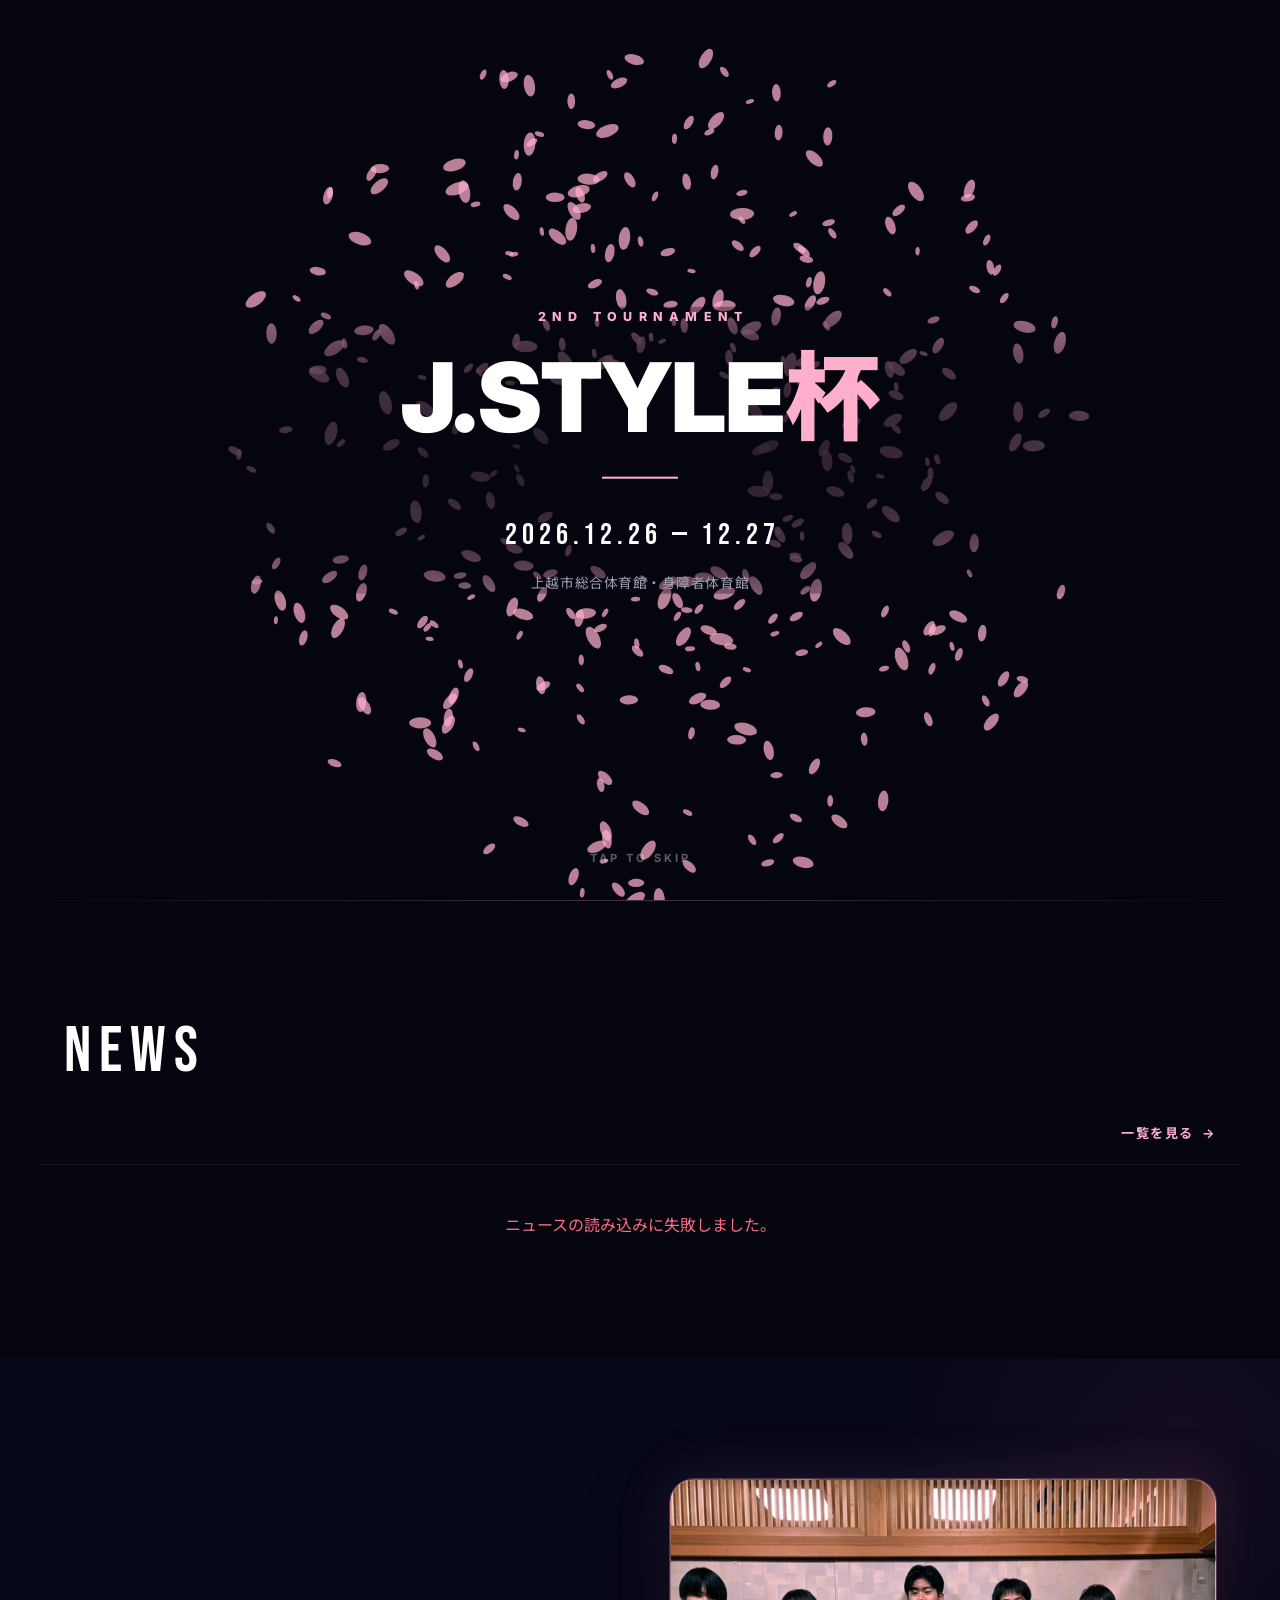
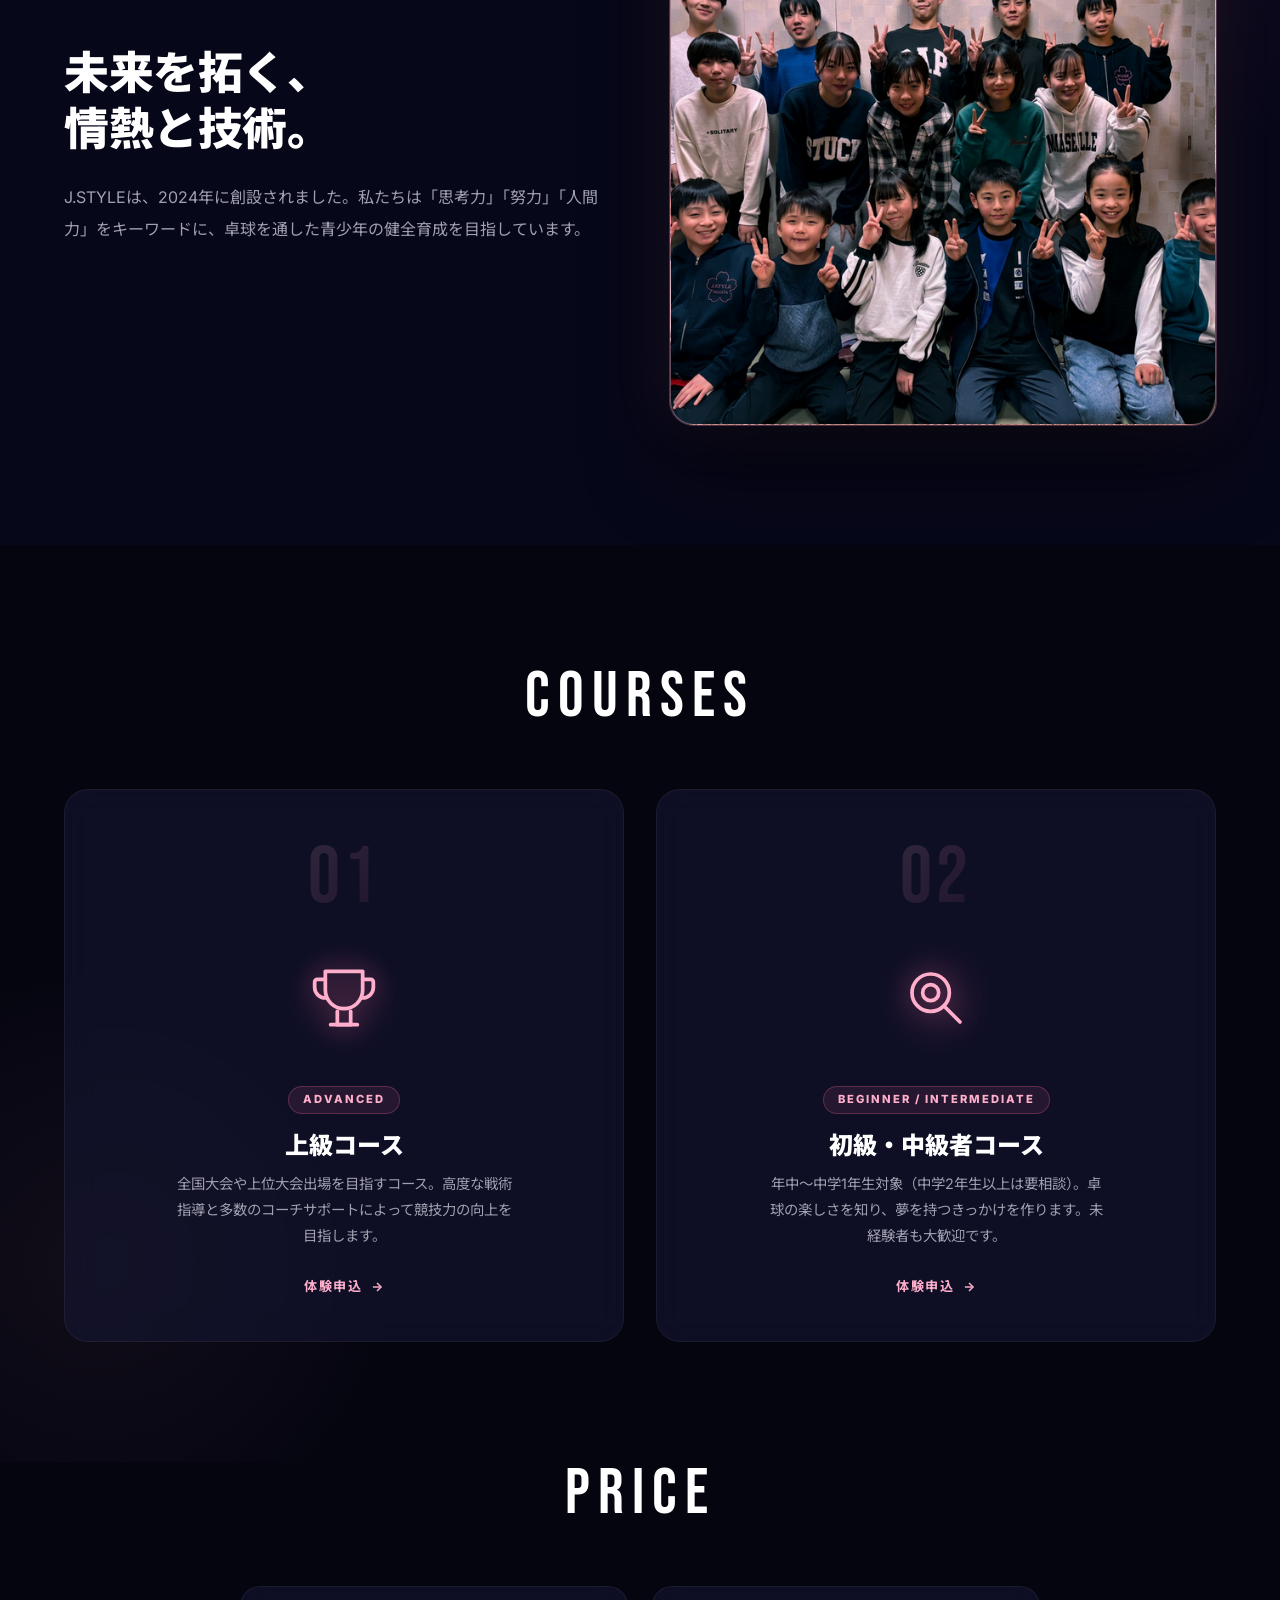
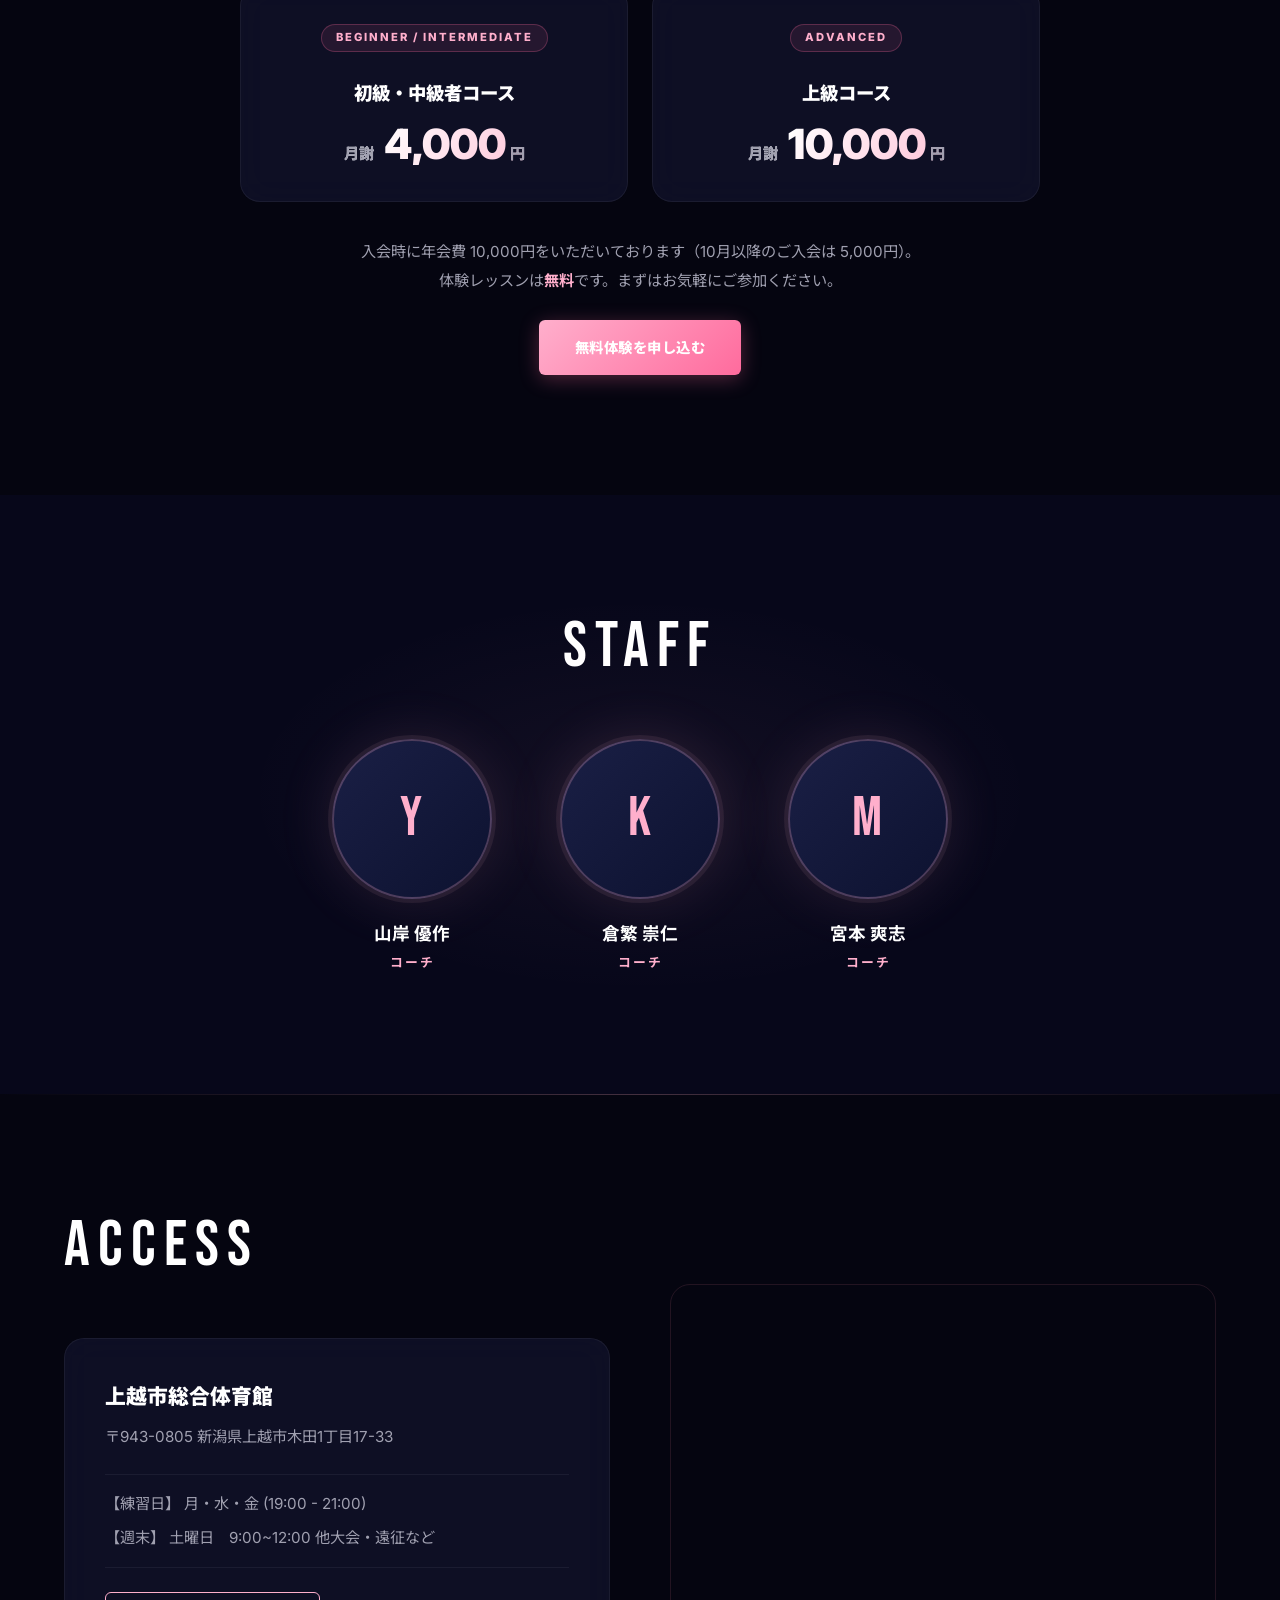
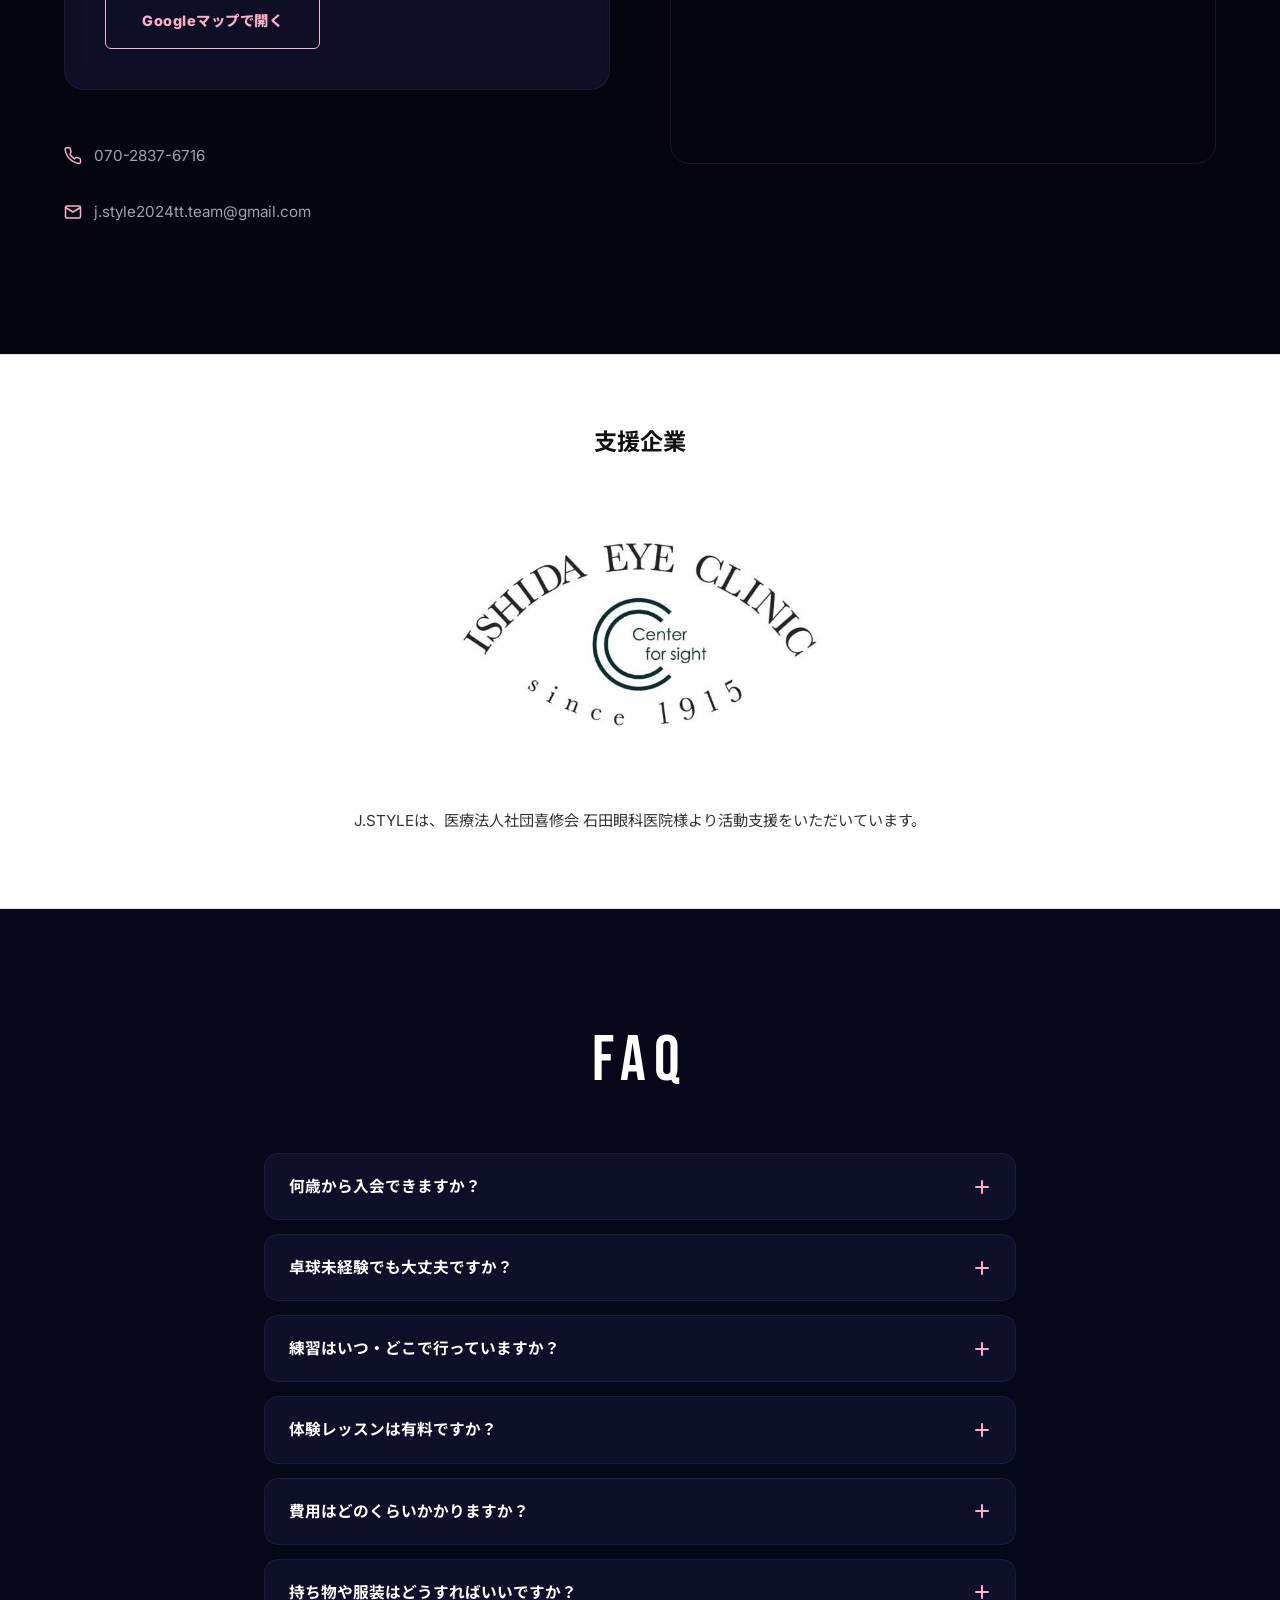
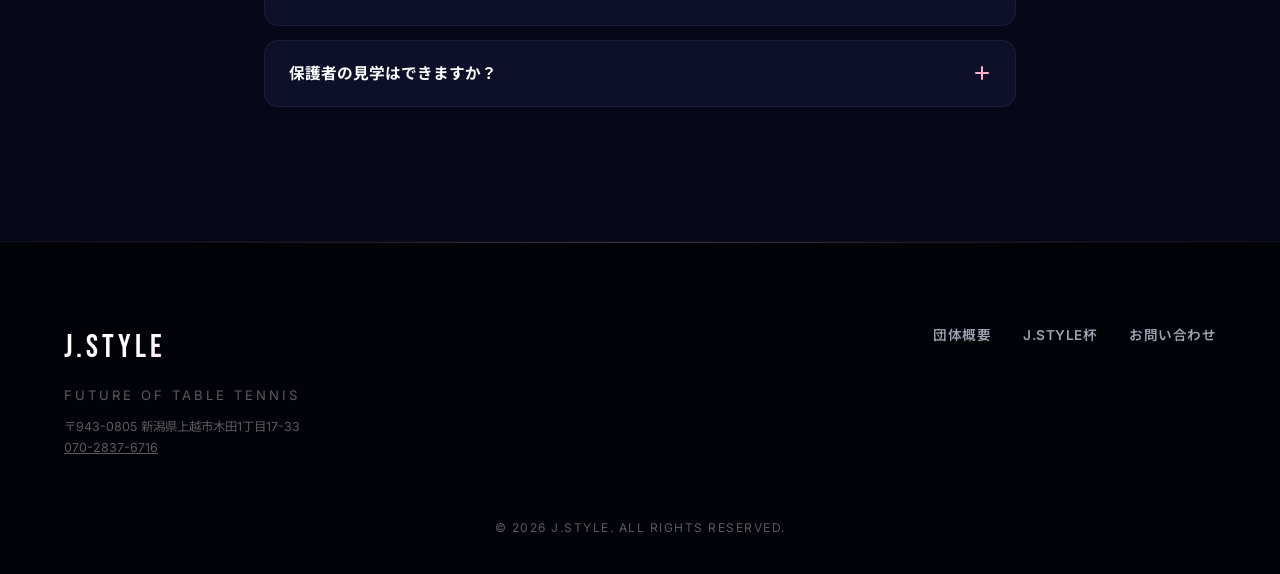
<file: index.html>
<!DOCTYPE html>
<html lang="ja">

<head>
    <meta charset="UTF-8">
    <meta name="viewport" content="width=device-width, initial-scale=1.0">
    <title>J.STYLE | 上越市の卓球ジュニアチーム</title>
    <!-- SEO & Metadata -->
    <meta name="description" content="新潟県上越市の卓球ジュニアチーム J.STYLE。未来のトップアスリート育成を目指し、初心者から上級者まで情熱的に指導。体験レッスン受付中。">
    <link rel="canonical" href="https://jstyle-tt.jp/">
    <!-- OGP -->
    <meta property="og:title" content="J.STYLE | 上越市の卓球ジュニアチーム">
    <meta property="og:description" content="未来のトップアスリートを、ここ上越から。J.STYLE。">
    <meta property="og:type" content="website">
    <meta property="og:url" content="https://jstyle-tt.jp/">
    <meta property="og:image" content="https://jstyle-tt.jp/assets/hero.png">
    <meta property="og:locale" content="ja_JP">
    <meta property="og:site_name" content="J.STYLE | 上越市の卓球ジュニアチーム">
    <!-- Twitter Card -->
    <meta name="twitter:card" content="summary_large_image">
    <meta name="twitter:title" content="J.STYLE | 上越市の卓球ジュニアチーム">
    <meta name="twitter:description" content="未来のトップアスリートを、ここ上越から。J.STYLE。">
    <meta name="twitter:image" content="https://jstyle-tt.jp/assets/hero.png">
    <!-- Icons -->
    <link rel="icon" type="image/svg+xml" href="assets/favicon.svg">
    <!-- Styles & Fonts -->
    <link rel="preconnect" href="https://fonts.googleapis.com">
    <link rel="preconnect" href="https://fonts.gstatic.com" crossorigin>
    <link rel="stylesheet" href="style.css">
    <link
        href="https://fonts.googleapis.com/css2?family=Bebas+Neue&family=Inter:wght@400;700;900&family=Noto+Sans+JP:wght@400;700;900&display=swap"
        rel="stylesheet">
    <!-- JSON-LD -->
    <script type="application/ld+json">
    {
      "@context": "https://schema.org",
      "@type": "SportsOrganization",
      "name": "J.STYLE",
      "alternateName": "ジェイスタイル",
      "description": "新潟県上越市の卓球ジュニアチーム。初心者から上級者まで、思考力・努力・人間力を軸に選手を育成。",
      "url": "https://jstyle-tt.jp/",
      "telephone": "070-2837-6716",
      "email": "j.style2024tt.team@gmail.com",
      "sport": "卓球",
      "areaServed": "上越市",
      "sponsor": {
        "@type": "Organization",
        "name": "医療法人社団喜修会 石田眼科医院",
        "url": "https://ishidaeye.com/"
      },
      "address": {
        "@type": "PostalAddress",
        "postalCode": "943-0805",
        "addressLocality": "上越市",
        "addressRegion": "新潟県",
        "streetAddress": "木田1丁目17-33",
        "addressCountry": "JP"
      },
      "openingHoursSpecification": [
        {
          "@type": "OpeningHoursSpecification",
          "dayOfWeek": ["Monday", "Wednesday", "Friday"],
          "opens": "19:00",
          "closes": "21:00"
        },
        {
          "@type": "OpeningHoursSpecification",
          "dayOfWeek": "Saturday",
          "opens": "09:00",
          "closes": "12:00"
        }
      ]
    }
    </script>
    <script type="application/ld+json">
    {
      "@context": "https://schema.org",
      "@type": "FAQPage",
      "mainEntity": [
        {
          "@type": "Question",
          "name": "何歳から入会できますか？",
          "acceptedAnswer": {
            "@type": "Answer",
            "text": "年中（幼児）から中学1年生までが対象です。中学2年生以上は要相談です。まずは初級・中級者コースからスタートし、レベルに応じて上級コースへ進むことができます。"
          }
        },
        {
          "@type": "Question",
          "name": "卓球未経験でも大丈夫ですか？",
          "acceptedAnswer": {
            "@type": "Answer",
            "text": "未経験者も大歓迎です。卓球の楽しさを知るところから、コーチが一人ひとりのレベルに合わせて丁寧に指導します。"
          }
        },
        {
          "@type": "Question",
          "name": "練習はいつ・どこで行っていますか？",
          "acceptedAnswer": {
            "@type": "Answer",
            "text": "月・水・金曜日の19:00〜21:00と、土曜日の9:00〜12:00に練習しています。会場は上越市総合体育館（新潟県上越市木田1丁目17-33）です。"
          }
        },
        {
          "@type": "Question",
          "name": "体験レッスンは有料ですか？",
          "acceptedAnswer": {
            "@type": "Answer",
            "text": "体験は無料です。お問い合わせフォーム・お電話・メールのいずれかからお気軽にお申し込みください。"
          }
        },
        {
          "@type": "Question",
          "name": "費用はどのくらいかかりますか？",
          "acceptedAnswer": {
            "@type": "Answer",
            "text": "月謝は初級・中級者コースが4,000円、上級コースが10,000円です。別途、入会時に年会費10,000円をいただいております（10月以降のご入会は5,000円）。"
          }
        },
        {
          "@type": "Question",
          "name": "持ち物や服装はどうすればいいですか？",
          "acceptedAnswer": {
            "@type": "Answer",
            "text": "ラケットはこちらで貸し出しますので、体験時にご用意いただく必要はありません。シューズは、体育館で運動できる靴（室内用の運動靴）を履いてきてください。動きやすい服装でお越しください。"
          }
        },
        {
          "@type": "Question",
          "name": "保護者の見学はできますか？",
          "acceptedAnswer": {
            "@type": "Answer",
            "text": "はい、保護者の方の見学も可能です。お子さまの練習の様子やチームの雰囲気を、ぜひご覧ください。"
          }
        }
      ]
    }
    </script>
</head>

<body class="loading">
    <!-- Opening Animation Overlay -->
    <div id="opening-overlay">
        <canvas id="opening-canvas"></canvas>
        <div class="branding-overlay-content" id="opening-default">
            <p class="opening-logo">J.STYLE<span class="underline"></span></p>
            <p class="opening-subtitle">Future of Table Tennis</p>
        </div>
        <!-- 大会期間中だけ表示するオープニング（config.js の cupPromo で制御） -->
        <div class="branding-overlay-content cup-opening" id="opening-cup" hidden>
            <p class="cup-opening-label"></p>
            <p class="cup-opening-name"><span class="cup-opening-name-main"></span><span class="cup-opening-name-accent"></span></p>
            <span class="cup-opening-rule" aria-hidden="true"></span>
            <p class="cup-opening-date"></p>
            <p class="cup-opening-venue"></p>
        </div>
        <p class="opening-skip">Tap to skip</p>
    </div>

    <!-- 大会の期間限定告知バー（config.js の cupPromo で日付制御。期間外は表示されません） -->
    <a class="cup-bar" id="cup-bar" href="jstyle-cup.html" hidden>
        <span class="cup-bar-text" id="cup-bar-text"></span>
        <span class="cup-bar-arrow" aria-hidden="true">&rsaquo;</span>
        <button class="cup-bar-close" id="cup-bar-close" type="button" aria-label="この告知を閉じる">&times;</button>
    </a>

    <header class="main-header">
        <div class="header-inner">
            <h1 class="logo">J.STYLE<span style="position:absolute;width:1px;height:1px;overflow:hidden;clip:rect(0,0,0,0);white-space:nowrap"> | 上越市の卓球ジュニアチーム</span></h1>
            <nav class="main-nav" id="main-nav">
                <ul>
                    <li><a href="#news">NEWS</a></li>
                    <li><a href="#about">ABOUT</a></li>
                    <li><a href="#courses">COURSES</a></li>
                    <li><a href="#staff">STAFF</a></li>
                    <li><a href="#access">ACCESS</a></li>
                    <li><a href="jstyle-cup.html" style="color: var(--accent-pink);">J.STYLE杯</a></li>
                    <li><a href="contact.html">お問い合わせ</a></li>
                </ul>
            </nav>
            <a href="contact.html" class="cta-button-small">体験申込</a>
            <button class="hamburger" id="hamburger" aria-label="メニュー" aria-controls="main-nav" aria-expanded="false">
                <span></span><span></span><span></span>
            </button>
        </div>
    </header>

    <main>
        <!-- Hero Section -->
        <section class="hero-premium">
            <canvas id="sakura-canvas"></canvas>
            <div class="hero-content">
                <span class="sub-lead reveal">FUTURE OF TABLE TENNIS</span>
                <h2 class="main-lead reveal">未来のアスリートを<br><span class="highlight">ここ上越から。</span></h2>
                <p class="description reveal">J.STYLEは、全国大会などで活躍できる選手の育成と、卓球を通じた人間形成を目指すジュニアチームです。</p>
                <div class="hero-actions reveal">
                    <a href="#courses" class="btn btn-primary">コース紹介を見る</a>
                    <a href="contact.html" class="btn btn-outline">お問い合わせ</a>
                </div>
            </div>
            <div class="hero-scroll">SCROLL</div>
        </section>

        <!-- News Section -->
        <section id="news" class="news-section">
            <div class="section-header container">
                <h2 class="section-title">NEWS</h2>
                <a href="news-list.html" class="view-all">一覧を見る</a>
            </div>
            <div id="news-container" class="news-grid container">
                <!-- ここにJavaScriptでニュースが追加されます -->
                <div class="loading-text" style="color: var(--text-dim); grid-column: 1/-1; text-align: center;">
                    Loading...</div>
            </div>
        </section>

        <!-- About/Philosophy -->
        <section id="about" class="about-section dark-bg">
            <div class="container grid-2">
                <div class="about-text">
                    <h2 class="reveal">未来を拓く、<br>情熱と技術。</h2>
                    <p class="reveal">
                        J.STYLEは、2024年に創設されました。私たちは「思考力」「努力」「人間力」をキーワードに、卓球を通した青少年の健全育成を目指しています。
                    </p>
                </div>
                <div class="about-image reveal">
                    <div class="image-box premium-border"></div>
                </div>
            </div>
        </section>

        <!-- Courses -->
        <section id="courses" class="courses-section">
            <div class="container">
                <h2 class="section-title text-center">COURSES</h2>
                <div class="course-grid">
                    <!-- 上級コース -->
                    <div class="course-card reveal">
                        <span class="course-num">01</span>
                        <div class="course-icon-wrap">
                            <!-- トロフィーアイコン -->
                            <svg xmlns="http://www.w3.org/2000/svg" width="64" height="64" viewBox="0 0 24 24" fill="none" stroke="currentColor" stroke-width="1.4" stroke-linecap="round" stroke-linejoin="round">
                                <polyline points="14.5 17 14.5 22 9.5 22 9.5 17"/>
                                <line x1="7" y1="22" x2="17" y2="22"/>
                                <path d="M5 2h14v7a7 7 0 0 1-14 0V2z"/>
                                <path d="M5 5H2a1 1 0 0 0-1 1v2a4 4 0 0 0 4 4"/>
                                <path d="M19 5h3a1 1 0 0 1 1 1v2a4 4 0 0 1-4 4"/>
                            </svg>
                        </div>
                        <span class="course-tag">Advanced</span>
                        <div class="course-info">
                            <h3>上級コース</h3>
                            <p>全国大会や上位大会出場を目指すコース。高度な戦術指導と多数のコーチサポートによって競技力の向上を目指します。</p>
                            <a href="contact.html" class="course-link">
                                体験申込
                                <svg xmlns="http://www.w3.org/2000/svg" width="14" height="14" viewBox="0 0 24 24" fill="none" stroke="currentColor" stroke-width="2.5"><line x1="5" y1="12" x2="19" y2="12"/><polyline points="12 5 19 12 12 19"/></svg>
                            </a>
                        </div>
                    </div>
                    <!-- 初級・中級コース -->
                    <div class="course-card reveal">
                        <span class="course-num">02</span>
                        <div class="course-icon-wrap">
                            <!-- 卓球ラケットアイコン -->
                            <svg xmlns="http://www.w3.org/2000/svg" width="64" height="64" viewBox="0 0 24 24" fill="none" stroke="currentColor" stroke-width="1.4" stroke-linecap="round" stroke-linejoin="round">
                                <circle cx="10" cy="10" r="7"/>
                                <line x1="15" y1="15" x2="21" y2="21"/>
                                <circle cx="10" cy="10" r="3"/>
                            </svg>
                        </div>
                        <span class="course-tag">Beginner / Intermediate</span>
                        <div class="course-info">
                            <h3>初級・中級者コース</h3>
                            <p>年中〜中学1年生対象（中学2年生以上は要相談）。卓球の楽しさを知り、夢を持つきっかけを作ります。未経験者も大歓迎です。</p>
                            <a href="contact.html" class="course-link">
                                体験申込
                                <svg xmlns="http://www.w3.org/2000/svg" width="14" height="14" viewBox="0 0 24 24" fill="none" stroke="currentColor" stroke-width="2.5"><line x1="5" y1="12" x2="19" y2="12"/><polyline points="12 5 19 12 12 19"/></svg>
                            </a>
                        </div>
                    </div>
                </div>
            </div>
        </section>

        <!-- Price -->
        <section id="price" class="price-section">
            <div class="container">
                <h2 class="section-title text-center">PRICE</h2>
                <div class="price-grid">
                    <div class="price-card reveal">
                        <span class="course-tag">Beginner / Intermediate</span>
                        <h3>初級・中級者コース</h3>
                        <p class="price-amount"><span class="price-yen">月謝</span>4,000<span class="price-unit">円</span></p>
                    </div>
                    <div class="price-card reveal">
                        <span class="course-tag">Advanced</span>
                        <h3>上級コース</h3>
                        <p class="price-amount"><span class="price-yen">月謝</span>10,000<span class="price-unit">円</span></p>
                    </div>
                </div>
                <div class="price-notes reveal">
                    <p>入会時に年会費 10,000円をいただいております（10月以降のご入会は 5,000円）。</p>
                    <p>体験レッスンは<strong>無料</strong>です。まずはお気軽にご参加ください。</p>
                    <a href="contact.html" class="btn btn-primary">無料体験を申し込む</a>
                </div>
            </div>
        </section>

        <!-- Players & Staff -->
        <section id="staff" class="staff-section dark-bg">
            <div class="container">
                <h2 class="section-title text-center">STAFF</h2>
                <div class="avatar-grid">
                    <div class="staff-card reveal">
                        <div class="placeholder-avatar">Y</div>
                        <h4>山岸 優作</h4>
                        <p>コーチ</p>
                    </div>
                    <div class="staff-card reveal">
                        <div class="placeholder-avatar">K</div>
                        <h4>倉繁 崇仁</h4>
                        <p>コーチ</p>
                    </div>
                    <div class="staff-card reveal">
                        <div class="placeholder-avatar">M</div>
                        <h4>宮本 爽志</h4>
                        <p>コーチ</p>
                    </div>
                </div>
            </div>
        </section>

        <!-- Access / Facility -->
        <section id="access" class="access-section">
            <div class="container grid-2">
                <div class="access-info">
                    <h2 class="section-title">ACCESS</h2>
                    <div class="facility-card reveal">
                        <h3>上越市総合体育館</h3>
                        <p>〒943-0805 新潟県上越市木田1丁目17-33</p>
                        <div class="schedule-mini">
                            <p>【練習日】 月・水・金 (19:00 - 21:00)</p>
                            <p>【週末】 土曜日　9:00~12:00 他大会・遠征など</p>
                        </div>
                        <a href="https://www.google.com/maps/place/%E4%B8%8A%E8%B6%8A%E5%B8%82%E7%B7%8F%E5%90%88%E4%BD%93%E8%82%B2%E9%A4%A8/@37.146295,138.236044,17z/data=!3m1!4b1!4m6!3m5!1s0x5ff67778c9a4b21f:0x347e4f1d96a37b6d!8m2!3d37.146295!4d138.236044!16s%2Fg%2F1tfxxwmj"
                            class="btn btn-outline" target="_blank">Googleマップで開く</a>
                    </div>
                    <div class="contact-mini reveal">
                        <a href="tel:070-2837-6716" class="contact-item">
                            <svg xmlns="http://www.w3.org/2000/svg" width="18" height="18" viewBox="0 0 24 24" fill="none" stroke="currentColor" stroke-width="2" stroke-linecap="round" stroke-linejoin="round"><path d="M22 16.92v3a2 2 0 0 1-2.18 2 19.79 19.79 0 0 1-8.63-3.07A19.5 19.5 0 0 1 4.63 12a19.79 19.79 0 0 1-3.07-8.67A2 2 0 0 1 3.54 1h3a2 2 0 0 1 2 1.72 12.84 12.84 0 0 0 .7 2.81 2 2 0 0 1-.45 2.11L8.09 9.91a16 16 0 0 0 6 6l1.27-1.27a2 2 0 0 1 2.11-.45 12.84 12.84 0 0 0 2.81.7A2 2 0 0 1 22 16.92z"/></svg>
                            070-2837-6716
                        </a>
                        <a href="mailto:j.style2024tt.team@gmail.com" class="contact-item">
                            <svg xmlns="http://www.w3.org/2000/svg" width="18" height="18" viewBox="0 0 24 24" fill="none" stroke="currentColor" stroke-width="2" stroke-linecap="round" stroke-linejoin="round"><path d="M4 4h16c1.1 0 2 .9 2 2v12c0 1.1-.9 2-2 2H4c-1.1 0-2-.9-2-2V6c0-1.1.9-2 2-2z"/><polyline points="22,6 12,12 2,6"/></svg>
                            j.style2024tt.team@gmail.com
                        </a>
                    </div>
                </div>
                <div class="map-container reveal">
                    <iframe title="上越市総合体育館の地図"
                        src="https://www.google.com/maps/embed?pb=!1m18!1m12!1m3!1d1590.1706689626353!2d138.23604439999998!3d37.14629499999999!2m3!1f0!2f0!3f0!3m2!1i1024!2i768!4f13.1!3m3!1m2!1s0x5ff67778c9a4b21f%3A0x347e4f1d96a37b6d!2z5LiK6BKK5biC576U5ZCI5L2T6IKy6aSo!5e0!3m2!1sja!2sjp!4v1741080665324!5m2!1sja!2sjp"
                        width="100%" height="100%" style="border:0;" allowfullscreen="" loading="lazy"
                        referrerpolicy="no-referrer-when-downgrade"></iframe>
                </div>
            </div>
        </section>

        <!-- Supporting Organization -->
        <section id="supporters" class="supporters-section">
            <div class="container supporters-inner reveal">
                <h2>支援企業</h2>
                <a href="https://ishidaeye.com/" target="_blank" rel="noopener noreferrer" class="supporters-logo-link" aria-label="石田眼科医院公式サイト">
                    <img src="assets/ishida-eye-clinic-logo.jpg" alt="ISHIDA EYE CLINIC Center for sight since 1915">
                </a>
                <p>J.STYLEは、医療法人社団喜修会 石田眼科医院様より活動支援をいただいています。</p>
            </div>
        </section>

        <!-- FAQ -->
        <section id="faq" class="faq-section dark-bg">
            <div class="container faq-container">
                <h2 class="section-title text-center">FAQ</h2>
                <details class="faq-item reveal">
                    <summary>何歳から入会できますか？<span class="faq-icon" aria-hidden="true"></span></summary>
                    <p>年中（幼児）から中学1年生までが対象です。中学2年生以上は要相談です。まずは初級・中級者コースからスタートし、レベルに応じて上級コースへ進むことができます。</p>
                </details>
                <details class="faq-item reveal">
                    <summary>卓球未経験でも大丈夫ですか？<span class="faq-icon" aria-hidden="true"></span></summary>
                    <p>未経験者も大歓迎です。卓球の楽しさを知るところから、コーチが一人ひとりのレベルに合わせて丁寧に指導します。</p>
                </details>
                <details class="faq-item reveal">
                    <summary>練習はいつ・どこで行っていますか？<span class="faq-icon" aria-hidden="true"></span></summary>
                    <p>月・水・金曜日の19:00〜21:00と、土曜日の9:00〜12:00に練習しています（週末は大会・遠征になる場合もあります）。会場は上越市総合体育館（新潟県上越市木田1丁目17-33）です。</p>
                </details>
                <details class="faq-item reveal">
                    <summary>体験レッスンは有料ですか？<span class="faq-icon" aria-hidden="true"></span></summary>
                    <p>体験は無料です。お問い合わせフォーム・お電話・メールのいずれかからお気軽にお申し込みください。</p>
                </details>
                <details class="faq-item reveal">
                    <summary>費用はどのくらいかかりますか？<span class="faq-icon" aria-hidden="true"></span></summary>
                    <p>月謝は初級・中級者コースが4,000円、上級コースが10,000円です。別途、入会時に年会費10,000円をいただいております（10月以降のご入会は5,000円）。</p>
                </details>
                <details class="faq-item reveal">
                    <summary>持ち物や服装はどうすればいいですか？<span class="faq-icon" aria-hidden="true"></span></summary>
                    <p>ラケットはこちらで貸し出しますので、体験時にご用意いただく必要はありません。シューズは、体育館で運動できる靴（室内用の運動靴）を履いてきてください。動きやすい服装でお越しください。</p>
                </details>
                <details class="faq-item reveal">
                    <summary>保護者の見学はできますか？<span class="faq-icon" aria-hidden="true"></span></summary>
                    <p>はい、保護者の方の見学も可能です。お子さまの練習の様子やチームの雰囲気を、ぜひご覧ください。</p>
                </details>
            </div>
        </section>
    </main>

    <footer class="main-footer">
        <div class="container">
            <div class="footer-grid">
                <div class="footer-brand">
                    <a href="index.html" class="logo">J.STYLE</a>
                    <p>Future of Table Tennis</p>
                    <address style="font-style:normal;font-size:0.78rem;color:var(--text-dim);margin-top:10px;line-height:1.7;">
                        〒943-0805 新潟県上越市木田1丁目17-33<br>
                        <a href="tel:070-2837-6716" style="color:inherit;">070-2837-6716</a>
                    </address>
                </div>
                <div class="footer-links">
                    <ul>
                        <li><a href="#about">団体概要</a></li>
                        <li><a href="jstyle-cup.html">J.STYLE杯</a></li>
                        <li><a href="contact.html">お問い合わせ</a></li>
                    </ul>
                </div>
            </div>
            <p class="copyright">© 2026 J.STYLE. All rights reserved.</p>
        </div>
    </footer>

    <script src="config.js"></script>
    <script src="script.js"></script>
</body>

</html>
</file>
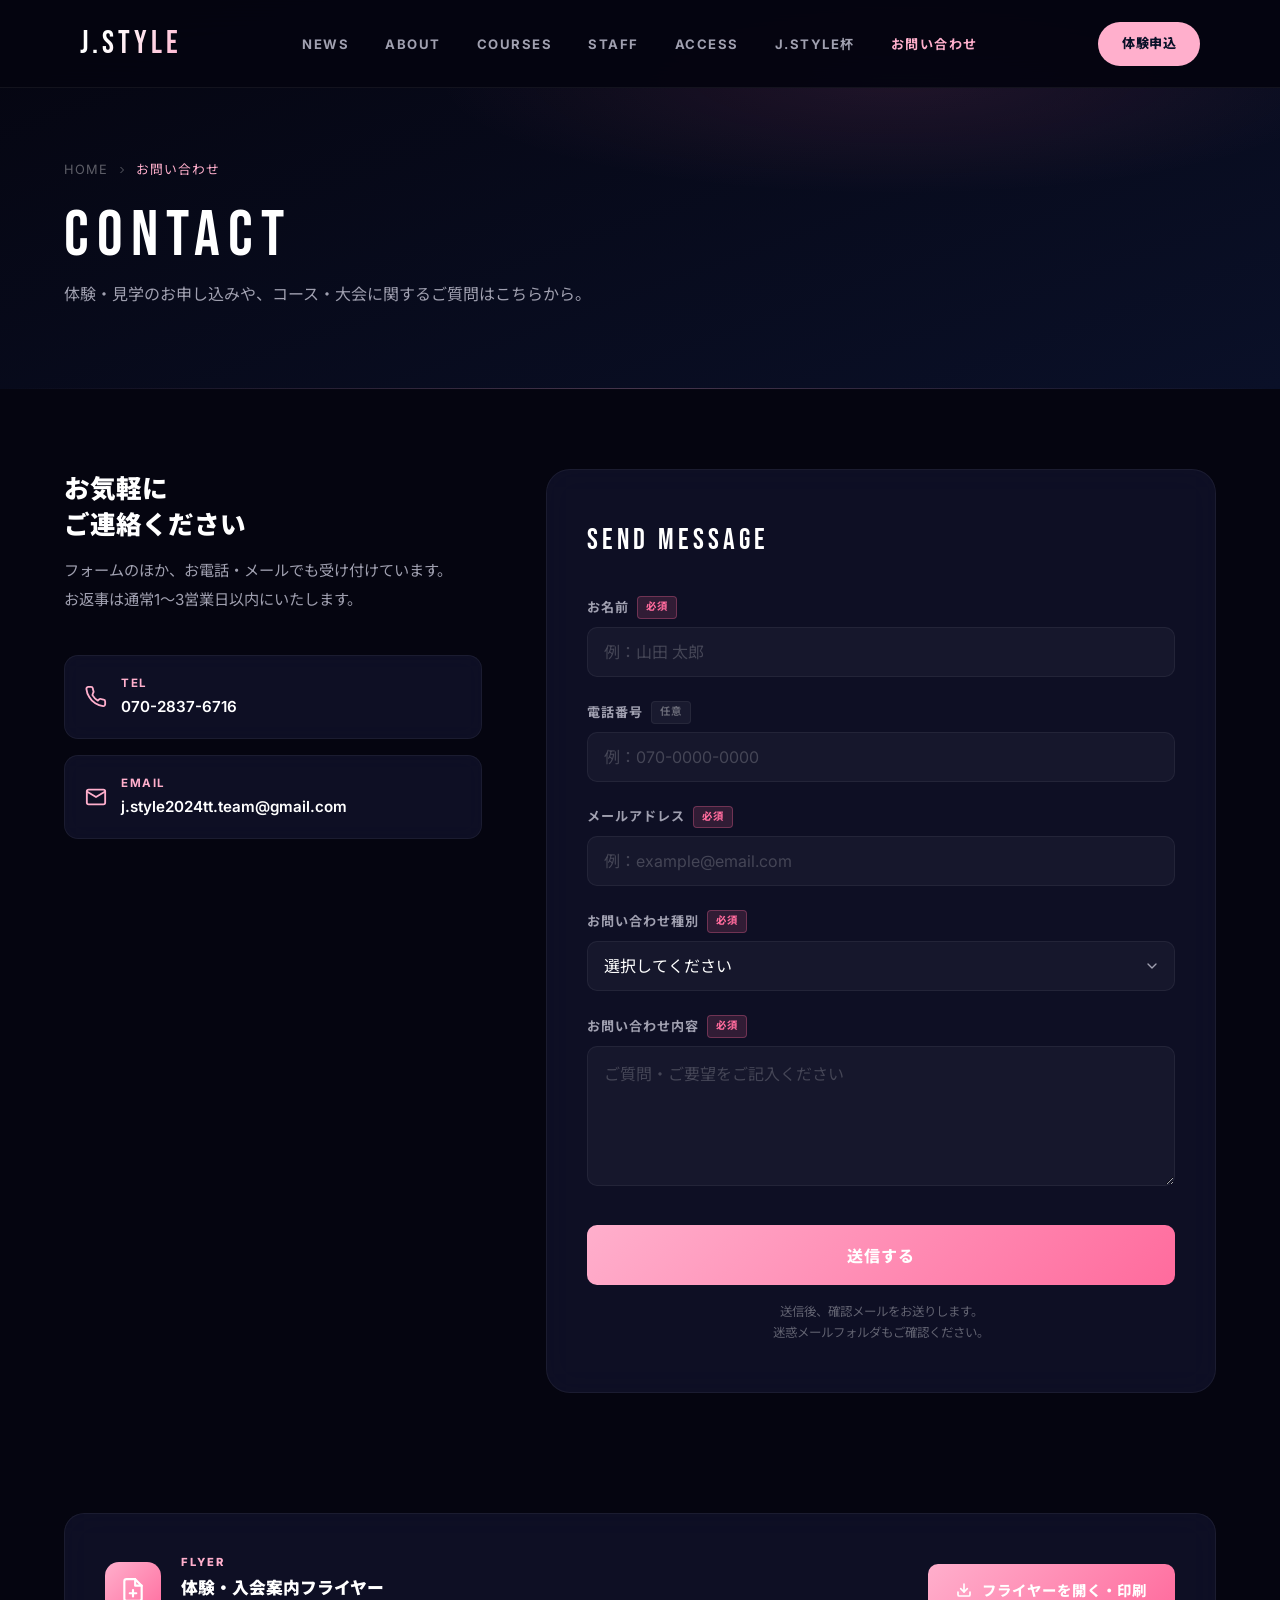
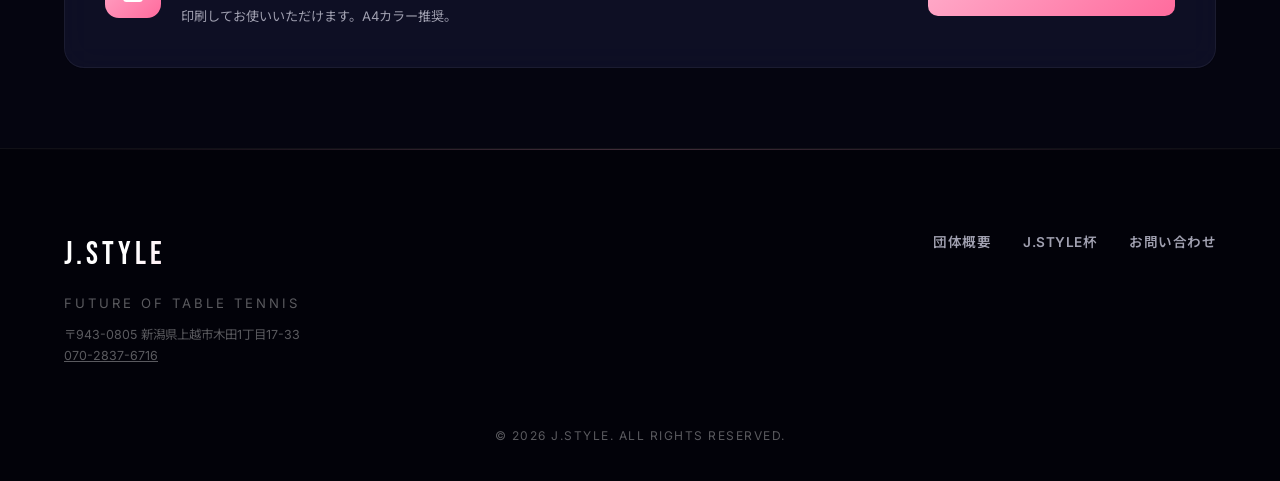
<file: contact.html>
<!DOCTYPE html>
<html lang="ja">

<head>
    <meta charset="UTF-8">
    <meta name="viewport" content="width=device-width, initial-scale=1.0">
    <title>お問い合わせ・体験申込 | J.STYLE 上越市の卓球チーム</title>
    <meta name="description" content="新潟県上越市の卓球ジュニアチーム J.STYLEへのお問い合わせ・体験申込はこちら。卓球のコース、料金についてのご質問もお気軽にどうぞ。">
    <link rel="canonical" href="https://jstyle-tt.jp/contact.html">
    <!-- OGP -->
    <meta property="og:title" content="お問い合わせ・体験申込 | J.STYLE 上越市の卓球チーム">
    <meta property="og:description" content="新潟県上越市の卓球ジュニアチーム J.STYLEへのお問い合わせ・体験申込。">
    <meta property="og:type" content="website">
    <meta property="og:url" content="https://jstyle-tt.jp/contact.html">
    <meta property="og:image" content="https://jstyle-tt.jp/assets/hero.png">
    <meta property="og:locale" content="ja_JP">
    <meta property="og:site_name" content="J.STYLE | 上越市の卓球ジュニアチーム">
    <!-- Twitter Card -->
    <meta name="twitter:card" content="summary_large_image">
    <meta name="twitter:title" content="お問い合わせ・体験申込 | J.STYLE 上越市の卓球チーム">
    <meta name="twitter:description" content="新潟県上越市の卓球ジュニアチーム J.STYLEへのお問い合わせ・体験申込。">
    <meta name="twitter:image" content="https://jstyle-tt.jp/assets/hero.png">
    <!-- BreadcrumbList JSON-LD -->
    <script type="application/ld+json">
    {
      "@context": "https://schema.org",
      "@type": "BreadcrumbList",
      "itemListElement": [
        {
          "@type": "ListItem",
          "position": 1,
          "name": "ホーム",
          "item": "https://jstyle-tt.jp/"
        },
        {
          "@type": "ListItem",
          "position": 2,
          "name": "お問い合わせ",
          "item": "https://jstyle-tt.jp/contact.html"
        }
      ]
    }
    </script>
    <link rel="icon" type="image/svg+xml" href="assets/favicon.svg">
    <link rel="preconnect" href="https://fonts.googleapis.com">
    <link rel="preconnect" href="https://fonts.gstatic.com" crossorigin>
    <link rel="stylesheet" href="style.css">
    <link
        href="https://fonts.googleapis.com/css2?family=Bebas+Neue&family=Inter:wght@400;700;900&family=Noto+Sans+JP:wght@400;700;900&display=swap"
        rel="stylesheet">
    <style>
        .contact-hero {
            padding: 160px 0 80px;
            position: relative;
            background:
                radial-gradient(ellipse 60% 50% at 70% 20%, rgba(255, 107, 157, 0.1) 0%, transparent 60%),
                linear-gradient(160deg, #050510 0%, #0a1028 100%);
        }

        .contact-hero::after {
            content: '';
            position: absolute;
            bottom: 0;
            left: 0;
            right: 0;
            height: 1px;
            background: linear-gradient(to right, transparent, var(--border-accent), transparent);
        }

        .breadcrumb {
            display: flex;
            align-items: center;
            gap: 8px;
            margin-bottom: 24px;
            font-size: 0.8rem;
            color: var(--text-dim);
            letter-spacing: 1px;
        }

        .breadcrumb a {
            color: var(--text-dim);
            text-decoration: none;
            transition: color 0.2s;
        }

        .breadcrumb a:hover { color: var(--accent-pink); }
        .breadcrumb span { color: var(--accent-pink); }

        .contact-section {
            padding: 80px 0 120px;
        }

        .contact-layout {
            display: grid;
            grid-template-columns: 1fr 1.6fr;
            gap: 64px;
            align-items: start;
        }

        @media (max-width: 900px) {
            .contact-layout {
                grid-template-columns: 1fr;
                gap: 48px;
            }
        }

        /* ===== LEFT INFO ===== */
        .contact-info h2 {
            font-family: 'Noto Sans JP', sans-serif;
            font-size: 1.6rem;
            font-weight: 900;
            margin-bottom: 16px;
            line-height: 1.4;
        }

        .contact-info p {
            color: var(--text-gray);
            font-size: 0.95rem;
            line-height: 1.9;
            margin-bottom: 40px;
        }

        .contact-direct {
            display: flex;
            flex-direction: column;
            gap: 16px;
        }

        .contact-direct-item {
            display: flex;
            align-items: center;
            gap: 14px;
            padding: 18px 20px;
            background: var(--card-bg);
            border: 1px solid var(--border-subtle);
            border-radius: 14px;
            text-decoration: none;
            transition: var(--transition);
            min-height: 64px;
            backdrop-filter: blur(10px);
        }

        .contact-direct-item:hover {
            border-color: var(--border-accent);
            transform: translateX(4px);
        }

        .contact-direct-item svg {
            color: var(--accent-pink);
            flex-shrink: 0;
        }

        .contact-direct-item .label {
            font-size: 0.72rem;
            font-weight: 700;
            letter-spacing: 1.5px;
            color: var(--accent-pink);
            text-transform: uppercase;
            display: block;
            margin-bottom: 2px;
        }

        .contact-direct-item .value {
            font-size: 0.95rem;
            color: var(--text-white);
            font-weight: 600;
        }

        /* ===== FORM ===== */
        .contact-form-wrap {
            background: var(--card-bg);
            border: 1px solid var(--border-subtle);
            border-radius: 24px;
            padding: 48px 40px;
            backdrop-filter: blur(16px);
        }

        @media (max-width: 600px) {
            .contact-form-wrap {
                padding: 32px 20px;
            }
        }

        .form-title {
            font-family: var(--font-display);
            font-size: 1.8rem;
            letter-spacing: 4px;
            margin-bottom: 32px;
            color: var(--text-white);
        }

        .form-group {
            margin-bottom: 24px;
        }

        .form-label {
            display: flex;
            align-items: center;
            gap: 8px;
            font-size: 0.82rem;
            font-weight: 700;
            letter-spacing: 1px;
            color: var(--text-gray);
            margin-bottom: 8px;
        }

        .required-badge {
            display: inline-block;
            padding: 2px 8px;
            background: rgba(255, 107, 157, 0.15);
            color: var(--accent-pink-deep);
            border: 1px solid rgba(255, 107, 157, 0.3);
            border-radius: 4px;
            font-size: 0.65rem;
            font-weight: 800;
            letter-spacing: 1px;
        }

        .optional-badge {
            display: inline-block;
            padding: 2px 8px;
            background: rgba(255, 255, 255, 0.05);
            color: var(--text-dim);
            border: 1px solid var(--border-subtle);
            border-radius: 4px;
            font-size: 0.65rem;
            font-weight: 700;
            letter-spacing: 1px;
        }

        .form-input,
        .form-select,
        .form-textarea {
            width: 100%;
            background: rgba(255, 255, 255, 0.04);
            border: 1px solid var(--border-subtle);
            border-radius: 10px;
            padding: 14px 16px;
            color: var(--text-white);
            font-size: 1rem;
            font-family: var(--font-main);
            transition: var(--transition-fast);
            outline: none;
            -webkit-appearance: none;
        }

        .form-input::placeholder,
        .form-textarea::placeholder {
            color: rgba(255, 255, 255, 0.2);
        }

        .form-input:focus,
        .form-select:focus,
        .form-textarea:focus {
            border-color: var(--accent-pink);
            background: rgba(255, 175, 204, 0.04);
            box-shadow: 0 0 0 3px rgba(255, 175, 204, 0.08);
        }

        .form-select {
            cursor: pointer;
            background-image: url("data:image/svg+xml,%3Csvg xmlns='http://www.w3.org/2000/svg' width='16' height='16' viewBox='0 0 24 24' fill='none' stroke='%23a0a0b0' stroke-width='2' stroke-linecap='round' stroke-linejoin='round'%3E%3Cpolyline points='6 9 12 15 18 9'/%3E%3C/svg%3E");
            background-repeat: no-repeat;
            background-position: right 14px center;
            padding-right: 40px;
        }

        .form-select option {
            background: #10112a;
            color: var(--text-white);
        }

        .form-textarea {
            resize: vertical;
            min-height: 140px;
            line-height: 1.7;
        }

        .form-submit {
            width: 100%;
            margin-top: 8px;
            background: linear-gradient(135deg, var(--accent-pink), var(--accent-pink-deep));
            color: #fff;
            border: none;
            border-radius: 10px;
            padding: 18px;
            font-size: 1rem;
            font-weight: 800;
            font-family: var(--font-main);
            letter-spacing: 1px;
            cursor: pointer;
            transition: var(--transition);
            min-height: 56px;
            touch-action: manipulation;
        }

        .form-submit:hover {
            transform: translateY(-3px);
            box-shadow: 0 12px 36px rgba(255, 107, 157, 0.4);
        }

        .form-submit:active {
            transform: translateY(0);
        }

        .form-submit:disabled {
            opacity: 0.5;
            cursor: not-allowed;
            transform: none;
        }

        .form-note {
            margin-top: 16px;
            font-size: 0.78rem;
            color: var(--text-dim);
            line-height: 1.7;
            text-align: center;
        }

        /* 送信完了メッセージ */
        .form-success {
            display: none;
            text-align: center;
            padding: 48px 24px;
        }

        .form-success.active {
            display: block;
        }

        .form-success svg {
            color: var(--accent-pink);
            margin-bottom: 20px;
        }

        .form-success h3 {
            font-family: 'Noto Sans JP', sans-serif;
            font-size: 1.4rem;
            font-weight: 900;
            margin-bottom: 12px;
        }

        .form-success p {
            color: var(--text-gray);
            font-size: 0.95rem;
            line-height: 1.8;
        }

        /* エラーメッセージ */
        .field-error {
            display: none;
            font-size: 0.78rem;
            color: var(--color-error, #ff6b82);
            margin-top: 6px;
        }

        .field-error.active {
            display: block;
        }

        .form-input.error,
        .form-select.error,
        .form-textarea.error {
            border-color: var(--color-error, #ff6b82);
        }
    </style>
</head>

<body>
    <header class="main-header" style="background: rgba(5, 5, 16, 0.95);">
        <div class="header-inner">
            <a href="index.html" class="logo">J.STYLE</a>
            <nav class="main-nav" id="main-nav">
                <ul>
                    <li><a href="index.html#news">NEWS</a></li>
                    <li><a href="index.html#about">ABOUT</a></li>
                    <li><a href="index.html#courses">COURSES</a></li>
                    <li><a href="index.html#staff">STAFF</a></li>
                    <li><a href="index.html#access">ACCESS</a></li>
                    <li><a href="jstyle-cup.html">J.STYLE杯</a></li>
                    <li><a href="contact.html" style="color: var(--accent-pink);">お問い合わせ</a></li>
                </ul>
            </nav>
            <a href="contact.html" class="cta-button-small">体験申込</a>
            <button class="hamburger" id="hamburger" aria-label="メニュー" aria-controls="main-nav" aria-expanded="false">
                <span></span><span></span><span></span>
            </button>
        </div>
    </header>

    <main>
        <section class="contact-hero">
            <div class="container">
                <nav class="breadcrumb" aria-label="パンくずリスト">
                    <a href="index.html">HOME</a>
                    <svg xmlns="http://www.w3.org/2000/svg" width="12" height="12" viewBox="0 0 24 24" fill="none" stroke="currentColor" stroke-width="2"><polyline points="9 18 15 12 9 6"/></svg>
                    <span>お問い合わせ</span>
                </nav>
                <h1 class="section-title" style="margin-bottom: 12px;">CONTACT</h1>
                <p style="color: var(--text-gray); font-size: 1rem; line-height: 1.8;">体験・見学のお申し込みや、コース・大会に関するご質問はこちらから。</p>
            </div>
        </section>

        <section class="contact-section">
            <div class="container">
                <div class="contact-layout">
                    <!-- 左：直接連絡先 -->
                    <div class="contact-info">
                        <h2>お気軽に<br>ご連絡ください</h2>
                        <p>フォームのほか、お電話・メールでも受け付けています。<br>お返事は通常1〜3営業日以内にいたします。</p>
                        <div class="contact-direct">
                            <a href="tel:070-2837-6716" class="contact-direct-item">
                                <svg xmlns="http://www.w3.org/2000/svg" width="22" height="22" viewBox="0 0 24 24" fill="none" stroke="currentColor" stroke-width="2" stroke-linecap="round" stroke-linejoin="round"><path d="M22 16.92v3a2 2 0 0 1-2.18 2 19.79 19.79 0 0 1-8.63-3.07A19.5 19.5 0 0 1 4.63 12a19.79 19.79 0 0 1-3.07-8.67A2 2 0 0 1 3.54 1h3a2 2 0 0 1 2 1.72 12.84 12.84 0 0 0 .7 2.81 2 2 0 0 1-.45 2.11L8.09 9.91a16 16 0 0 0 6 6l1.27-1.27a2 2 0 0 1 2.11-.45 12.84 12.84 0 0 0 2.81.7A2 2 0 0 1 22 16.92z"/></svg>
                                <div>
                                    <span class="label">TEL</span>
                                    <span class="value">070-2837-6716</span>
                                </div>
                            </a>
                            <a href="mailto:j.style2024tt.team@gmail.com" class="contact-direct-item">
                                <svg xmlns="http://www.w3.org/2000/svg" width="22" height="22" viewBox="0 0 24 24" fill="none" stroke="currentColor" stroke-width="2" stroke-linecap="round" stroke-linejoin="round"><path d="M4 4h16c1.1 0 2 .9 2 2v12c0 1.1-.9 2-2 2H4c-1.1 0-2-.9-2-2V6c0-1.1.9-2 2-2z"/><polyline points="22,6 12,12 2,6"/></svg>
                                <div>
                                    <span class="label">EMAIL</span>
                                    <span class="value">j.style2024tt.team@gmail.com</span>
                                </div>
                            </a>
                        </div>
                    </div>

                    <!-- 右：フォーム -->
                    <div class="contact-form-wrap">
                        <p class="form-title">SEND MESSAGE</p>

                        <!-- 送信完了 -->
                        <div class="form-success" id="form-success">
                            <svg xmlns="http://www.w3.org/2000/svg" width="56" height="56" viewBox="0 0 24 24" fill="none" stroke="currentColor" stroke-width="1.5" stroke-linecap="round" stroke-linejoin="round"><path d="M22 11.08V12a10 10 0 1 1-5.93-9.14"/><polyline points="22 4 12 14.01 9 11.01"/></svg>
                            <h3>送信が完了しました</h3>
                            <p>お問い合わせありがとうございます。<br>通常1〜3営業日以内にご返信いたします。</p>
                        </div>

                        <!-- フォーム本体 -->
                        <form id="contact-form" action="https://formspree.io/f/maqlebzk" method="POST" novalidate>
                            <input type="hidden" name="_language" value="ja">
                            <input type="hidden" name="_subject" value="【J.STYLE】お問い合わせ">

                            <div class="form-group">
                                <label class="form-label" for="name">
                                    お名前 <span class="required-badge">必須</span>
                                </label>
                                <input class="form-input" type="text" id="name" name="name"
                                    placeholder="例：山田 太郎" autocomplete="name" required>
                                <p class="field-error" id="name-error">お名前を入力してください</p>
                            </div>

                            <div class="form-group">
                                <label class="form-label" for="phone">
                                    電話番号 <span class="optional-badge">任意</span>
                                </label>
                                <input class="form-input" type="tel" id="phone" name="phone"
                                    placeholder="例：070-0000-0000" autocomplete="tel">
                            </div>

                            <div class="form-group">
                                <label class="form-label" for="email">
                                    メールアドレス <span class="required-badge">必須</span>
                                </label>
                                <input class="form-input" type="email" id="email" name="email"
                                    placeholder="例：example@email.com" autocomplete="email" required>
                                <p class="field-error" id="email-error">正しいメールアドレスを入力してください</p>
                            </div>

                            <div class="form-group">
                                <label class="form-label" for="category">
                                    お問い合わせ種別 <span class="required-badge">必須</span>
                                </label>
                                <select class="form-select" id="category" name="category" required>
                                    <option value="" disabled selected>選択してください</option>
                                    <option value="体験・見学申し込み">体験・見学申し込み</option>
                                    <option value="コースについて">コースについて</option>
                                    <option value="大会について">大会について</option>
                                    <option value="その他">その他</option>
                                </select>
                                <p class="field-error" id="category-error">種別を選択してください</p>
                            </div>

                            <div class="form-group">
                                <label class="form-label" for="message">
                                    お問い合わせ内容 <span class="required-badge">必須</span>
                                </label>
                                <textarea class="form-textarea" id="message" name="message"
                                    placeholder="ご質問・ご要望をご記入ください" required></textarea>
                                <p class="field-error" id="message-error">お問い合わせ内容を入力してください</p>
                            </div>

                            <button type="submit" class="form-submit" id="submit-btn">
                                送信する
                            </button>
                            <p class="form-note">送信後、確認メールをお送りします。<br>迷惑メールフォルダもご確認ください。</p>
                        </form>
                    </div>
                </div>
            </div>
        </section>

        <!-- フライヤーダウンロード -->
        <section style="padding: 0 0 80px;">
            <div class="container">
                <div style="
                    background: var(--card-bg);
                    border: 1px solid var(--border-subtle);
                    border-radius: 20px;
                    padding: 40px;
                    backdrop-filter: blur(16px);
                    display: flex;
                    align-items: center;
                    justify-content: space-between;
                    gap: 32px;
                    flex-wrap: wrap;
                ">
                    <div style="display: flex; align-items: center; gap: 20px;">
                        <div style="
                            width: 56px; height: 56px;
                            background: linear-gradient(135deg, var(--accent-pink), var(--accent-pink-deep));
                            border-radius: 14px;
                            display: flex; align-items: center; justify-content: center;
                            flex-shrink: 0;
                        ">
                            <svg xmlns="http://www.w3.org/2000/svg" width="26" height="26" viewBox="0 0 24 24" fill="none" stroke="#fff" stroke-width="2" stroke-linecap="round" stroke-linejoin="round"><path d="M14 2H6a2 2 0 0 0-2 2v16a2 2 0 0 0 2 2h12a2 2 0 0 0 2-2V8z"/><polyline points="14 2 14 8 20 8"/><line x1="12" y1="18" x2="12" y2="12"/><line x1="9" y1="15" x2="15" y2="15"/></svg>
                        </div>
                        <div>
                            <div style="font-size: 0.7rem; font-weight: 800; letter-spacing: 2px; color: var(--accent-pink); margin-bottom: 4px;">FLYER</div>
                            <div style="font-size: 1.05rem; font-weight: 900; color: var(--text-white); margin-bottom: 4px;">体験・入会案内フライヤー</div>
                            <div style="font-size: 0.82rem; color: var(--text-gray);">印刷してお使いいただけます。A4カラー推奨。</div>
                        </div>
                    </div>
                    <a href="flyer.html" target="_blank" style="
                        display: inline-flex;
                        align-items: center;
                        gap: 10px;
                        padding: 14px 28px;
                        background: linear-gradient(135deg, var(--accent-pink), var(--accent-pink-deep));
                        color: #fff;
                        border-radius: 10px;
                        text-decoration: none;
                        font-size: 0.9rem;
                        font-weight: 800;
                        letter-spacing: 1px;
                        transition: var(--transition);
                        white-space: nowrap;
                        flex-shrink: 0;
                        min-height: 52px;
                    " onmouseover="this.style.transform='translateY(-2px)';this.style.boxShadow='0 12px 32px rgba(255,107,157,0.4)'"
                       onmouseout="this.style.transform='';this.style.boxShadow=''">
                        <svg xmlns="http://www.w3.org/2000/svg" width="16" height="16" viewBox="0 0 24 24" fill="none" stroke="currentColor" stroke-width="2.5" stroke-linecap="round" stroke-linejoin="round"><path d="M21 15v4a2 2 0 0 1-2 2H5a2 2 0 0 1-2-2v-4"/><polyline points="7 10 12 15 17 10"/><line x1="12" y1="15" x2="12" y2="3"/></svg>
                        フライヤーを開く・印刷
                    </a>
                </div>
            </div>
        </section>
    </main>

    <footer class="main-footer">
        <div class="container">
            <div class="footer-grid">
                <div class="footer-brand">
                    <a href="index.html" class="logo" style="text-decoration: none; display: block; margin-bottom: 12px;">J.STYLE</a>
                    <p>Future of Table Tennis</p>
                    <address style="font-style:normal;font-size:0.78rem;color:var(--text-dim);margin-top:10px;line-height:1.7;">
                        〒943-0805 新潟県上越市木田1丁目17-33<br>
                        <a href="tel:070-2837-6716" style="color:inherit;">070-2837-6716</a>
                    </address>
                </div>
                <div class="footer-links">
                    <ul>
                        <li><a href="index.html#about">団体概要</a></li>
                        <li><a href="jstyle-cup.html">J.STYLE杯</a></li>
                        <li><a href="contact.html">お問い合わせ</a></li>
                    </ul>
                </div>
            </div>
            <p class="copyright">© 2026 J.STYLE. All rights reserved.</p>
        </div>
    </footer>

    <script>
        // ハンバーガーメニュー
        const hamburger = document.getElementById('hamburger');
        const mainNav = document.getElementById('main-nav');
        if (hamburger && mainNav) {
            hamburger.addEventListener('click', () => {
                hamburger.classList.toggle('open');
                mainNav.classList.toggle('open');
                hamburger.setAttribute('aria-expanded', mainNav.classList.contains('open'));
            });
            mainNav.querySelectorAll('a').forEach(link => {
                link.addEventListener('click', () => {
                    hamburger.classList.remove('open');
                    mainNav.classList.remove('open');
                    hamburger.setAttribute('aria-expanded', 'false');
                });
            });
        }

        // フォーム送信
        const form = document.getElementById('contact-form');
        const submitBtn = document.getElementById('submit-btn');
        const successMsg = document.getElementById('form-success');

        function validateField(id, errorId, condition) {
            const field = document.getElementById(id);
            const error = document.getElementById(errorId);
            if (condition) {
                field.classList.remove('error');
                error.classList.remove('active');
                return true;
            } else {
                field.classList.add('error');
                error.classList.add('active');
                return false;
            }
        }

        form.addEventListener('submit', async (e) => {
            e.preventDefault();

            const name = document.getElementById('name').value.trim();
            const email = document.getElementById('email').value.trim();
            const category = document.getElementById('category').value;
            const message = document.getElementById('message').value.trim();

            const v1 = validateField('name', 'name-error', name.length > 0);
            const v2 = validateField('email', 'email-error', /^[^\s@]+@[^\s@]+\.[^\s@]+$/.test(email));
            const v3 = validateField('category', 'category-error', category !== '');
            const v4 = validateField('message', 'message-error', message.length > 0);

            if (!v1 || !v2 || !v3 || !v4) return;

            submitBtn.disabled = true;
            submitBtn.textContent = '送信中...';

            try {
                const res = await fetch(form.action, {
                    method: 'POST',
                    body: new FormData(form),
                    headers: { 'Accept': 'application/json' }
                });

                if (res.ok) {
                    form.style.display = 'none';
                    successMsg.classList.add('active');
                } else {
                    throw new Error();
                }
            } catch {
                submitBtn.disabled = false;
                submitBtn.textContent = '送信する';
                alert('送信に失敗しました。お手数ですがメールまたはお電話でご連絡ください。');
            }
        });

        // インラインバリデーション（blur時）
        ['name', 'email', 'category', 'message'].forEach(id => {
            const el = document.getElementById(id);
            if (!el) return;
            el.addEventListener('blur', () => {
                const val = el.value.trim();
                if (id === 'name') validateField('name', 'name-error', val.length > 0);
                if (id === 'email') validateField('email', 'email-error', /^[^\s@]+@[^\s@]+\.[^\s@]+$/.test(val));
                if (id === 'category') validateField('category', 'category-error', val !== '');
                if (id === 'message') validateField('message', 'message-error', val.length > 0);
            });
        });
    </script>
</body>

</html>
</file>
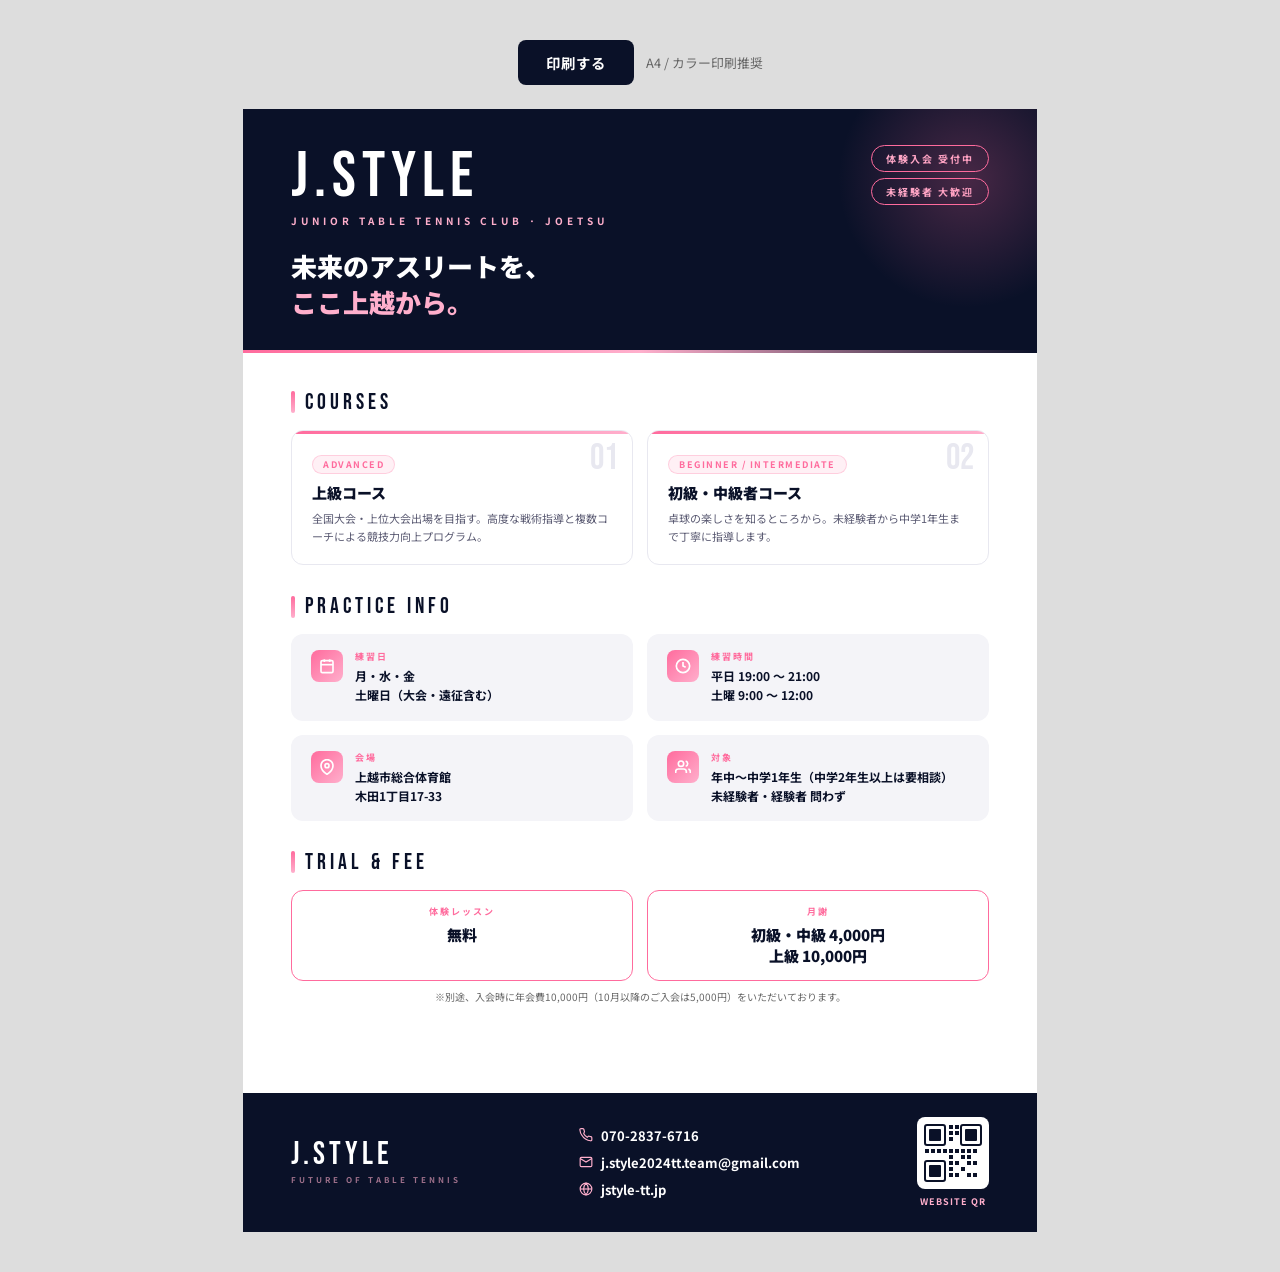
<file: flyer.html>
<!DOCTYPE html>
<html lang="ja">
<head>
<meta charset="UTF-8">
<meta name="viewport" content="width=device-width, initial-scale=1.0">
<title>体験・入会案内 | J.STYLE 上越市の卓球チーム</title>
<meta name="description" content="上越市の卓球ジュニアチーム J.STYLEの体験・入会案内フライヤー。練習日程、コース情報、お問い合わせ先を掲載。">
<link rel="canonical" href="https://jstyle-tt.jp/flyer.html">
<link rel="icon" type="image/svg+xml" href="assets/favicon.svg">
<meta name="robots" content="noindex,follow">
<link href="https://fonts.googleapis.com/css2?family=Bebas+Neue&family=Noto+Sans+JP:wght@400;700;900&display=swap" rel="stylesheet">
<style>
  * { margin: 0; padding: 0; box-sizing: border-box; }

  :root {
    --pink:      #ff6b9d;
    --pink-light:#ffafcc;
    --navy:      #0a1128;
    --gray:      #5a5a72;
    --gray-light:#f4f4f8;
    --border:    #e8e8f0;
    --font-d:    'Bebas Neue', sans-serif;
    --font-b:    'Noto Sans JP', sans-serif;
  }

  body {
    font-family: var(--font-b);
    background: #ddd;
    display: flex;
    flex-direction: column;
    align-items: center;
    padding: 40px 20px;
    gap: 24px;
  }

  /* ===== 印刷ボタン ===== */
  .print-bar {
    display: flex;
    gap: 12px;
    align-items: center;
  }
  .print-btn {
    padding: 12px 28px;
    background: var(--navy);
    color: #fff;
    border: none;
    border-radius: 8px;
    font-family: var(--font-b);
    font-size: 0.9rem;
    font-weight: 700;
    cursor: pointer;
    letter-spacing: 1px;
  }
  .print-btn:hover { background: var(--pink); }
  .print-note { font-size: 0.8rem; color: #666; }

  /* ===== A4紙面 ===== */
  .flyer {
    width: 210mm;
    min-height: 297mm;
    background: #fff;
    position: relative;
    overflow: hidden;
    display: flex;
    flex-direction: column;
  }

  /* ── ヘッダー ── */
  .flyer-header {
    background: var(--navy);
    padding: 36px 48px 32px;
    position: relative;
    overflow: hidden;
  }
  .flyer-header::before {
    content: '';
    position: absolute;
    top: -60px; right: -60px;
    width: 260px; height: 260px;
    border-radius: 50%;
    background: radial-gradient(circle, rgba(255,107,157,0.25) 0%, transparent 70%);
  }
  .flyer-header::after {
    content: '';
    position: absolute;
    bottom: 0; left: 0; right: 0;
    height: 3px;
    background: linear-gradient(to right, var(--pink), var(--pink-light), transparent);
  }

  .header-top {
    display: flex;
    align-items: flex-start;
    justify-content: space-between;
    margin-bottom: 20px;
  }

  .logo-block .logo-text {
    font-family: var(--font-d);
    font-size: 64px;
    color: #fff;
    letter-spacing: 6px;
    line-height: 1;
  }
  .logo-block .logo-sub {
    font-size: 10px;
    font-weight: 700;
    letter-spacing: 4px;
    color: var(--pink-light);
    text-transform: uppercase;
    margin-top: 4px;
  }

  .header-badge {
    display: flex;
    flex-direction: column;
    align-items: flex-end;
    gap: 6px;
  }
  .badge {
    display: inline-block;
    padding: 5px 14px;
    border: 1.5px solid var(--pink);
    border-radius: 50px;
    font-size: 10px;
    font-weight: 700;
    letter-spacing: 2px;
    color: var(--pink-light);
    text-transform: uppercase;
  }

  .header-catch {
    font-size: 26px;
    font-weight: 900;
    color: #fff;
    line-height: 1.4;
  }
  .header-catch em {
    font-style: normal;
    color: var(--pink-light);
  }

  /* ── メインコンテンツ ── */
  .flyer-body {
    flex: 1;
    padding: 36px 48px;
    display: flex;
    flex-direction: column;
    gap: 28px;
  }

  /* セクションタイトル */
  .sec-title {
    font-family: var(--font-d);
    font-size: 22px;
    letter-spacing: 4px;
    color: var(--navy);
    display: flex;
    align-items: center;
    gap: 10px;
    margin-bottom: 14px;
  }
  .sec-title::before {
    content: '';
    display: block;
    width: 4px;
    height: 22px;
    background: linear-gradient(to bottom, var(--pink), var(--pink-light));
    border-radius: 2px;
    flex-shrink: 0;
  }

  /* コース */
  .course-row {
    display: grid;
    grid-template-columns: 1fr 1fr;
    gap: 14px;
  }
  .course-card {
    border: 1.5px solid var(--border);
    border-radius: 12px;
    padding: 18px 20px;
    position: relative;
    overflow: hidden;
  }
  .course-card::before {
    content: '';
    position: absolute;
    top: 0; left: 0;
    width: 100%; height: 3px;
    background: linear-gradient(to right, var(--pink), var(--pink-light));
  }
  .course-num {
    font-family: var(--font-d);
    font-size: 36px;
    color: var(--border);
    line-height: 1;
    position: absolute;
    top: 10px; right: 14px;
  }
  .course-label {
    display: inline-block;
    padding: 2px 10px;
    background: rgba(255,107,157,0.1);
    border: 1px solid rgba(255,107,157,0.25);
    border-radius: 50px;
    font-size: 9px;
    font-weight: 700;
    letter-spacing: 1.5px;
    color: var(--pink);
    text-transform: uppercase;
    margin-bottom: 8px;
  }
  .course-name {
    font-size: 15px;
    font-weight: 900;
    color: var(--navy);
    margin-bottom: 6px;
  }
  .course-desc {
    font-size: 11px;
    color: var(--gray);
    line-height: 1.7;
  }

  /* 練習情報 */
  .info-grid {
    display: grid;
    grid-template-columns: 1fr 1fr;
    gap: 14px;
  }
  .info-item {
    background: var(--gray-light);
    border-radius: 12px;
    padding: 16px 20px;
    display: flex;
    gap: 12px;
    align-items: flex-start;
  }
  .info-icon {
    width: 32px; height: 32px;
    background: linear-gradient(135deg, var(--pink), var(--pink-light));
    border-radius: 8px;
    display: flex;
    align-items: center;
    justify-content: center;
    flex-shrink: 0;
  }
  .info-icon svg { color: #fff; }
  .info-label {
    font-size: 9px;
    font-weight: 700;
    letter-spacing: 2px;
    color: var(--pink);
    text-transform: uppercase;
    margin-bottom: 3px;
  }
  .info-value {
    font-size: 12px;
    font-weight: 700;
    color: var(--navy);
    line-height: 1.6;
  }

  /* 対象・費用 */
  .highlight-row {
    display: grid;
    grid-template-columns: 1fr 1fr;
    gap: 14px;
  }
  .highlight-box {
    border: 1.5px solid var(--pink);
    border-radius: 12px;
    padding: 14px 20px;
    text-align: center;
  }
  .highlight-box .hl-label {
    font-size: 9px;
    font-weight: 700;
    letter-spacing: 2px;
    color: var(--pink);
    text-transform: uppercase;
    margin-bottom: 6px;
  }
  .highlight-box .hl-value {
    font-size: 15px;
    font-weight: 900;
    color: var(--navy);
  }

  /* ── フッター ── */
  .flyer-footer {
    background: var(--navy);
    padding: 24px 48px;
    display: flex;
    align-items: center;
    justify-content: space-between;
    gap: 24px;
  }
  .contact-block { display: flex; flex-direction: column; gap: 8px; }
  .contact-row {
    display: flex;
    align-items: center;
    gap: 8px;
  }
  .contact-row svg { color: var(--pink-light); flex-shrink: 0; }
  .contact-row span { font-size: 13px; font-weight: 700; color: #fff; }

  .qr-block {
    display: flex;
    flex-direction: column;
    align-items: center;
    gap: 6px;
    flex-shrink: 0;
  }
  .qr-placeholder {
    width: 72px; height: 72px;
    background: #fff;
    border-radius: 8px;
    display: flex;
    align-items: center;
    justify-content: center;
    padding: 6px;
  }
  /* QRコードパターン（SVGで模擬） */
  .qr-inner {
    width: 100%; height: 100%;
    background:
      repeating-linear-gradient(0deg, #0a1128 0px, #0a1128 4px, transparent 4px, transparent 8px),
      repeating-linear-gradient(90deg, #0a1128 0px, #0a1128 4px, transparent 4px, transparent 8px);
    border-radius: 2px;
    opacity: 0.15;
    position: relative;
  }
  .qr-label { font-size: 9px; font-weight: 700; letter-spacing: 1px; color: var(--pink-light); text-transform: uppercase; }

  .footer-logo {
    font-family: var(--font-d);
    font-size: 32px;
    color: #fff;
    letter-spacing: 4px;
    line-height: 1;
  }
  .footer-sub {
    font-size: 8px;
    font-weight: 700;
    letter-spacing: 3px;
    color: rgba(255,175,204,0.6);
    text-transform: uppercase;
    margin-top: 3px;
  }

  /* ── 印刷用 ── */
  @media print {
    body { background: #fff; padding: 0; }
    .print-bar { display: none; }
    .flyer { width: 100%; min-height: 100vh; box-shadow: none; }
    @page { size: A4; margin: 0; }
  }

  /* ── モバイル ── */
  @media (max-width: 650px) {
    body { padding: 0; background: #fff; }
    .print-bar { padding: 16px; background: var(--navy); width: 100%; justify-content: center; }
    .flyer { width: 100%; }
    .flyer-header { padding: 28px 24px 24px; }
    .logo-block .logo-text { font-size: 48px; }
    .header-catch { font-size: 20px; }
    .flyer-body { padding: 24px; gap: 20px; }
    .course-row, .info-grid, .highlight-row { grid-template-columns: 1fr; }
    .flyer-footer { padding: 20px 24px; flex-wrap: wrap; }
  }
</style>
</head>
<body>

<div class="print-bar">
  <button class="print-btn" onclick="window.print()">印刷する</button>
  <span class="print-note">A4 / カラー印刷推奨</span>
</div>

<div class="flyer">

  <!-- ヘッダー -->
  <header class="flyer-header">
    <div class="header-top">
      <div class="logo-block">
        <div class="logo-text">J.STYLE</div>
        <div class="logo-sub">Junior Table Tennis Club · Joetsu</div>
      </div>
      <div class="header-badge">
        <span class="badge">体験入会 受付中</span>
        <span class="badge">未経験者 大歓迎</span>
      </div>
    </div>
    <p class="header-catch">未来のアスリートを、<br><em>ここ上越から。</em></p>
  </header>

  <!-- ボディ -->
  <div class="flyer-body">

    <!-- コース紹介 -->
    <div>
      <div class="sec-title">COURSES</div>
      <div class="course-row">
        <div class="course-card">
          <span class="course-num">01</span>
          <span class="course-label">Advanced</span>
          <div class="course-name">上級コース</div>
          <div class="course-desc">全国大会・上位大会出場を目指す。高度な戦術指導と複数コーチによる競技力向上プログラム。</div>
        </div>
        <div class="course-card">
          <span class="course-num">02</span>
          <span class="course-label">Beginner / Intermediate</span>
          <div class="course-name">初級・中級者コース</div>
          <div class="course-desc">卓球の楽しさを知るところから。未経験者から中学1年生まで丁寧に指導します。</div>
        </div>
      </div>
    </div>

    <!-- 練習情報 -->
    <div>
      <div class="sec-title">PRACTICE INFO</div>
      <div class="info-grid">
        <div class="info-item">
          <div class="info-icon">
            <svg xmlns="http://www.w3.org/2000/svg" width="16" height="16" viewBox="0 0 24 24" fill="none" stroke="currentColor" stroke-width="2.5"><rect x="3" y="4" width="18" height="18" rx="2"/><line x1="16" y1="2" x2="16" y2="6"/><line x1="8" y1="2" x2="8" y2="6"/><line x1="3" y1="10" x2="21" y2="10"/></svg>
          </div>
          <div>
            <div class="info-label">練習日</div>
            <div class="info-value">月・水・金<br>土曜日（大会・遠征含む）</div>
          </div>
        </div>
        <div class="info-item">
          <div class="info-icon">
            <svg xmlns="http://www.w3.org/2000/svg" width="16" height="16" viewBox="0 0 24 24" fill="none" stroke="currentColor" stroke-width="2.5"><circle cx="12" cy="12" r="10"/><polyline points="12 6 12 12 16 14"/></svg>
          </div>
          <div>
            <div class="info-label">練習時間</div>
            <div class="info-value">平日 19:00 〜 21:00<br>土曜 9:00 〜 12:00</div>
          </div>
        </div>
        <div class="info-item">
          <div class="info-icon">
            <svg xmlns="http://www.w3.org/2000/svg" width="16" height="16" viewBox="0 0 24 24" fill="none" stroke="currentColor" stroke-width="2.5"><path d="M21 10c0 7-9 13-9 13s-9-6-9-13a9 9 0 0 1 18 0z"/><circle cx="12" cy="10" r="3"/></svg>
          </div>
          <div>
            <div class="info-label">会場</div>
            <div class="info-value">上越市総合体育館<br>木田1丁目17-33</div>
          </div>
        </div>
        <div class="info-item">
          <div class="info-icon">
            <svg xmlns="http://www.w3.org/2000/svg" width="16" height="16" viewBox="0 0 24 24" fill="none" stroke="currentColor" stroke-width="2.5"><path d="M17 21v-2a4 4 0 0 0-4-4H5a4 4 0 0 0-4 4v2"/><circle cx="9" cy="7" r="4"/><path d="M23 21v-2a4 4 0 0 0-3-3.87"/><path d="M16 3.13a4 4 0 0 1 0 7.75"/></svg>
          </div>
          <div>
            <div class="info-label">対象</div>
            <div class="info-value">年中〜中学1年生（中学2年生以上は要相談）<br>未経験者・経験者 問わず</div>
          </div>
        </div>
      </div>
    </div>

    <!-- 体験・費用 -->
    <div>
      <div class="sec-title">TRIAL & FEE</div>
      <div class="highlight-row">
        <div class="highlight-box">
          <div class="hl-label">体験レッスン</div>
          <div class="hl-value">無料</div>
        </div>
        <div class="highlight-box">
          <div class="hl-label">月謝</div>
          <div class="hl-value">初級・中級 4,000円<br>上級 10,000円</div>
        </div>
      </div>
      <p style="margin-top: 8px; font-size: 10px; color: #666; text-align: center;">※別途、入会時に年会費10,000円（10月以降のご入会は5,000円）をいただいております。</p>
    </div>

  </div><!-- /flyer-body -->

  <!-- フッター -->
  <footer class="flyer-footer">
    <div>
      <div class="footer-logo">J.STYLE</div>
      <div class="footer-sub">Future of Table Tennis</div>
    </div>
    <div class="contact-block">
      <div class="contact-row">
        <svg xmlns="http://www.w3.org/2000/svg" width="14" height="14" viewBox="0 0 24 24" fill="none" stroke="currentColor" stroke-width="2"><path d="M22 16.92v3a2 2 0 0 1-2.18 2 19.79 19.79 0 0 1-8.63-3.07A19.5 19.5 0 0 1 4.63 12a19.79 19.79 0 0 1-3.07-8.67A2 2 0 0 1 3.54 1h3a2 2 0 0 1 2 1.72 12.84 12.84 0 0 0 .7 2.81 2 2 0 0 1-.45 2.11L8.09 9.91a16 16 0 0 0 6 6l1.27-1.27a2 2 0 0 1 2.11-.45 12.84 12.84 0 0 0 2.81.7A2 2 0 0 1 22 16.92z"/></svg>
        <span>070-2837-6716</span>
      </div>
      <div class="contact-row">
        <svg xmlns="http://www.w3.org/2000/svg" width="14" height="14" viewBox="0 0 24 24" fill="none" stroke="currentColor" stroke-width="2"><path d="M4 4h16c1.1 0 2 .9 2 2v12c0 1.1-.9 2-2 2H4c-1.1 0-2-.9-2-2V6c0-1.1.9-2 2-2z"/><polyline points="22,6 12,12 2,6"/></svg>
        <span>j.style2024tt.team@gmail.com</span>
      </div>
      <div class="contact-row">
        <svg xmlns="http://www.w3.org/2000/svg" width="14" height="14" viewBox="0 0 24 24" fill="none" stroke="currentColor" stroke-width="2"><circle cx="12" cy="12" r="10"/><line x1="2" y1="12" x2="22" y2="12"/><path d="M12 2a15.3 15.3 0 0 1 4 10 15.3 15.3 0 0 1-4 10 15.3 15.3 0 0 1-4-10 15.3 15.3 0 0 1 4-10z"/></svg>
        <span>jstyle-tt.jp</span>
      </div>
    </div>
    <div class="qr-block">
      <div class="qr-placeholder">
        <svg width="60" height="60" viewBox="0 0 60 60" xmlns="http://www.w3.org/2000/svg">
          <!-- QRコード風パターン -->
          <rect x="2" y="2" width="20" height="20" rx="2" fill="none" stroke="#0a1128" stroke-width="2"/>
          <rect x="6" y="6" width="12" height="12" rx="1" fill="#0a1128"/>
          <rect x="38" y="2" width="20" height="20" rx="2" fill="none" stroke="#0a1128" stroke-width="2"/>
          <rect x="42" y="6" width="12" height="12" rx="1" fill="#0a1128"/>
          <rect x="2" y="38" width="20" height="20" rx="2" fill="none" stroke="#0a1128" stroke-width="2"/>
          <rect x="6" y="42" width="12" height="12" rx="1" fill="#0a1128"/>
          <rect x="26" y="2" width="4" height="4" fill="#0a1128"/>
          <rect x="32" y="2" width="4" height="4" fill="#0a1128"/>
          <rect x="26" y="8" width="4" height="4" fill="#0a1128"/>
          <rect x="32" y="8" width="4" height="4" fill="#0a1128"/>
          <rect x="26" y="14" width="4" height="4" fill="#0a1128"/>
          <rect x="2" y="26" width="4" height="4" fill="#0a1128"/>
          <rect x="8" y="26" width="4" height="4" fill="#0a1128"/>
          <rect x="14" y="26" width="4" height="4" fill="#0a1128"/>
          <rect x="20" y="26" width="4" height="4" fill="#0a1128"/>
          <rect x="26" y="26" width="4" height="4" fill="#0a1128"/>
          <rect x="32" y="26" width="4" height="4" fill="#0a1128"/>
          <rect x="38" y="26" width="4" height="4" fill="#0a1128"/>
          <rect x="44" y="26" width="4" height="4" fill="#0a1128"/>
          <rect x="50" y="26" width="4" height="4" fill="#0a1128"/>
          <rect x="26" y="32" width="4" height="4" fill="#0a1128"/>
          <rect x="38" y="32" width="4" height="4" fill="#0a1128"/>
          <rect x="44" y="32" width="4" height="4" fill="#0a1128"/>
          <rect x="26" y="38" width="4" height="4" fill="#0a1128"/>
          <rect x="32" y="38" width="4" height="4" fill="#0a1128"/>
          <rect x="44" y="38" width="4" height="4" fill="#0a1128"/>
          <rect x="50" y="38" width="4" height="4" fill="#0a1128"/>
          <rect x="26" y="44" width="4" height="4" fill="#0a1128"/>
          <rect x="38" y="44" width="4" height="4" fill="#0a1128"/>
          <rect x="26" y="50" width="4" height="4" fill="#0a1128"/>
          <rect x="32" y="50" width="4" height="4" fill="#0a1128"/>
          <rect x="44" y="50" width="4" height="4" fill="#0a1128"/>
          <rect x="50" y="50" width="4" height="4" fill="#0a1128"/>
        </svg>
      </div>
      <div class="qr-label">Website QR</div>
    </div>
  </footer>

</div><!-- /flyer -->

</body>
</html>
</file>
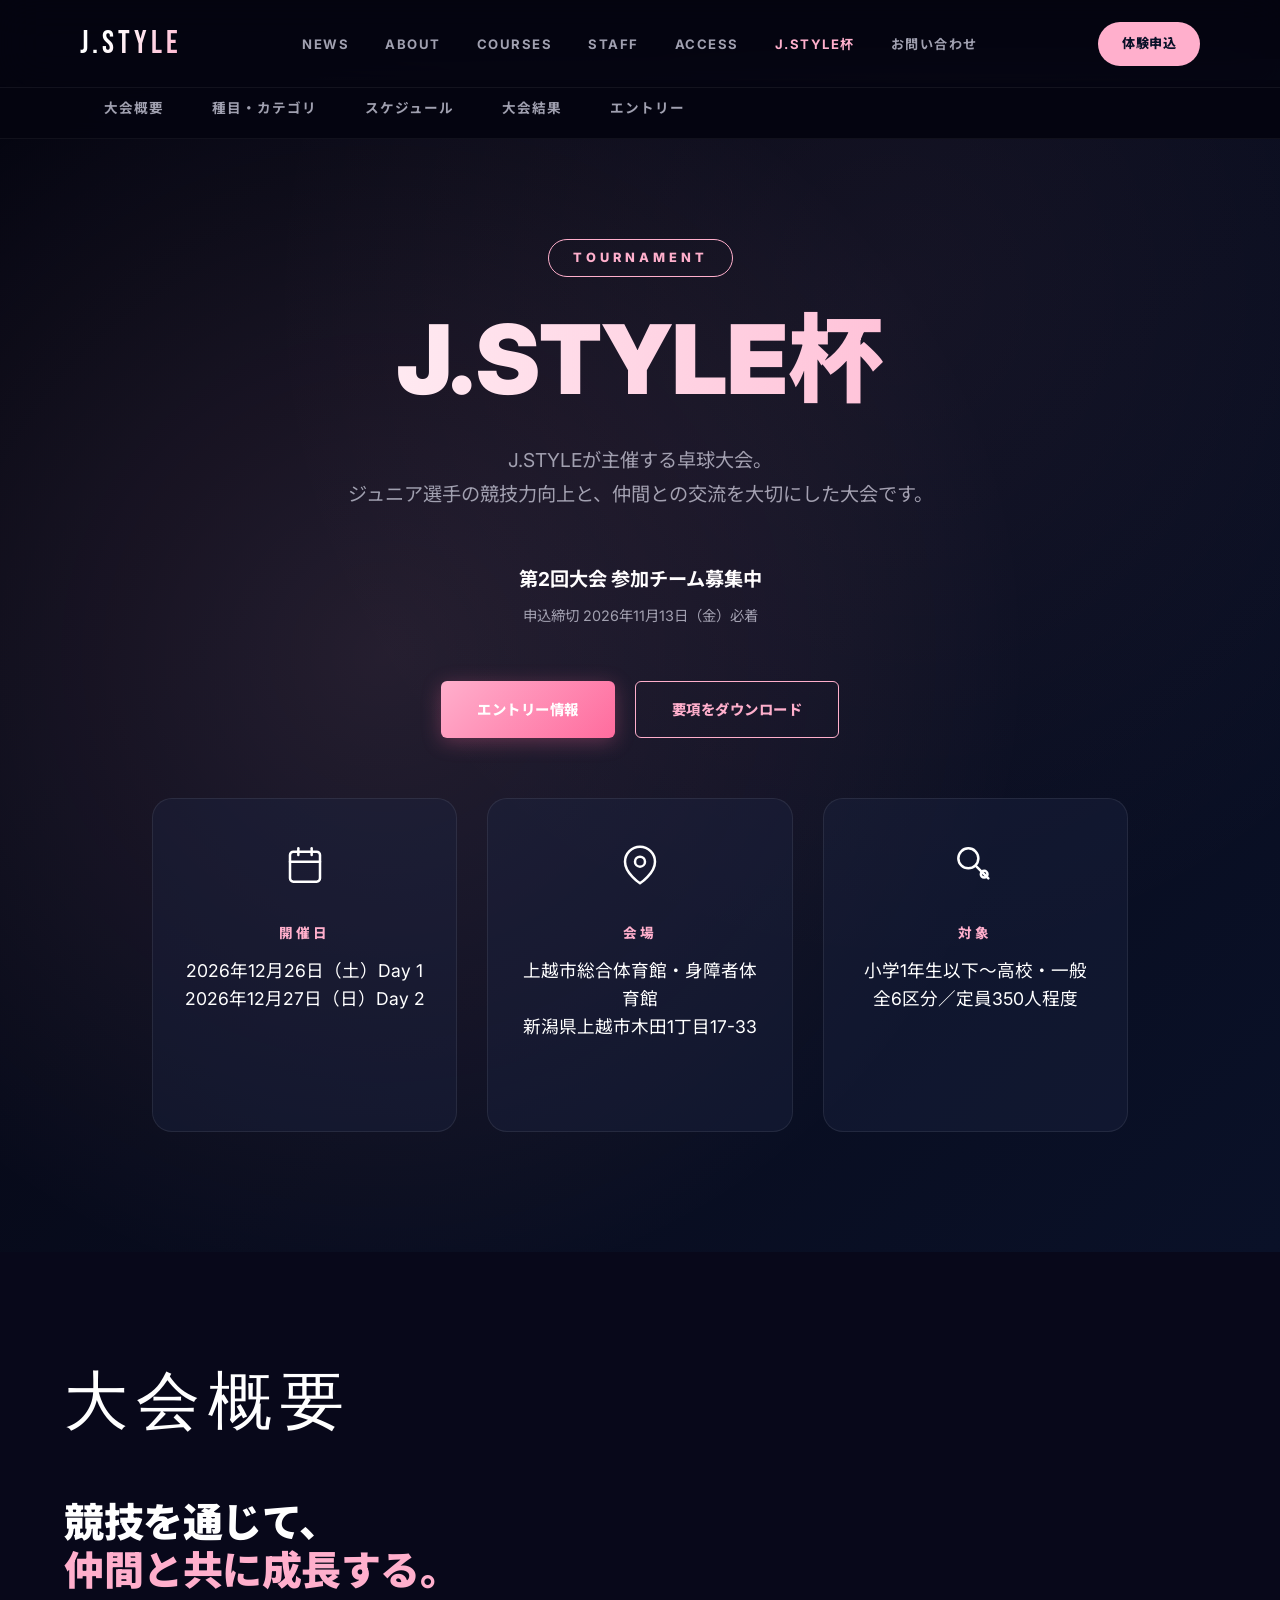
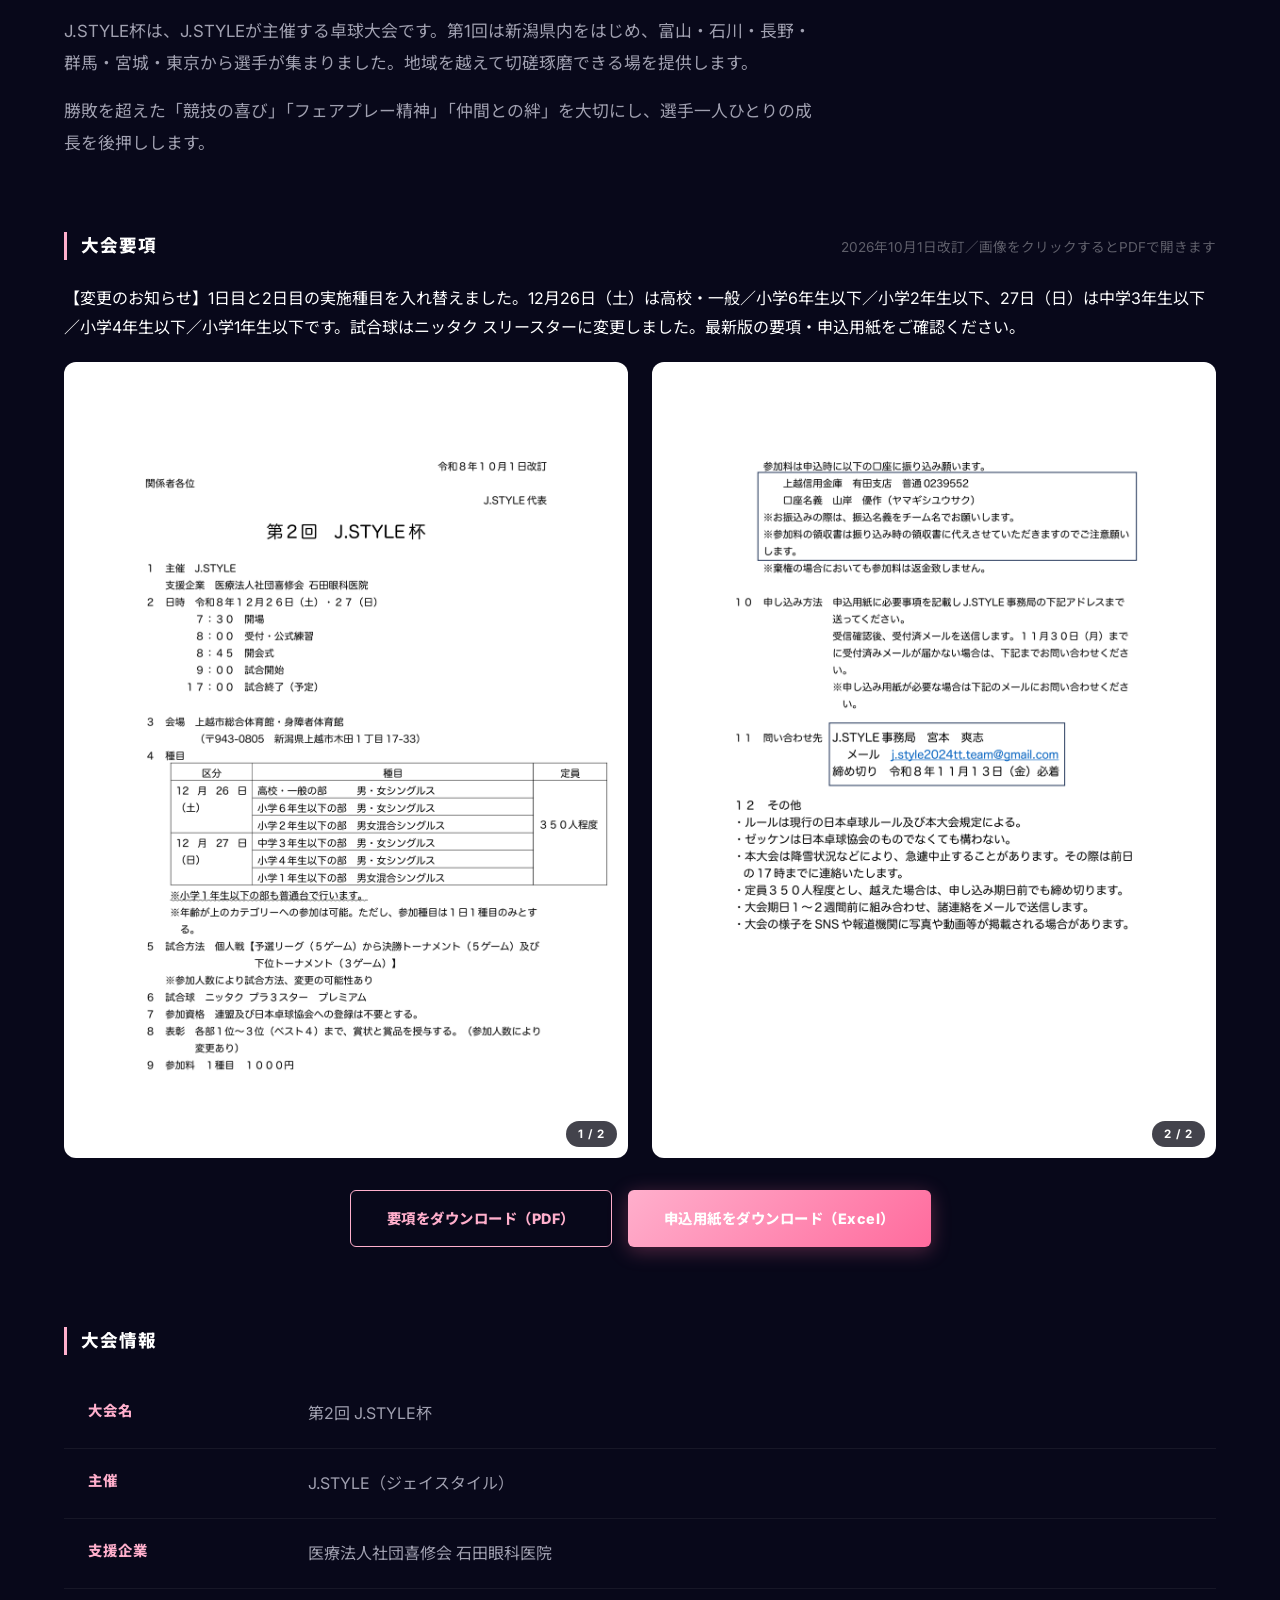
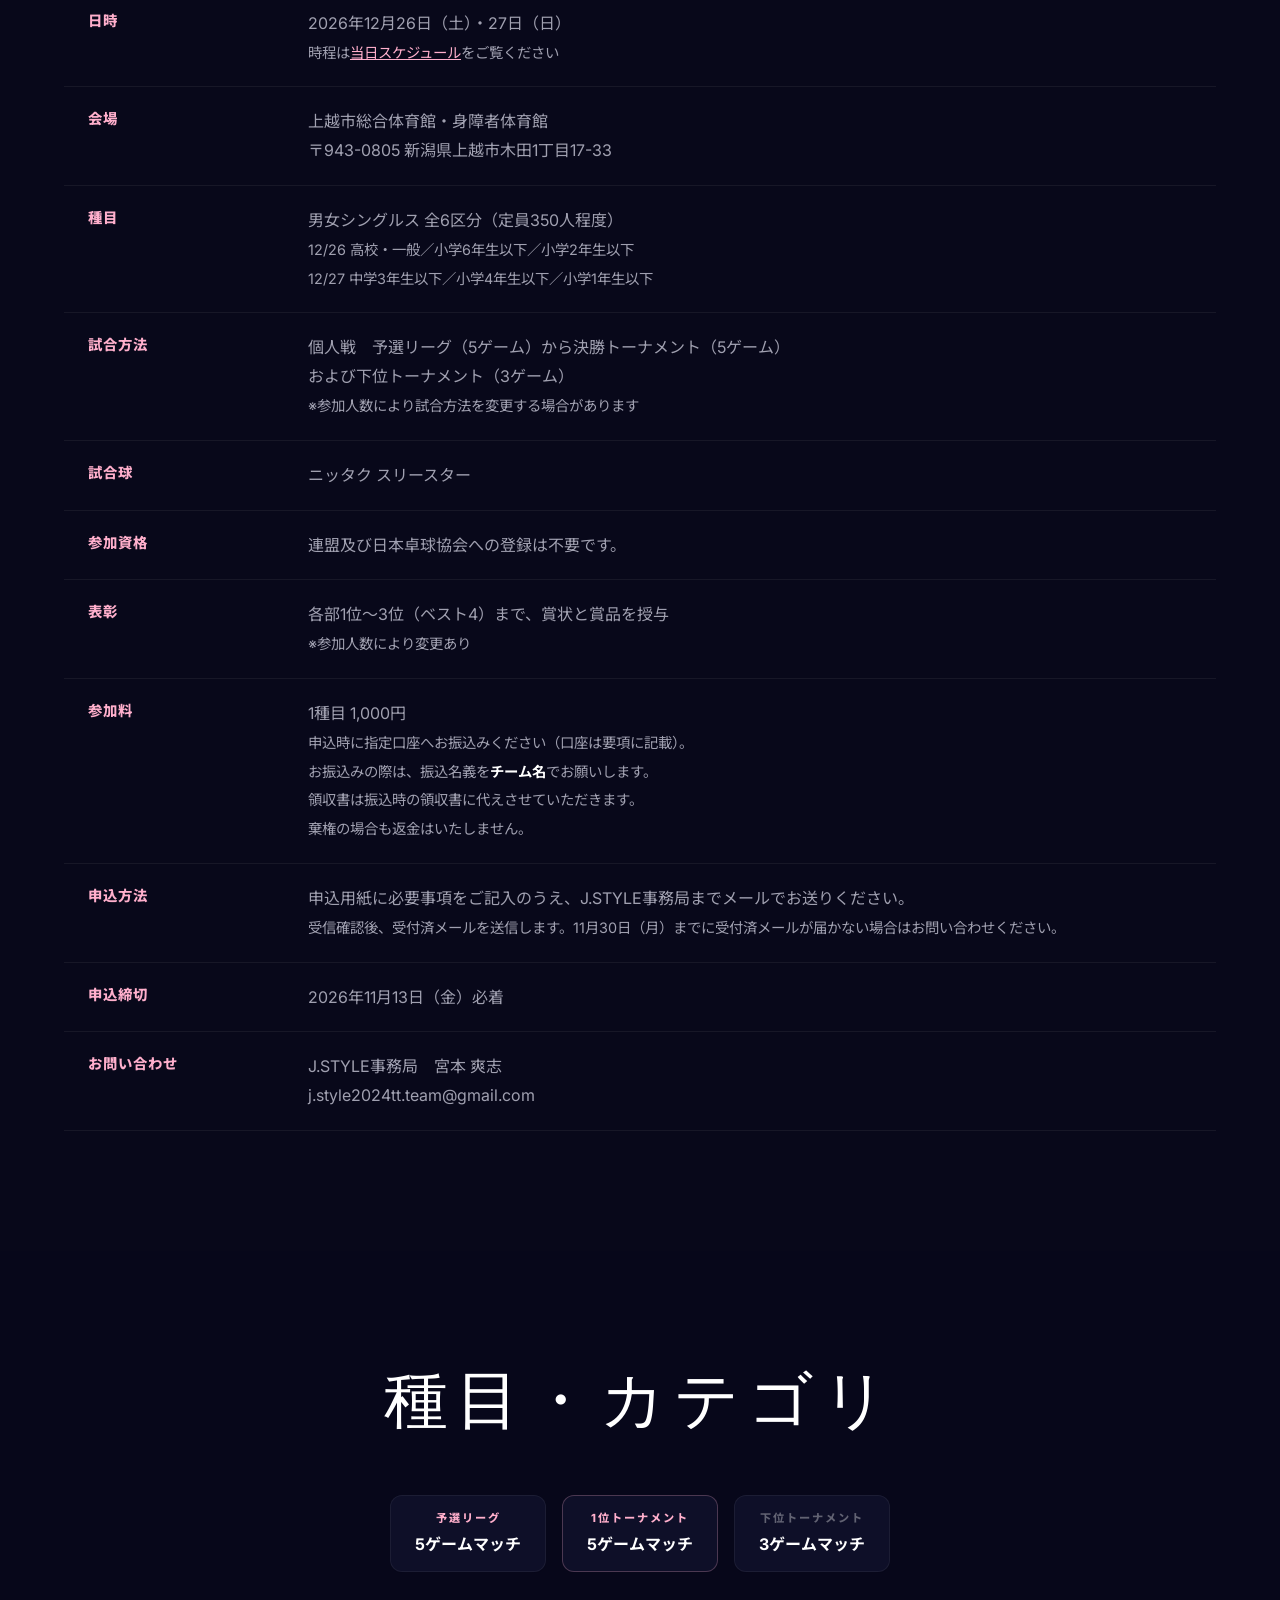
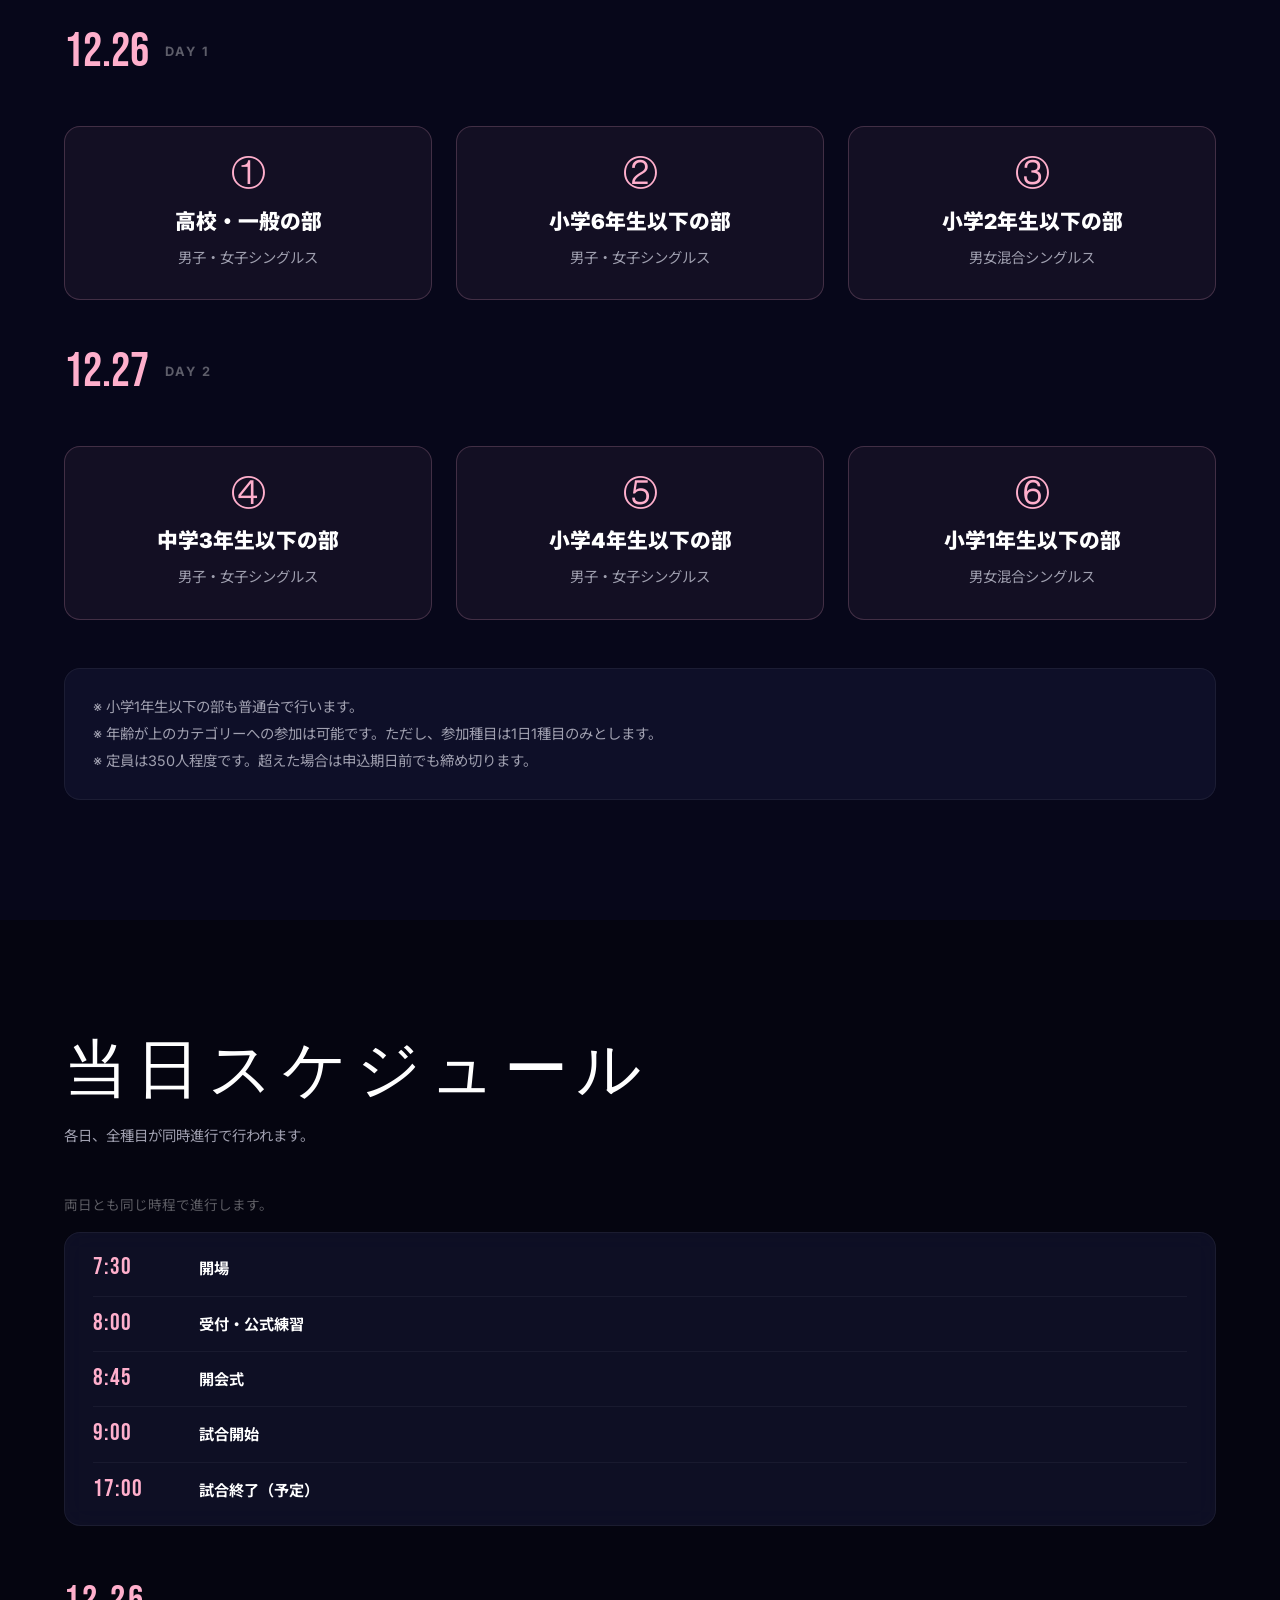
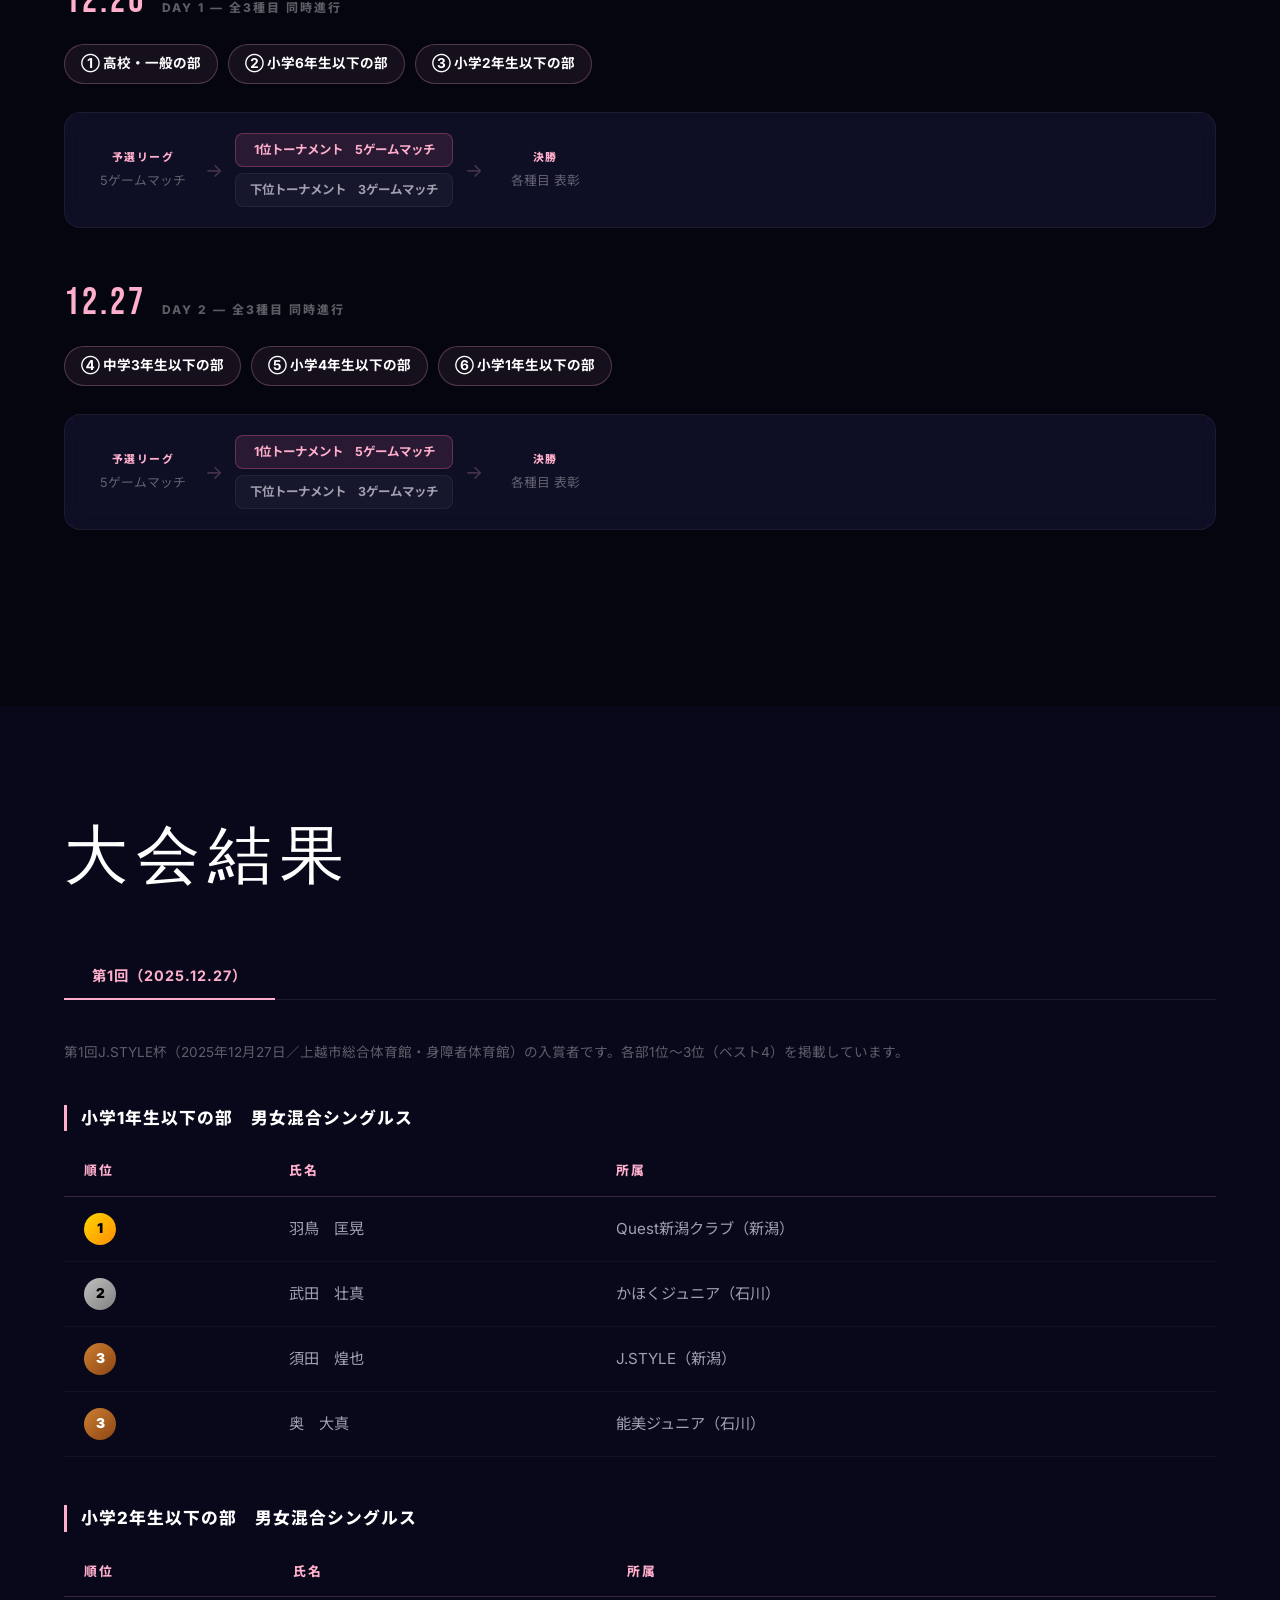
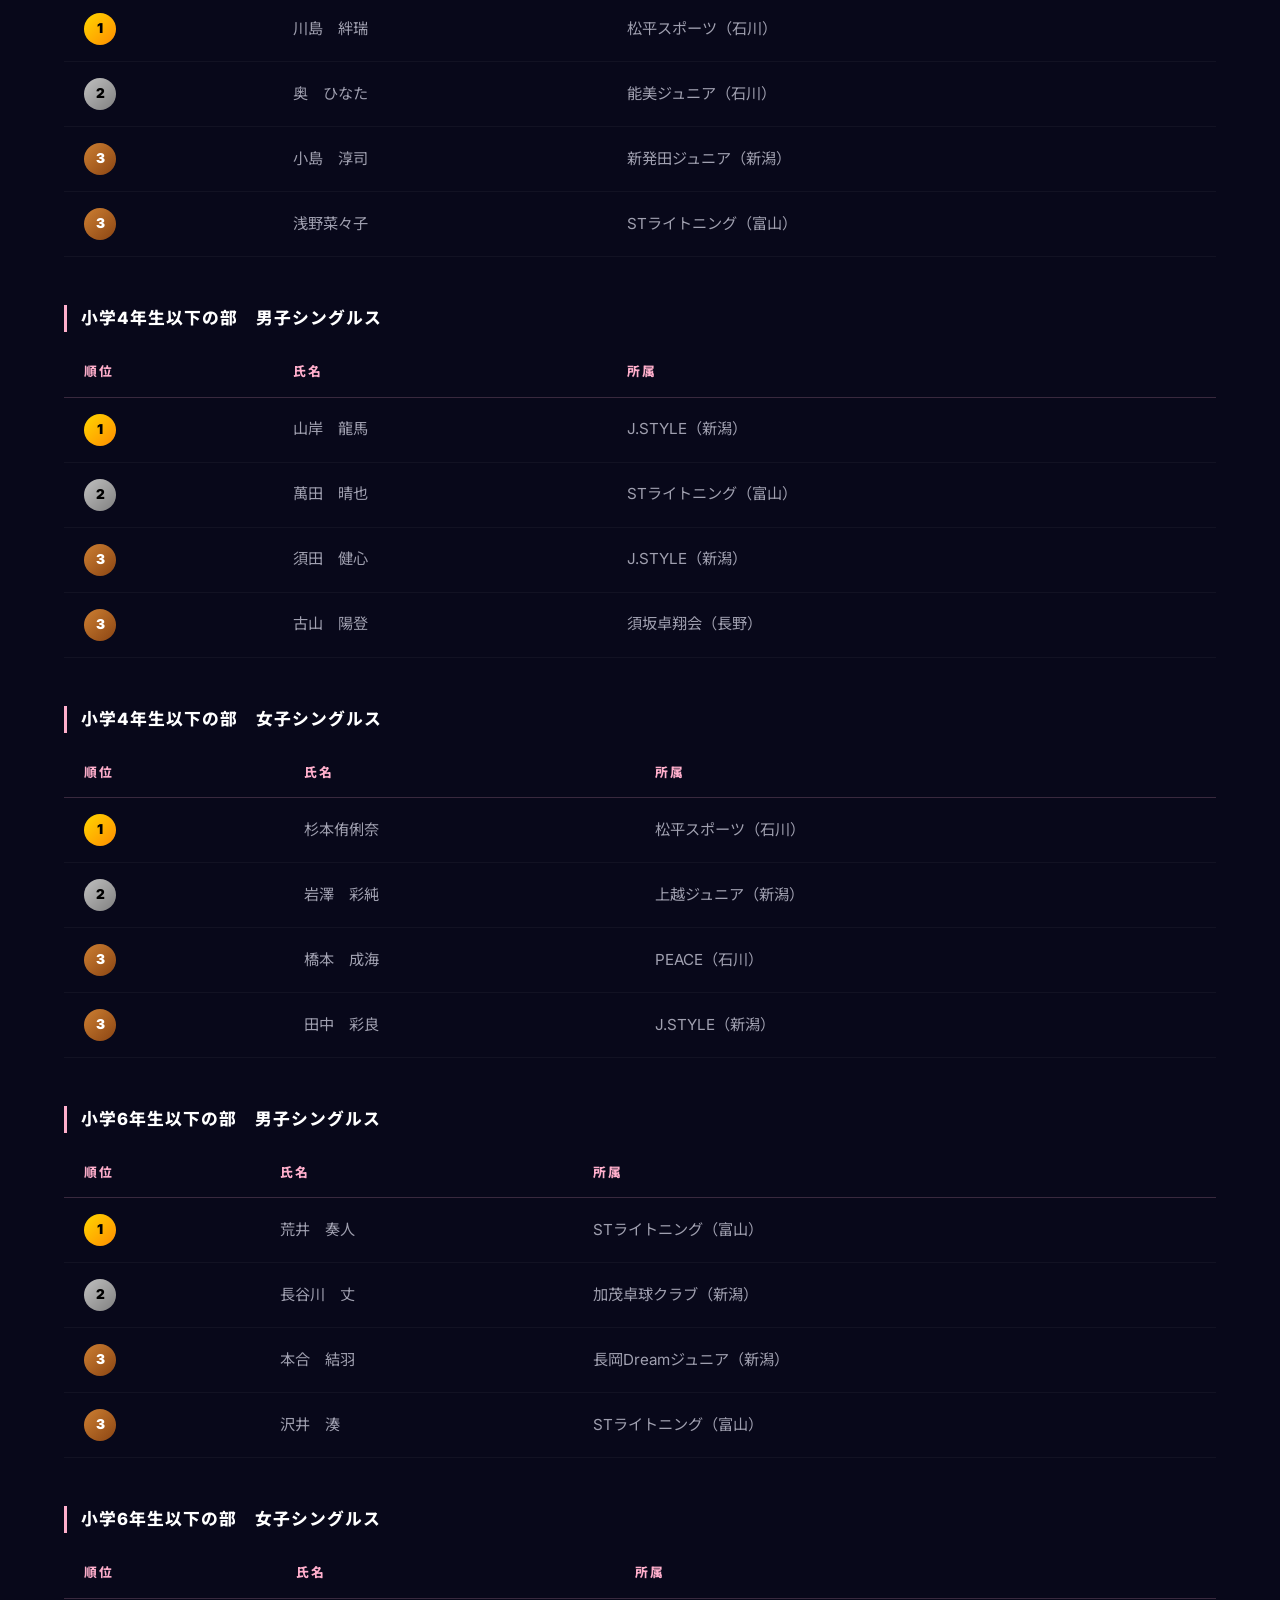
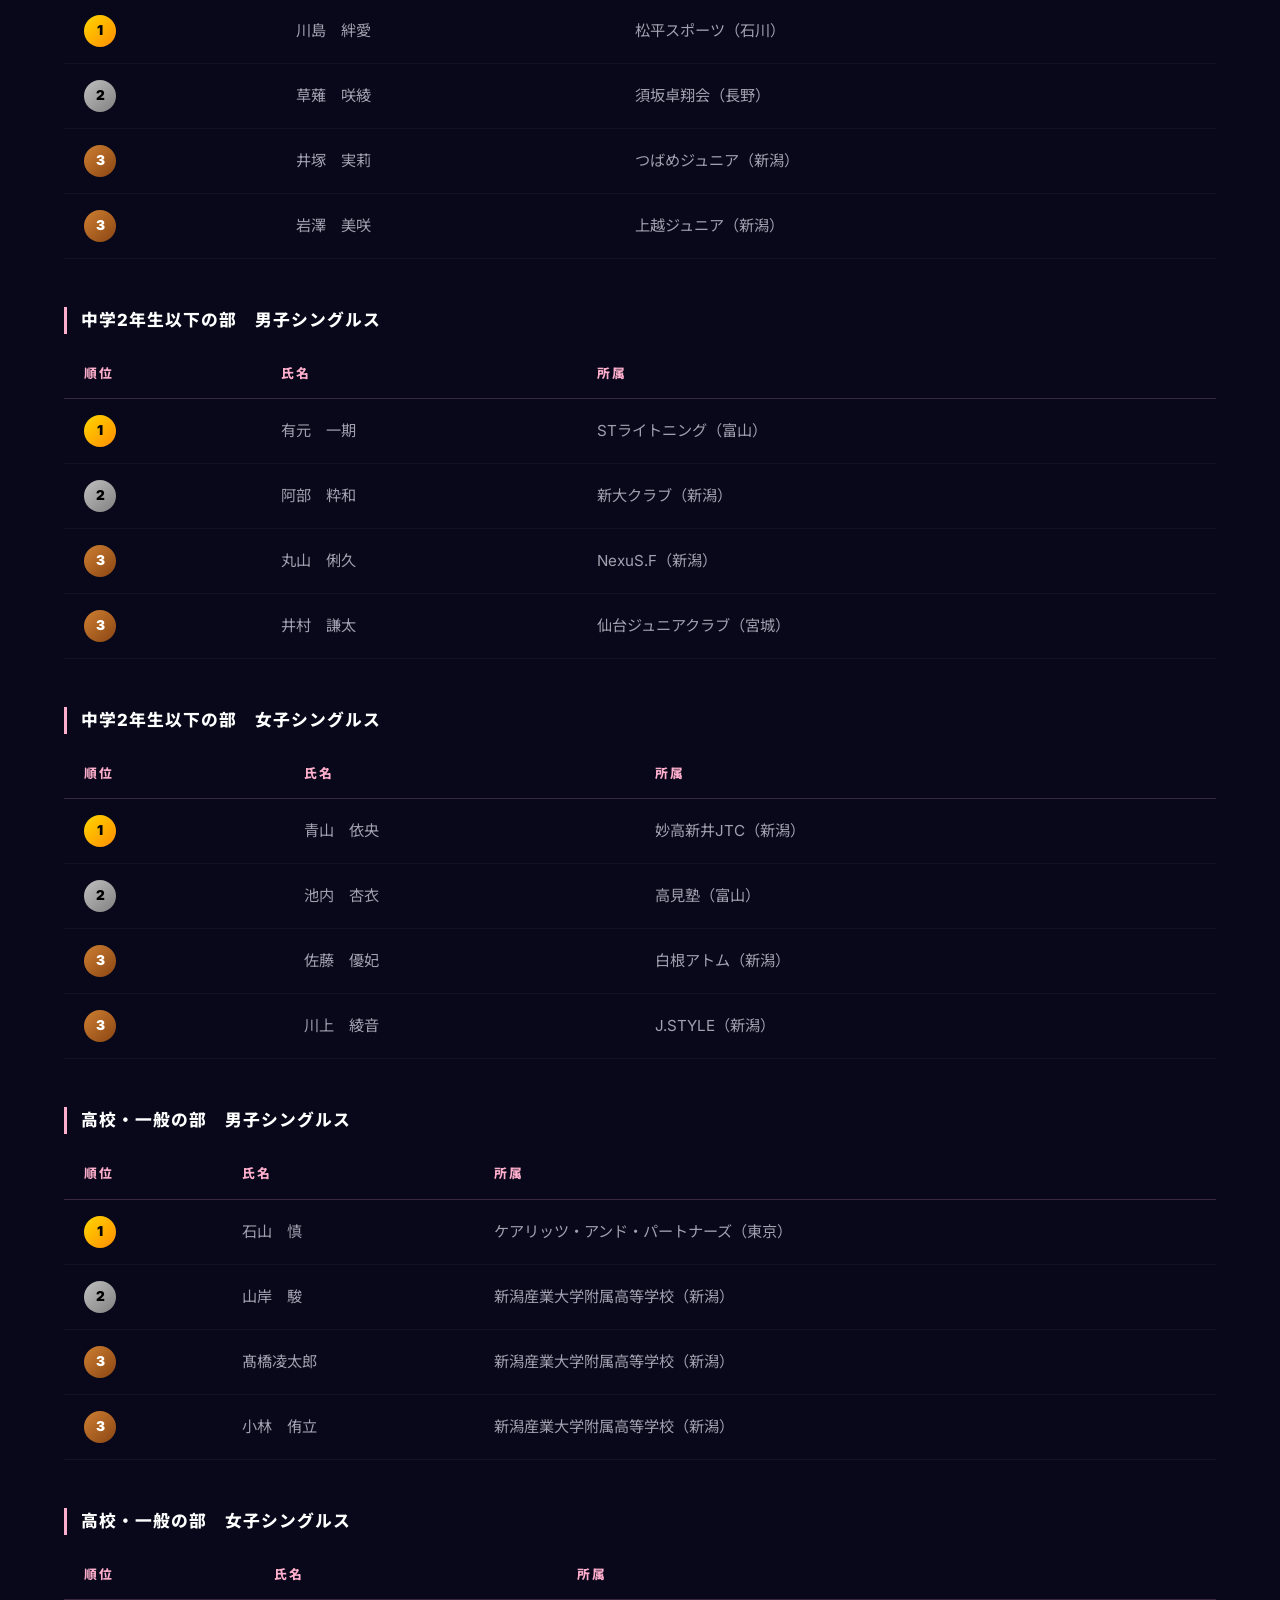
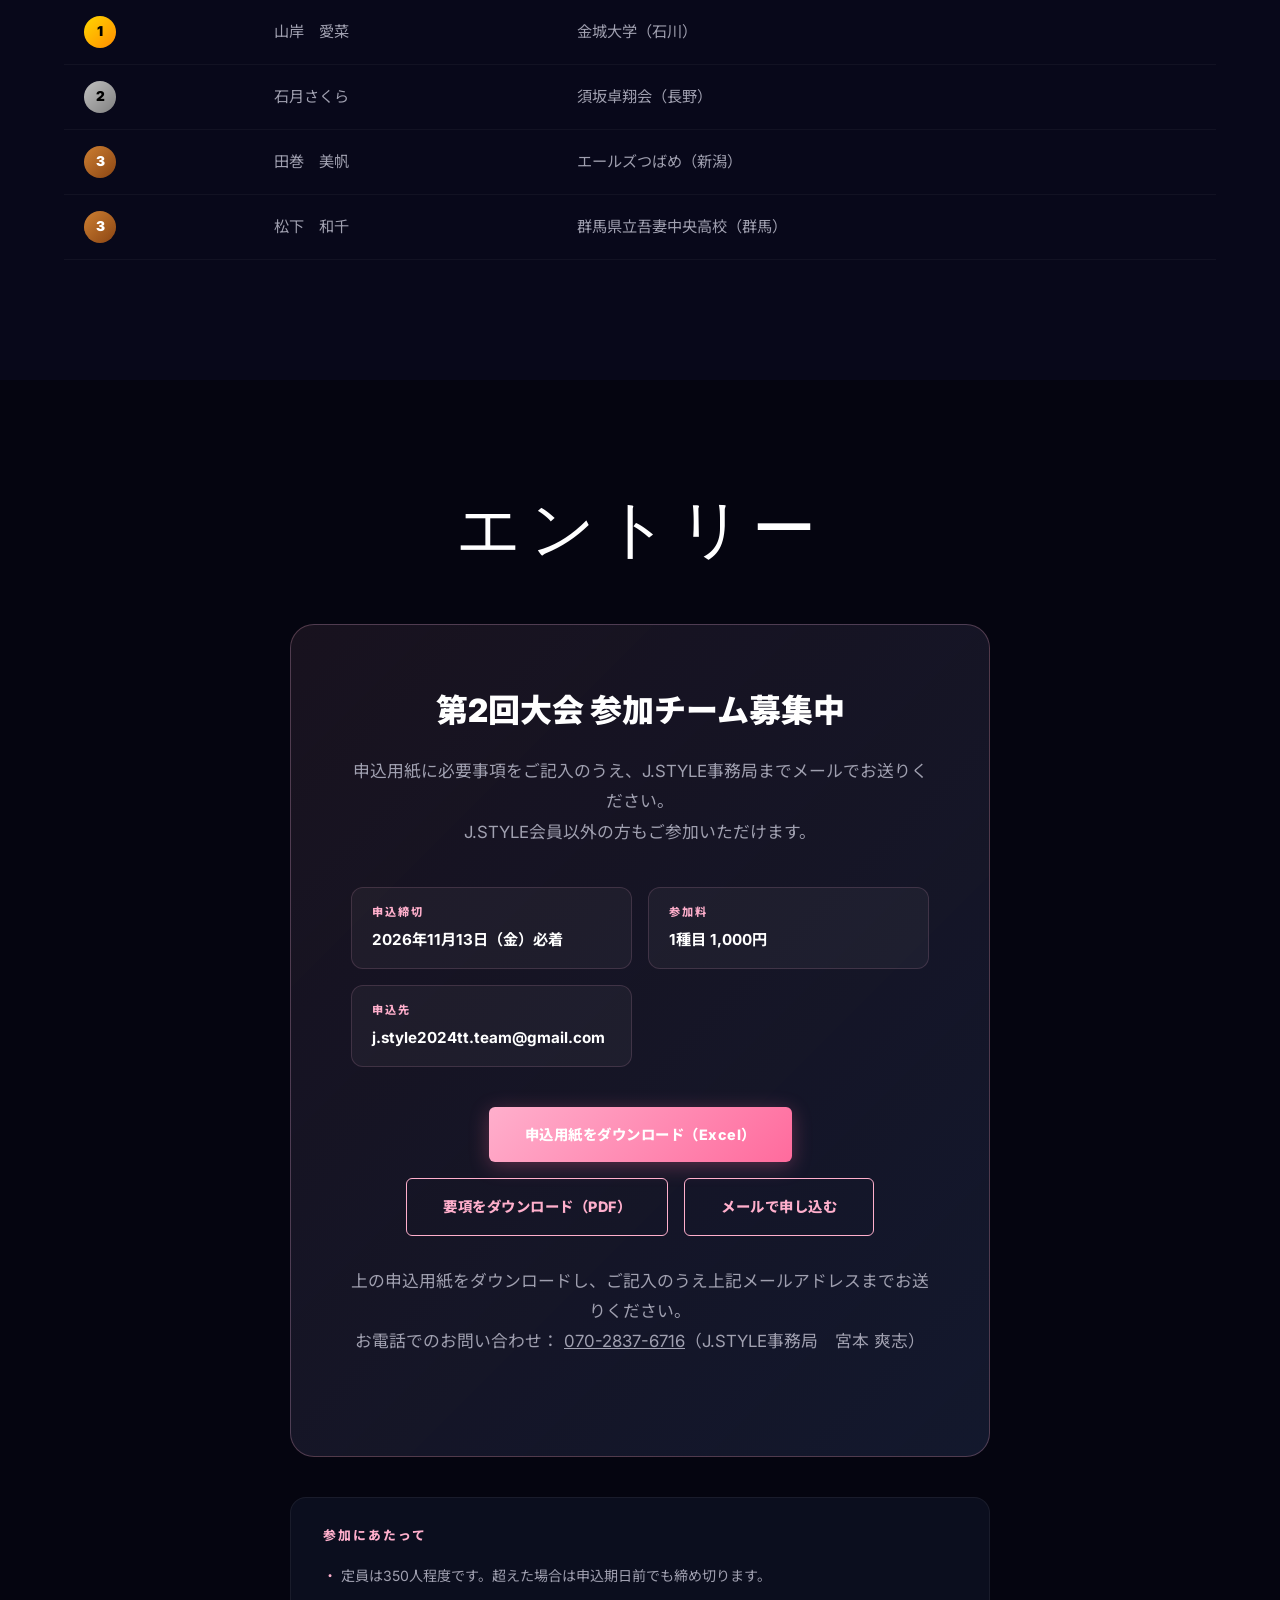
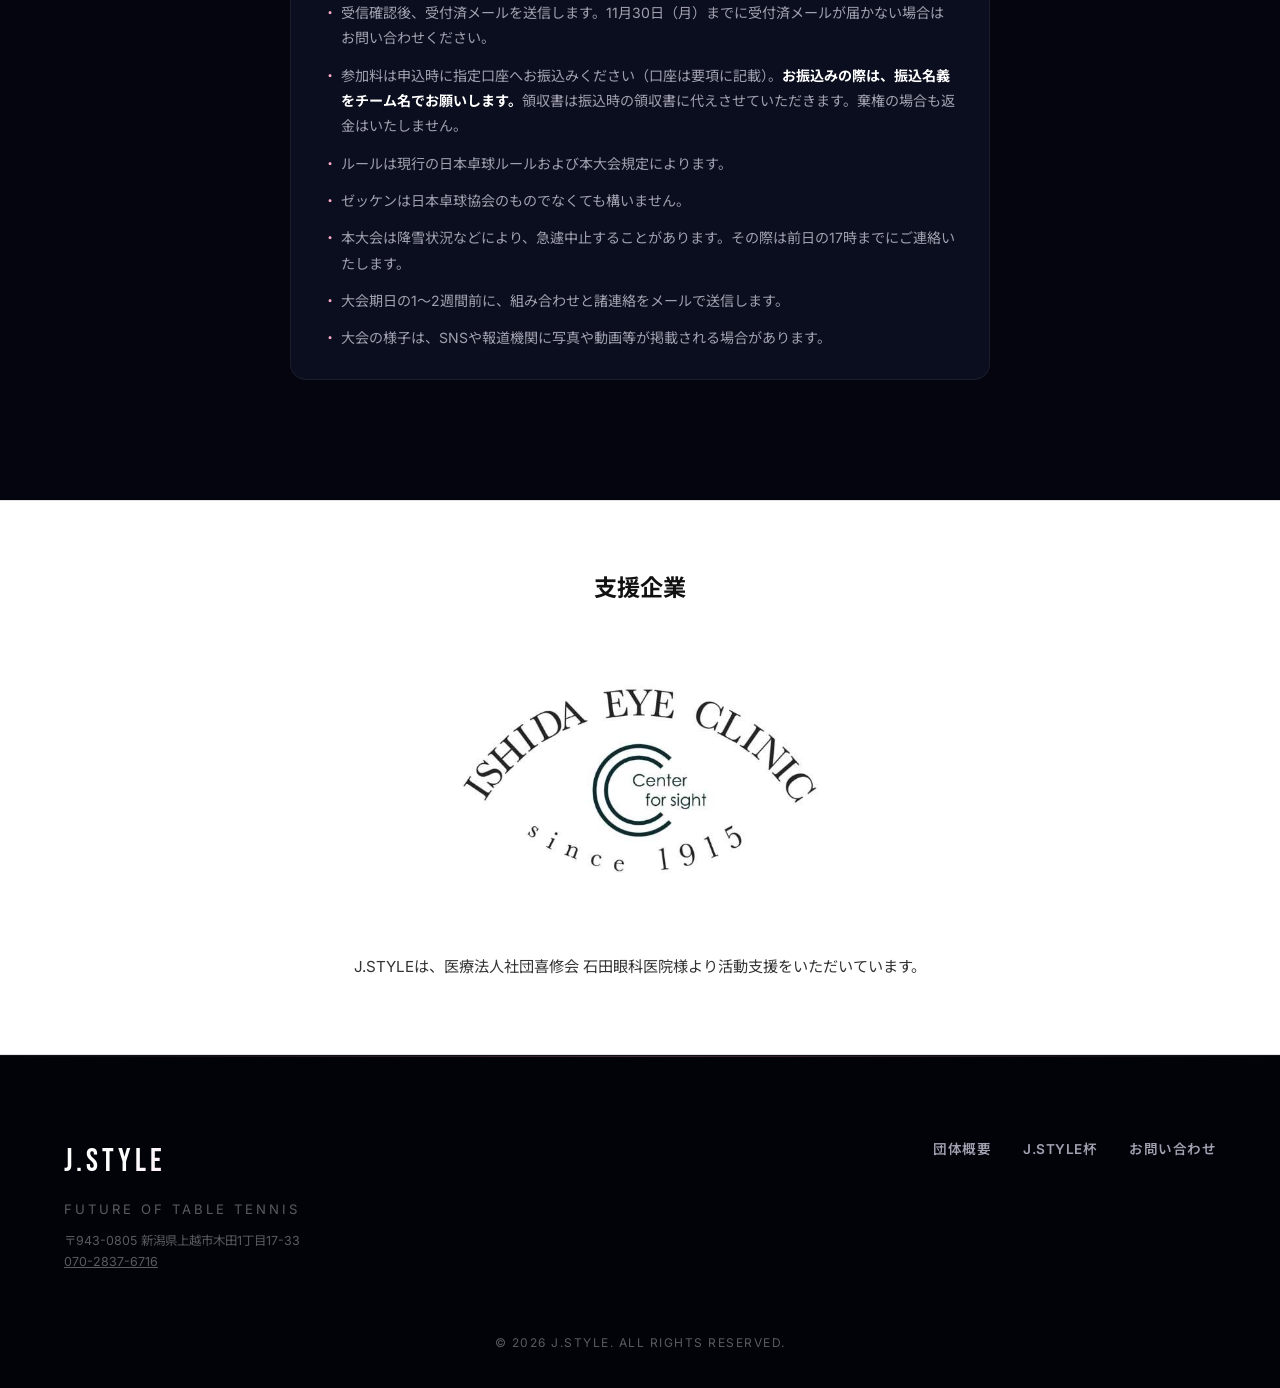
<file: jstyle-cup.html>
<!DOCTYPE html>
<html lang="ja">

<head>
    <meta charset="UTF-8">
    <meta name="viewport" content="width=device-width, initial-scale=1.0">
    <title>第2回J.STYLE杯 | 上越市の卓球大会（2026年12月26日・27日）</title>
    <meta name="description" content="第2回J.STYLE杯は2026年12月26日（土）・27日（日）、上越市総合体育館・身障者体育館で開催。小学1年生以下から高校・一般まで6区分。申込締切は11月13日（金）必着。要項はこちらからダウンロードできます。">
    <link rel="canonical" href="https://jstyle-tt.jp/jstyle-cup.html">
    <!-- OGP -->
    <meta property="og:title" content="第2回J.STYLE杯 | 2026年12月26日・27日 上越市総合体育館">
    <meta property="og:description" content="J.STYLE主催の卓球大会。小学1年生以下から高校・一般まで6区分、定員350人程度。申込締切は2026年11月13日（金）必着。">
    <meta property="og:type" content="website">
    <meta property="og:url" content="https://jstyle-tt.jp/jstyle-cup.html">
    <meta property="og:image" content="https://jstyle-tt.jp/assets/hero.png">
    <meta property="og:locale" content="ja_JP">
    <meta property="og:site_name" content="J.STYLE | 上越市の卓球ジュニアチーム">
    <!-- Twitter Card -->
    <meta name="twitter:card" content="summary_large_image">
    <meta name="twitter:title" content="第2回J.STYLE杯 | 2026年12月26日・27日 上越市総合体育館">
    <meta name="twitter:description" content="J.STYLE主催の卓球大会。小学1年生以下から高校・一般まで6区分、定員350人程度。申込締切は2026年11月13日（金）必着。">
    <meta name="twitter:image" content="https://jstyle-tt.jp/assets/hero.png">
    <!-- JSON-LD -->
    <script type="application/ld+json">
    [
      {
        "@context": "https://schema.org",
        "@type": "SportsEvent",
        "name": "第2回J.STYLE杯",
        "description": "上越市の卓球ジュニア選手が一堂に集う卓球大会。J.STYLEが主催。小学1年生以下から高校・一般まで6区分。",
        "url": "https://jstyle-tt.jp/jstyle-cup.html",
        "sport": "卓球",
        "startDate": "2026-12-26T08:00+09:00",
        "endDate": "2026-12-27T17:00+09:00",
        "eventStatus": "https://schema.org/EventScheduled",
        "eventAttendanceMode": "https://schema.org/OfflineEventAttendanceMode",
        "organizer": {
          "@type": "SportsOrganization",
          "name": "J.STYLE",
          "url": "https://jstyle-tt.jp/"
        },
        "location": {
          "@type": "Place",
          "name": "上越市総合体育館・身障者体育館",
          "address": {
            "@type": "PostalAddress",
            "postalCode": "943-0805",
            "addressLocality": "上越市",
            "addressRegion": "新潟県",
            "streetAddress": "木田1丁目17-33",
            "addressCountry": "JP"
          }
        }
      },
      {
        "@context": "https://schema.org",
        "@type": "BreadcrumbList",
        "itemListElement": [
          {
            "@type": "ListItem",
            "position": 1,
            "name": "ホーム",
            "item": "https://jstyle-tt.jp/"
          },
          {
            "@type": "ListItem",
            "position": 2,
            "name": "J.STYLE杯",
            "item": "https://jstyle-tt.jp/jstyle-cup.html"
          }
        ]
      }
    ]
    </script>
    <!-- Styles & Fonts -->
    <link rel="icon" type="image/svg+xml" href="assets/favicon.svg">
    <link rel="preconnect" href="https://fonts.googleapis.com">
    <link rel="preconnect" href="https://fonts.gstatic.com" crossorigin>
    <link rel="stylesheet" href="style.css">
    <link
        href="https://fonts.googleapis.com/css2?family=Bebas+Neue&family=Inter:wght@400;700;900&family=Noto+Sans+JP:wght@400;700;900&display=swap"
        rel="stylesheet">
    <style>
        /* J.STYLE杯 専用スタイル */
        .cup-hero {
            padding: 180px 10% 120px;
            position: relative;
            background: radial-gradient(circle at 30% 50%, rgba(255, 175, 204, 0.12) 0%, transparent 60%),
                linear-gradient(135deg, var(--bg-dark) 0%, #0a1128 100%);
            overflow: hidden;
            text-align: center;
        }

        .cup-hero::before {
            content: '';
            position: absolute;
            top: 0;
            left: 0;
            width: 100%;
            height: 100%;
            background: radial-gradient(ellipse at 70% 20%, rgba(255, 175, 204, 0.06) 0%, transparent 50%);
            pointer-events: none;
        }

        .cup-hero-badge {
            display: inline-block;
            padding: 8px 24px;
            border: 1px solid var(--accent-pink);
            color: var(--accent-pink);
            font-size: 0.8rem;
            font-weight: 800;
            letter-spacing: 4px;
            text-transform: uppercase;
            border-radius: 50px;
            margin-bottom: 30px;
        }

        .cup-hero h1 {
            font-size: clamp(3rem, 8vw, 6rem);
            font-weight: 900;
            line-height: 1.1;
            margin-bottom: 30px;
            background: linear-gradient(to right, #ffffff, var(--accent-pink));
            -webkit-background-clip: text;
            background-clip: text;
            -webkit-text-fill-color: transparent;
        }

        .cup-hero p {
            font-size: 1.2rem;
            color: var(--text-gray);
            max-width: 600px;
            margin: 0 auto 50px;
            line-height: 1.8;
        }

        .cup-hero-actions {
            display: flex;
            gap: 20px;
            justify-content: center;
            flex-wrap: wrap;
        }

        /* 大会情報カード */
        .info-grid {
            display: grid;
            grid-template-columns: repeat(3, 1fr);
            gap: 30px;
            margin-top: 60px;
        }

        @media (max-width: 900px) {
            .info-grid {
                grid-template-columns: 1fr 1fr;
            }
        }

        @media (max-width: 600px) {
            .info-grid {
                grid-template-columns: 1fr;
            }
        }

        .info-card {
            background: rgba(28, 37, 65, 0.4);
            border: 1px solid rgba(255, 255, 255, 0.08);
            border-radius: 20px;
            padding: 40px 30px;
            text-align: center;
            transition: all 0.4s ease;
        }

        .info-card:hover {
            border-color: rgba(255, 175, 204, 0.4);
            transform: translateY(-6px);
            box-shadow: 0 20px 40px rgba(0, 0, 0, 0.3);
        }

        .info-card-icon {
            font-size: 2.5rem;
            margin-bottom: 20px;
            display: block;
        }

        .info-card h3 {
            font-size: 0.85rem;
            font-weight: 800;
            letter-spacing: 3px;
            color: var(--accent-pink);
            text-transform: uppercase;
            margin-bottom: 12px;
        }

        .info-card p {
            font-size: 1.1rem;
            color: var(--text-white);
            line-height: 1.6;
        }

        /* 大会概要セクション */
        .overview-section {
            background: #08081a;
        }

        .overview-table {
            width: 100%;
            border-collapse: collapse;
            margin-top: 40px;
        }

        .overview-table th,
        .overview-table td {
            padding: 20px 24px;
            text-align: left;
            border-bottom: 1px solid rgba(255, 255, 255, 0.06);
        }

        .overview-table th {
            width: 220px;
            color: var(--accent-pink);
            font-weight: 800;
            font-size: 0.9rem;
            letter-spacing: 1px;
            vertical-align: top;
        }

        .overview-table td {
            color: var(--text-gray);
            line-height: 1.8;
        }

        @media (max-width: 600px) {
            .overview-table th,
            .overview-table td {
                display: block;
                width: 100%;
                padding: 12px 0;
            }

            .overview-table th {
                padding-bottom: 4px;
            }

            .overview-table tr {
                display: block;
                padding: 16px 0;
                border-bottom: 1px solid rgba(255, 255, 255, 0.06);
            }

            .overview-table tr:last-child {
                border-bottom: none;
            }

            .overview-table th,
            .overview-table td {
                border-bottom: none;
            }
        }

        /* 大会概要のリード文 */
        .overview-lead {
            max-width: 760px;
            margin-top: 40px;
        }

        /* 要項プレビュー */
        .guidelines-preview {
            margin-top: 72px;
        }

        .guidelines-actions {
            display: flex;
            gap: 16px;
            justify-content: center;
            flex-wrap: wrap;
            margin-top: 32px;
        }

        /* 大会情報（要項の内容） */
        .overview-details {
            margin-top: 80px;
        }

        .overview-subtitle {
            font-size: 1.1rem;
            font-weight: 800;
            color: var(--text-white);
            letter-spacing: 1px;
            padding-left: 14px;
            border-left: 3px solid var(--accent-pink);
        }

        .overview-details .overview-table {
            margin-top: 24px;
        }

        .guidelines-preview-head {
            display: flex;
            align-items: baseline;
            justify-content: space-between;
            gap: 16px;
            flex-wrap: wrap;
            margin-bottom: 24px;
        }

        .guidelines-preview-title {
            font-size: 1.1rem;
            font-weight: 800;
            color: var(--text-white);
            letter-spacing: 1px;
            padding-left: 14px;
            border-left: 3px solid var(--accent-pink);
        }

        .guidelines-preview-note {
            font-size: 0.85rem;
            color: var(--text-dim);
        }

        .guidelines-pages {
            display: grid;
            grid-template-columns: repeat(2, 1fr);
            gap: 24px;
        }

        @media (max-width: 700px) {
            .guidelines-pages {
                grid-template-columns: 1fr;
            }
        }

        .guidelines-page {
            display: block;
            position: relative;
            border-radius: 12px;
            overflow: hidden;
            border: 1px solid rgba(255, 255, 255, 0.12);
            background: #fff;
            transition: border-color 0.3s ease, transform 0.3s ease;
        }

        .guidelines-page:hover,
        .guidelines-page:focus-visible {
            border-color: var(--accent-pink);
            transform: translateY(-4px);
        }

        .guidelines-page img {
            display: block;
            width: 100%;
            height: auto;
        }

        .guidelines-page-num {
            position: absolute;
            right: 10px;
            bottom: 10px;
            padding: 4px 12px;
            border-radius: 50px;
            background: rgba(5, 5, 16, 0.75);
            color: #fff;
            font-size: 0.72rem;
            font-weight: 700;
            letter-spacing: 1px;
        }

        /* 種目・カテゴリ */
        .category-grid {
            display: grid;
            grid-template-columns: repeat(auto-fit, minmax(220px, 1fr));
            gap: 24px;
            margin-top: 50px;
        }

        .category-card {
            background: rgba(255, 175, 204, 0.05);
            border: 1px solid rgba(255, 175, 204, 0.2);
            border-radius: 16px;
            padding: 30px 24px;
            text-align: center;
            transition: all 0.3s ease;
        }

        .category-card:hover {
            background: rgba(255, 175, 204, 0.1);
            border-color: var(--accent-pink);
        }

        .category-card .age-range {
            font-family: var(--font-display);
            font-size: 2.2rem;
            line-height: 1;
            color: var(--accent-pink);
            margin-bottom: 12px;
            display: block;
        }

        .category-card h4 {
            font-size: 1.3rem;
            font-weight: 900;
            color: var(--text-white);
            margin-bottom: 8px;
        }

        .category-card p {
            font-size: 0.9rem;
            color: var(--text-gray);
        }

        /* タイムライン（スケジュール） */
        .timeline {
            position: relative;
            padding-left: 40px;
            margin-top: 50px;
        }

        .timeline::before {
            content: '';
            position: absolute;
            left: 8px;
            top: 8px;
            bottom: 8px;
            width: 2px;
            background: linear-gradient(to bottom, var(--accent-pink), transparent);
        }

        .timeline-item {
            position: relative;
            margin-bottom: 40px;
        }

        .timeline-item::before {
            content: '';
            position: absolute;
            left: -36px;
            top: 6px;
            width: 12px;
            height: 12px;
            border-radius: 50%;
            background: var(--accent-pink);
            box-shadow: 0 0 12px rgba(255, 175, 204, 0.5);
        }

        .timeline-date {
            font-size: 0.8rem;
            font-weight: 800;
            letter-spacing: 2px;
            color: var(--accent-pink);
            text-transform: uppercase;
            margin-bottom: 6px;
        }

        .timeline-title {
            font-size: 1.1rem;
            font-weight: 700;
            color: var(--text-white);
            margin-bottom: 4px;
        }

        .timeline-desc {
            font-size: 0.9rem;
            color: var(--text-gray);
        }

        /* 結果・記録 */
        .results-section {
            background: #08081a;
        }

        .results-tabs {
            display: flex;
            gap: 4px;
            margin-bottom: 40px;
            border-bottom: 1px solid rgba(255, 255, 255, 0.08);
        }

        .tab-btn {
            padding: 14px 28px;
            background: none;
            border: none;
            color: var(--text-gray);
            font-size: 0.9rem;
            font-weight: 700;
            cursor: pointer;
            letter-spacing: 1px;
            position: relative;
            transition: color 0.3s ease;
            font-family: var(--font-main);
        }

        .tab-btn.active {
            color: var(--accent-pink);
        }

        .tab-btn.active::after {
            content: '';
            position: absolute;
            bottom: -1px;
            left: 0;
            width: 100%;
            height: 2px;
            background: var(--accent-pink);
        }

        .tab-content {
            display: none;
        }

        .tab-content.active {
            display: block;
        }

        .result-table {
            width: 100%;
            border-collapse: collapse;
        }

        .result-table thead th {
            padding: 14px 20px;
            text-align: left;
            font-size: 0.8rem;
            font-weight: 800;
            letter-spacing: 2px;
            color: var(--accent-pink);
            text-transform: uppercase;
            border-bottom: 1px solid rgba(255, 175, 204, 0.2);
        }

        .result-table tbody tr {
            border-bottom: 1px solid rgba(255, 255, 255, 0.04);
            transition: background 0.2s ease;
        }

        .result-table tbody tr:hover {
            background: rgba(255, 255, 255, 0.03);
        }

        .result-table tbody td {
            padding: 16px 20px;
            color: var(--text-gray);
            font-size: 0.95rem;
        }

        .result-table tbody td:first-child {
            color: var(--text-white);
            font-weight: 700;
        }

        .rank-badge {
            display: inline-flex;
            align-items: center;
            justify-content: center;
            width: 32px;
            height: 32px;
            border-radius: 50%;
            font-size: 0.85rem;
            font-weight: 900;
        }

        .rank-1 {
            background: linear-gradient(135deg, #ffd700, #ff8c00);
            color: #000;
        }

        .rank-2 {
            background: linear-gradient(135deg, #c0c0c0, #808080);
            color: #000;
        }

        .rank-3 {
            background: linear-gradient(135deg, #cd7f32, #8b4513);
            color: #fff;
        }

        .rank-other {
            background: rgba(255, 255, 255, 0.08);
            color: var(--text-gray);
        }

        .result-block {
            margin-bottom: 48px;
        }

        .result-block:last-child {
            margin-bottom: 0;
        }

        .result-div-title {
            font-size: 1.05rem;
            font-weight: 800;
            color: var(--text-white);
            letter-spacing: 1px;
            margin-bottom: 16px;
            padding-left: 14px;
            border-left: 3px solid var(--accent-pink);
        }

        .result-note {
            font-size: 0.85rem;
            color: var(--text-dim);
            margin-bottom: 40px;
            line-height: 1.8;
        }

        @media (max-width: 600px) {
            .result-div-title {
                font-size: 0.95rem;
            }
        }

        .coming-soon-box {
            text-align: center;
            padding: 80px 40px;
            background: rgba(28, 37, 65, 0.3);
            border: 1px dashed rgba(255, 175, 204, 0.2);
            border-radius: 20px;
            color: var(--text-gray);
        }

        .coming-soon-box .icon {
            font-size: 3rem;
            display: block;
            margin-bottom: 20px;
            opacity: 0.5;
        }

        .coming-soon-box p {
            font-size: 1rem;
            line-height: 1.8;
        }

        /* エントリー */
        .entry-section {
            background: var(--bg-dark);
        }

        .entry-card {
            background: linear-gradient(135deg, rgba(255, 175, 204, 0.08) 0%, rgba(28, 37, 65, 0.6) 100%);
            border: 1px solid rgba(255, 175, 204, 0.25);
            border-radius: 24px;
            padding: 60px;
            text-align: center;
            max-width: 700px;
            margin: 0 auto;
        }

        .entry-card h3 {
            font-size: 2rem;
            font-weight: 900;
            margin-bottom: 20px;
        }

        .entry-card p {
            color: var(--text-gray);
            font-size: 1.05rem;
            line-height: 1.8;
            margin-bottom: 40px;
        }

        .entry-card .entry-actions {
            display: flex;
            gap: 16px;
            justify-content: center;
            flex-wrap: wrap;
        }

        .entry-note {
            margin-top: 30px;
            font-size: 0.85rem;
            color: rgba(255, 255, 255, 0.3);
        }

        .entry-facts {
            display: grid;
            grid-template-columns: repeat(auto-fit, minmax(200px, 1fr));
            gap: 16px;
            margin-bottom: 40px;
            text-align: left;
        }

        .entry-fact {
            background: rgba(255, 255, 255, 0.04);
            border: 1px solid rgba(255, 175, 204, 0.15);
            border-radius: 12px;
            padding: 16px 20px;
        }

        .entry-fact-label {
            display: block;
            font-size: 0.7rem;
            font-weight: 800;
            letter-spacing: 2px;
            color: var(--accent-pink);
            margin-bottom: 6px;
        }

        .entry-fact-value {
            display: block;
            font-size: 0.95rem;
            font-weight: 700;
            color: var(--text-white);
            word-break: break-all;
        }

        .entry-cautions {
            max-width: 700px;
            margin: 40px auto 0;
            padding: 28px 32px;
            background: rgba(28, 37, 65, 0.3);
            border: 1px solid rgba(255, 255, 255, 0.06);
            border-radius: 16px;
        }

        .entry-cautions h4 {
            font-size: 0.8rem;
            font-weight: 800;
            letter-spacing: 2px;
            color: var(--accent-pink);
            margin-bottom: 16px;
        }

        .entry-cautions ul {
            list-style: none;
            padding: 0;
            margin: 0;
        }

        .entry-cautions li {
            position: relative;
            padding-left: 18px;
            margin-bottom: 12px;
            font-size: 0.88rem;
            color: var(--text-gray);
            line-height: 1.8;
        }

        .entry-cautions li:last-child {
            margin-bottom: 0;
        }

        .entry-cautions li::before {
            content: '・';
            position: absolute;
            left: 0;
            color: var(--accent-pink);
        }

        @media (max-width: 600px) {
            .entry-cautions {
                padding: 24px 20px;
            }
        }

        /* ページ内ナビ */
        .page-nav {
            position: sticky;
            top: 80px;
            background: rgba(5, 5, 16, 0.95);
            backdrop-filter: blur(10px);
            border-bottom: 1px solid rgba(255, 255, 255, 0.05);
            z-index: 900;
            padding: 0;
        }

        .page-nav-inner {
            max-width: 1200px;
            margin: 0 auto;
            padding: 0 40px;
            display: flex;
            gap: 0;
            overflow-x: auto;
            scrollbar-width: none;
        }

        .page-nav-inner::-webkit-scrollbar {
            display: none;
        }

        /* モバイルで先が見切れている＝横スクロールできることを示すフェード */
        .page-nav::after {
            content: '';
            position: absolute;
            top: 0;
            right: 0;
            bottom: 0;
            width: 48px;
            background: linear-gradient(to left, rgba(5, 5, 16, 0.95), transparent);
            pointer-events: none;
        }

        @media (min-width: 900px) {
            .page-nav::after {
                display: none;
            }
        }

        .page-nav-link {
            padding: 18px 24px;
            color: var(--text-gray);
            text-decoration: none;
            font-size: 0.85rem;
            font-weight: 700;
            letter-spacing: 1px;
            white-space: nowrap;
            transition: color 0.3s ease;
            position: relative;
        }

        .page-nav-link:hover {
            color: var(--accent-pink);
        }

        .page-nav-link.active {
            color: var(--accent-pink);
        }

        .page-nav-link.active::after {
            content: '';
            position: absolute;
            bottom: 0;
            left: 0;
            width: 100%;
            height: 2px;
            background: var(--accent-pink);
        }

        /* 戻るリンク */
        .back-link {
            display: inline-flex;
            align-items: center;
            gap: 8px;
            color: var(--text-gray);
            text-decoration: none;
            font-size: 0.9rem;
            font-weight: 700;
            transition: color 0.3s ease;
            margin-bottom: 30px;
        }

        .back-link:hover {
            color: var(--accent-pink);
        }

        .back-link::before {
            content: '←';
        }

        /* about-section のテキストカラー上書き */
        .about-text p {
            color: var(--text-gray);
            font-size: 1.05rem;
            line-height: 1.9;
        }

        .about-text h2 {
            font-size: 2.5rem;
            font-weight: 900;
            margin-bottom: 24px;
            line-height: 1.2;
        }

        @media (max-width: 768px) {
            .cup-hero {
                padding: 140px 6% 100px;
            }

            .overview-section .container {
                padding: 0 20px;
            }

            .entry-card {
                padding: 40px 24px;
            }

            .results-tabs {
                overflow-x: auto;
                scrollbar-width: none;
            }

            .result-table {
                font-size: 0.85rem;
            }

            .result-table thead th,
            .result-table tbody td {
                padding: 12px 12px;
            }
        }
    </style>
</head>

<body>
    <header class="main-header">
        <div class="header-inner">
            <a href="index.html" class="logo" style="text-decoration: none;">J.STYLE</a>
            <nav class="main-nav" id="main-nav">
                <ul>
                    <li><a href="index.html#news">NEWS</a></li>
                    <li><a href="index.html#about">ABOUT</a></li>
                    <li><a href="index.html#courses">COURSES</a></li>
                    <li><a href="index.html#staff">STAFF</a></li>
                    <li><a href="index.html#access">ACCESS</a></li>
                    <li><a href="jstyle-cup.html" style="color: var(--accent-pink);">J.STYLE杯</a></li>
                    <li><a href="contact.html">お問い合わせ</a></li>
                </ul>
            </nav>
            <a href="contact.html" class="cta-button-small">体験申込</a>
            <button class="hamburger" id="hamburger" aria-label="メニュー" aria-controls="main-nav" aria-expanded="false">
                <span></span><span></span><span></span>
            </button>
        </div>
    </header>

    <!-- ページ内ナビ -->
    <nav class="page-nav">
        <div class="page-nav-inner">
            <a href="#overview" class="page-nav-link">大会概要</a>
            <a href="#categories" class="page-nav-link">種目・カテゴリ</a>
            <a href="#schedule" class="page-nav-link">スケジュール</a>
            <a href="#results" class="page-nav-link">大会結果</a>
            <a href="#entry" class="page-nav-link">エントリー</a>
        </div>
    </nav>

    <main>
        <!-- ヒーロー -->
        <section class="cup-hero">
            <div class="cup-hero-badge">TOURNAMENT</div>
            <h1>J.STYLE杯</h1>
            <p>J.STYLEが主催する卓球大会。<br>ジュニア選手の競技力向上と、仲間との交流を大切にした大会です。</p>
            <p style="margin-top:20px; font-weight:700; color:var(--text-white);">
                第2回大会 参加チーム募集中<br>
                <span style="font-size:0.9rem; font-weight:400; color:var(--text-gray);">申込締切 2026年11月13日（金）必着</span>
            </p>
            <div class="cup-hero-actions">
                <a href="#entry" class="btn btn-primary">エントリー情報</a>
                <a href="assets/jstyle-cup-2026-guidelines.pdf?v=20261108" class="btn btn-outline" target="_blank" rel="noopener">要項をダウンロード</a>
            </div>

            <div class="info-grid container">
                <div class="info-card reveal">
                    <span class="info-card-icon">
                        <svg xmlns="http://www.w3.org/2000/svg" width="40" height="40" viewBox="0 0 24 24" fill="none" stroke="currentColor" stroke-width="1.5" stroke-linecap="round" stroke-linejoin="round"><rect x="3" y="4" width="18" height="18" rx="2" ry="2"/><line x1="16" y1="2" x2="16" y2="6"/><line x1="8" y1="2" x2="8" y2="6"/><line x1="3" y1="10" x2="21" y2="10"/></svg>
                    </span>
                    <h3>開催日</h3>
                    <p>2026年12月26日（土）Day 1<br>2026年12月27日（日）Day 2</p>
                </div>
                <div class="info-card reveal">
                    <span class="info-card-icon">
                        <svg xmlns="http://www.w3.org/2000/svg" width="40" height="40" viewBox="0 0 24 24" fill="none" stroke="currentColor" stroke-width="1.5" stroke-linecap="round" stroke-linejoin="round"><path d="M21 10c0 7-9 13-9 13s-9-6-9-13a9 9 0 0 1 18 0z"/><circle cx="12" cy="10" r="3"/></svg>
                    </span>
                    <h3>会場</h3>
                    <p>上越市総合体育館・身障者体育館<br>新潟県上越市木田1丁目17-33</p>
                </div>
                <div class="info-card reveal">
                    <span class="info-card-icon">
                        <svg xmlns="http://www.w3.org/2000/svg" width="40" height="40" viewBox="0 0 24 24" fill="none" stroke="currentColor" stroke-width="1.5" stroke-linecap="round" stroke-linejoin="round"><circle cx="8" cy="8" r="6"/><line x1="12.5" y1="12.5" x2="20" y2="20"/><circle cx="17.5" cy="17.5" r="2"/></svg>
                    </span>
                    <h3>対象</h3>
                    <p>小学1年生以下〜高校・一般<br>全6区分／定員350人程度</p>
                </div>
            </div>
        </section>

        <!-- 大会概要 -->
        <section id="overview" class="overview-section">
            <div class="container">
                <h2 class="section-title reveal">大会概要</h2>
                <div class="about-text overview-lead">
                        <h2 class="reveal">競技を通じて、<br><span style="color: var(--accent-pink);">仲間と共に成長する。</span></h2>
                        <p class="reveal">
                            J.STYLE杯は、J.STYLEが主催する卓球大会です。第1回は新潟県内をはじめ、富山・石川・長野・群馬・宮城・東京から選手が集まりました。地域を越えて切磋琢磨できる場を提供します。
                        </p>
                        <p class="reveal" style="margin-top: 16px;">
                            勝敗を超えた「競技の喜び」「フェアプレー精神」「仲間との絆」を大切にし、選手一人ひとりの成長を後押しします。
                        </p>
                </div>

                <!-- 要項プレビュー -->
                <div class="guidelines-preview reveal">
                    <div class="guidelines-preview-head">
                        <h3 class="guidelines-preview-title">大会要項</h3>
                        <span class="guidelines-preview-note">2026年10月1日改訂／画像をクリックするとPDFで開きます</span>
                    </div>
                    <p style="margin-bottom:20px; line-height:1.8;">【変更のお知らせ】1日目と2日目の実施種目を入れ替えました。12月26日（土）は高校・一般／小学6年生以下／小学2年生以下、27日（日）は中学3年生以下／小学4年生以下／小学1年生以下です。試合球はニッタク スリースターに変更しました。最新版の要項・申込用紙をご確認ください。</p>
                    <div class="guidelines-pages">
                        <a href="assets/jstyle-cup-2026-guidelines.pdf?v=20261108" class="guidelines-page" target="_blank"
                            rel="noopener" aria-label="要項1ページ目をPDFで開く">
                            <img src="assets/jstyle-cup-2026-guidelines-p1.png?v=20261108" width="1191" height="1684"
                                loading="lazy"
                                alt="第2回J.STYLE杯 要項1ページ目。主催、日時（令和8年12月26日・27日、7:30開場〜17:00試合終了予定）、会場、種目一覧と定員350人程度、試合方法、試合球、参加資格、表彰について記載。">
                            <span class="guidelines-page-num">1 / 2</span>
                        </a>
                        <a href="assets/jstyle-cup-2026-guidelines.pdf?v=20261108" class="guidelines-page" target="_blank"
                            rel="noopener" aria-label="要項2ページ目をPDFで開く">
                            <img src="assets/jstyle-cup-2026-guidelines-p2.png?v=20261108" width="1191" height="1684"
                                loading="lazy"
                                alt="第2回J.STYLE杯 要項2ページ目。参加料1種目1000円と振込先・振込名義の案内、申し込み方法、問い合わせ先と締め切り（令和8年11月13日必着）、その他の注意事項について記載。">
                            <span class="guidelines-page-num">2 / 2</span>
                        </a>
                    </div>
                    <div class="guidelines-actions">
                        <a href="assets/jstyle-cup-2026-guidelines.pdf?v=20261108" class="btn btn-outline" target="_blank"
                            rel="noopener">要項をダウンロード（PDF）</a>
                        <a href="assets/jstyle-cup-2026-entry.xlsx?v=20261001" class="btn btn-primary" download>申込用紙をダウンロード（Excel）</a>
                    </div>
                </div>

                <!-- 大会情報（要項の内容） -->
                <div class="overview-details reveal">
                    <h3 class="overview-subtitle">大会情報</h3>
                    <table class="overview-table reveal">
                            <tr>
                                <th>大会名</th>
                                <td>第2回 J.STYLE杯</td>
                            </tr>
                            <tr>
                                <th>主催</th>
                                <td>J.STYLE（ジェイスタイル）</td>
                            </tr>
                            <tr>
                                <th>支援企業</th>
                                <td>医療法人社団喜修会 石田眼科医院</td>
                            </tr>
                            <tr>
                                <th>日時</th>
                                <td>
                                    2026年12月26日（土）・27日（日）<br>
                                    <span style="font-size:0.9rem;">時程は<a href="#schedule" style="color:var(--accent-pink);">当日スケジュール</a>をご覧ください</span>
                                </td>
                            </tr>
                            <tr>
                                <th>会場</th>
                                <td>上越市総合体育館・身障者体育館<br>〒943-0805 新潟県上越市木田1丁目17-33</td>
                            </tr>
                            <tr>
                                <th>種目</th>
                                <td>
                                    男女シングルス 全6区分（定員350人程度）<br>
                                    <span style="font-size:0.9rem;">12/26 高校・一般／小学6年生以下／小学2年生以下</span><br>
                                    <span style="font-size:0.9rem;">12/27 中学3年生以下／小学4年生以下／小学1年生以下</span>
                                </td>
                            </tr>
                            <tr>
                                <th>試合方法</th>
                                <td>
                                    個人戦　予選リーグ（5ゲーム）から決勝トーナメント（5ゲーム）<br>
                                    および下位トーナメント（3ゲーム）<br>
                                    <span style="font-size:0.9rem;">※参加人数により試合方法を変更する場合があります</span>
                                </td>
                            </tr>
                            <tr>
                                <th>試合球</th>
                                <td>ニッタク スリースター</td>
                            </tr>
                            <tr>
                                <th>参加資格</th>
                                <td>連盟及び日本卓球協会への登録は不要です。</td>
                            </tr>
                            <tr>
                                <th>表彰</th>
                                <td>
                                    各部1位〜3位（ベスト4）まで、賞状と賞品を授与<br>
                                    <span style="font-size:0.9rem;">※参加人数により変更あり</span>
                                </td>
                            </tr>
                            <tr>
                                <th>参加料</th>
                                <td>
                                    1種目 1,000円<br>
                                    <span style="font-size:0.9rem;">申込時に指定口座へお振込みください（口座は要項に記載）。<br>
                                    お振込みの際は、振込名義を<strong style="color:var(--text-white);">チーム名</strong>でお願いします。<br>
                                    領収書は振込時の領収書に代えさせていただきます。<br>
                                    棄権の場合も返金はいたしません。</span>
                                </td>
                            </tr>
                            <tr>
                                <th>申込方法</th>
                                <td>
                                    申込用紙に必要事項をご記入のうえ、J.STYLE事務局までメールでお送りください。<br>
                                    <span style="font-size:0.9rem;">受信確認後、受付済メールを送信します。11月30日（月）までに受付済メールが届かない場合はお問い合わせください。</span>
                                </td>
                            </tr>
                            <tr>
                                <th>申込締切</th>
                                <td>2026年11月13日（金）必着</td>
                            </tr>
                            <tr>
                                <th>お問い合わせ</th>
                                <td>
                                    J.STYLE事務局　宮本 爽志<br>
                                    j.style2024tt.team@gmail.com
                                </td>
                            </tr>
                        </table>
                </div>
            </div>
        </section>

        <!-- 種目・カテゴリ -->
        <section id="categories" class="dark-bg">
            <div class="container">
                <h2 class="section-title text-center reveal">種目・カテゴリ</h2>

                <!-- 試合形式 -->
                <div class="reveal" style="display:flex; flex-wrap:wrap; gap:16px; justify-content:center; margin-bottom:56px;">
                    <div style="padding:14px 24px; background:var(--card-bg); border:1px solid var(--border-subtle); border-radius:12px; text-align:center; backdrop-filter:blur(10px);">
                        <div style="font-size:0.7rem; font-weight:800; letter-spacing:2px; color:var(--accent-pink); margin-bottom:4px;">予選リーグ</div>
                        <div style="font-size:1rem; font-weight:700; color:var(--text-white);">5ゲームマッチ</div>
                    </div>
                    <div style="padding:14px 24px; background:var(--card-bg); border:1px solid var(--border-accent); border-radius:12px; text-align:center; backdrop-filter:blur(10px);">
                        <div style="font-size:0.7rem; font-weight:800; letter-spacing:2px; color:var(--accent-pink); margin-bottom:4px;">1位トーナメント</div>
                        <div style="font-size:1rem; font-weight:700; color:var(--text-white);">5ゲームマッチ</div>
                    </div>
                    <div style="padding:14px 24px; background:var(--card-bg); border:1px solid var(--border-subtle); border-radius:12px; text-align:center; backdrop-filter:blur(10px);">
                        <div style="font-size:0.7rem; font-weight:800; letter-spacing:2px; color:var(--text-dim); margin-bottom:4px;">下位トーナメント</div>
                        <div style="font-size:1rem; font-weight:700; color:var(--text-white);">3ゲームマッチ</div>
                    </div>
                </div>

                <!-- Day 1 -->
                <div class="reveal" style="margin-bottom:48px;">
                    <div style="display:flex; align-items:center; gap:16px; margin-bottom:24px;">
                        <span style="font-family:var(--font-display); font-size:3rem; color:var(--accent-pink); line-height:1;">12.26</span>
                        <span style="font-size:0.8rem; font-weight:700; letter-spacing:2px; color:var(--text-dim); text-transform:uppercase;">Day 1</span>
                    </div>
                    <div class="category-grid">
                        <div class="category-card reveal">
                            <span class="age-range">①</span>
                            <h4>高校・一般の部</h4>
                            <p>男子・女子シングルス</p>
                        </div>
                        <div class="category-card reveal">
                            <span class="age-range">②</span>
                            <h4>小学6年生以下の部</h4>
                            <p>男子・女子シングルス</p>
                        </div>
                        <div class="category-card reveal">
                            <span class="age-range">③</span>
                            <h4>小学2年生以下の部</h4>
                            <p>男女混合シングルス</p>
                        </div>
                    </div>
                </div>

                <!-- Day 2 -->
                <div class="reveal">
                    <div style="display:flex; align-items:center; gap:16px; margin-bottom:24px;">
                        <span style="font-family:var(--font-display); font-size:3rem; color:var(--accent-pink); line-height:1;">12.27</span>
                        <span style="font-size:0.8rem; font-weight:700; letter-spacing:2px; color:var(--text-dim); text-transform:uppercase;">Day 2</span>
                    </div>
                    <div class="category-grid">
                        <div class="category-card reveal">
                            <span class="age-range">④</span>
                            <h4>中学3年生以下の部</h4>
                            <p>男子・女子シングルス</p>
                        </div>
                        <div class="category-card reveal">
                            <span class="age-range">⑤</span>
                            <h4>小学4年生以下の部</h4>
                            <p>男子・女子シングルス</p>
                        </div>
                        <div class="category-card reveal">
                            <span class="age-range">⑥</span>
                            <h4>小学1年生以下の部</h4>
                            <p>男女混合シングルス</p>
                        </div>
                    </div>
                </div>

                <!-- 種目に関する注記 -->
                <div class="reveal" style="margin-top:48px; padding:24px 28px; background:var(--card-bg); border:1px solid var(--border-subtle); border-radius:16px; backdrop-filter:blur(10px);">
                    <p style="font-size:0.9rem; color:var(--text-gray); line-height:1.9; margin:0;">
                        ※ 小学1年生以下の部も普通台で行います。<br>
                        ※ 年齢が上のカテゴリーへの参加は可能です。ただし、参加種目は1日1種目のみとします。<br>
                        ※ 定員は350人程度です。超えた場合は申込期日前でも締め切ります。
                    </p>
                </div>
            </div>
        </section>

        <!-- スケジュール -->
        <section id="schedule">
            <div class="container">
                <h2 class="section-title reveal">当日スケジュール</h2>
                <p class="reveal" style="color:var(--text-gray); margin-top:-40px; margin-bottom:48px; font-size:0.9rem;">
                    各日、全種目が同時進行で行われます。
                </p>

                <style>
                    .day-block { margin-bottom: 56px; }
                    .day-label { display:flex; align-items:baseline; gap:16px; margin-bottom:24px; }
                    .day-label .date { font-family:var(--font-display); font-size:2.4rem; color:var(--accent-pink); letter-spacing:3px; line-height:1; }
                    .day-label .sub { font-size:0.75rem; font-weight:800; letter-spacing:2px; color:var(--text-dim); text-transform:uppercase; }
                    .events-row { display:flex; flex-wrap:wrap; gap:10px; margin-bottom:28px; }
                    .event-badge { padding:8px 16px; background:rgba(255,175,204,0.07); border:1px solid var(--border-accent); border-radius:50px; font-size:0.85rem; font-weight:700; color:var(--text-white); white-space:nowrap; }
                    .flow-bar { display:flex; align-items:center; gap:0; background:var(--card-bg); border:1px solid var(--border-subtle); border-radius:16px; padding:20px 28px; backdrop-filter:blur(12px); flex-wrap:wrap; gap:8px; }
                    .flow-step { display:flex; flex-direction:column; align-items:center; text-align:center; min-width:100px; }
                    .flow-step .step-label { font-size:0.68rem; font-weight:800; letter-spacing:1.5px; color:var(--accent-pink); text-transform:uppercase; margin-bottom:4px; }
                    .flow-step .step-detail { font-size:0.8rem; color:var(--text-dim); }
                    .flow-arrow { color:var(--border-accent); font-size:1.2rem; margin: 0 4px; flex-shrink:0; }
                    .flow-split { display:flex; flex-direction:column; gap:6px; }
                    .flow-split-item { padding:6px 14px; border-radius:8px; font-size:0.78rem; font-weight:700; text-align:center; }
                    .flow-split-item.top { background:rgba(255,107,157,0.12); border:1px solid rgba(255,107,157,0.3); color:var(--accent-pink); }
                    .flow-split-item.lower { background:rgba(255,255,255,0.04); border:1px solid var(--border-subtle); color:var(--text-gray); }
                    @media (max-width:600px) {
                        .flow-bar { flex-direction:column; align-items:flex-start; }
                        .flow-arrow { transform:rotate(90deg); }
                    }

                    .timetable { background:var(--card-bg); border:1px solid var(--border-subtle); border-radius:16px; padding:8px 28px; backdrop-filter:blur(12px); margin-bottom:56px; }
                    .timetable-row { display:flex; align-items:baseline; gap:24px; padding:14px 0; border-bottom:1px solid rgba(255,255,255,0.05); }
                    .timetable-row:last-child { border-bottom:none; }
                    .timetable-row .time { font-family:var(--font-display); font-size:1.5rem; color:var(--accent-pink); letter-spacing:1px; line-height:1; min-width:82px; flex-shrink:0; }
                    .timetable-row .label { font-size:0.95rem; color:var(--text-white); font-weight:700; }
                    .timetable-caption { font-size:0.85rem; color:var(--text-dim); margin-bottom:16px; }
                    @media (max-width:600px) {
                        .timetable { padding:8px 20px; }
                        .timetable-row { gap:16px; }
                        .timetable-row .time { font-size:1.25rem; min-width:68px; }
                        .timetable-row .label { font-size:0.9rem; }
                    }
                </style>

                <!-- 当日の時程（両日共通） -->
                <div class="reveal">
                    <p class="timetable-caption">両日とも同じ時程で進行します。</p>
                    <div class="timetable">
                        <div class="timetable-row">
                            <span class="time">7:30</span>
                            <span class="label">開場</span>
                        </div>
                        <div class="timetable-row">
                            <span class="time">8:00</span>
                            <span class="label">受付・公式練習</span>
                        </div>
                        <div class="timetable-row">
                            <span class="time">8:45</span>
                            <span class="label">開会式</span>
                        </div>
                        <div class="timetable-row">
                            <span class="time">9:00</span>
                            <span class="label">試合開始</span>
                        </div>
                        <div class="timetable-row">
                            <span class="time">17:00</span>
                            <span class="label">試合終了（予定）</span>
                        </div>
                    </div>
                </div>

                <!-- Day 1 -->
                <div class="day-block reveal">
                    <div class="day-label">
                        <span class="date">12.26</span>
                        <span class="sub">Day 1 &mdash; 全3種目 同時進行</span>
                    </div>
                    <div class="events-row">
                        <span class="event-badge">① 高校・一般の部</span>
                        <span class="event-badge">② 小学6年生以下の部</span>
                        <span class="event-badge">③ 小学2年生以下の部</span>
                    </div>
                    <div class="flow-bar">
                        <div class="flow-step">
                            <span class="step-label">予選リーグ</span>
                            <span class="step-detail">5ゲームマッチ</span>
                        </div>
                        <span class="flow-arrow">→</span>
                        <div class="flow-split">
                            <div class="flow-split-item top">1位トーナメント　5ゲームマッチ</div>
                            <div class="flow-split-item lower">下位トーナメント　3ゲームマッチ</div>
                        </div>
                        <span class="flow-arrow">→</span>
                        <div class="flow-step">
                            <span class="step-label">決勝</span>
                            <span class="step-detail">各種目 表彰</span>
                        </div>
                    </div>
                </div>

                <!-- Day 2 -->
                <div class="day-block reveal">
                    <div class="day-label">
                        <span class="date">12.27</span>
                        <span class="sub">Day 2 &mdash; 全3種目 同時進行</span>
                    </div>
                    <div class="events-row">
                        <span class="event-badge">④ 中学3年生以下の部</span>
                        <span class="event-badge">⑤ 小学4年生以下の部</span>
                        <span class="event-badge">⑥ 小学1年生以下の部</span>
                    </div>
                    <div class="flow-bar">
                        <div class="flow-step">
                            <span class="step-label">予選リーグ</span>
                            <span class="step-detail">5ゲームマッチ</span>
                        </div>
                        <span class="flow-arrow">→</span>
                        <div class="flow-split">
                            <div class="flow-split-item top">1位トーナメント　5ゲームマッチ</div>
                            <div class="flow-split-item lower">下位トーナメント　3ゲームマッチ</div>
                        </div>
                        <span class="flow-arrow">→</span>
                        <div class="flow-step">
                            <span class="step-label">決勝</span>
                            <span class="step-detail">各種目 表彰</span>
                        </div>
                    </div>
                </div>
            </div>
        </section>

        <!-- 大会結果 -->
        <section id="results" class="results-section">
            <div class="container">
                <h2 class="section-title reveal">大会結果</h2>
                <div class="reveal">
                    <div class="results-tabs">
                        <button class="tab-btn active" onclick="switchTab(event, 'tab-latest')">第1回（2025.12.27）</button>
                    </div>
                    <div id="tab-latest" class="tab-content active">
                        <p class="result-note">第1回J.STYLE杯（2025年12月27日／上越市総合体育館・身障者体育館）の入賞者です。各部1位〜3位（ベスト4）を掲載しています。</p>
<div class="result-block">
                            <h3 class="result-div-title">小学1年生以下の部　男女混合シングルス</h3>
                            <table class="result-table">
                                <thead><tr><th>順位</th><th>氏名</th><th>所属</th></tr></thead>
                                <tbody>
                                    <tr><td><span class="rank-badge rank-1">1</span></td><td>羽鳥　匡晃</td><td>Quest新潟クラブ（新潟）</td></tr>
                                    <tr><td><span class="rank-badge rank-2">2</span></td><td>武田　壮真</td><td>かほくジュニア（石川）</td></tr>
                                    <tr><td><span class="rank-badge rank-3">3</span></td><td>須田　煌也</td><td>J.STYLE（新潟）</td></tr>
                                    <tr><td><span class="rank-badge rank-3">3</span></td><td>奥　大真</td><td>能美ジュニア（石川）</td></tr>
                                </tbody>
                            </table>
                        </div>
                        <div class="result-block">
                            <h3 class="result-div-title">小学2年生以下の部　男女混合シングルス</h3>
                            <table class="result-table">
                                <thead><tr><th>順位</th><th>氏名</th><th>所属</th></tr></thead>
                                <tbody>
                                    <tr><td><span class="rank-badge rank-1">1</span></td><td>川島　絆瑞</td><td>松平スポーツ（石川）</td></tr>
                                    <tr><td><span class="rank-badge rank-2">2</span></td><td>奥　ひなた</td><td>能美ジュニア（石川）</td></tr>
                                    <tr><td><span class="rank-badge rank-3">3</span></td><td>小島　淳司</td><td>新発田ジュニア（新潟）</td></tr>
                                    <tr><td><span class="rank-badge rank-3">3</span></td><td>浅野菜々子</td><td>STライトニング（富山）</td></tr>
                                </tbody>
                            </table>
                        </div>
                        <div class="result-block">
                            <h3 class="result-div-title">小学4年生以下の部　男子シングルス</h3>
                            <table class="result-table">
                                <thead><tr><th>順位</th><th>氏名</th><th>所属</th></tr></thead>
                                <tbody>
                                    <tr><td><span class="rank-badge rank-1">1</span></td><td>山岸　龍馬</td><td>J.STYLE（新潟）</td></tr>
                                    <tr><td><span class="rank-badge rank-2">2</span></td><td>萬田　晴也</td><td>STライトニング（富山）</td></tr>
                                    <tr><td><span class="rank-badge rank-3">3</span></td><td>須田　健心</td><td>J.STYLE（新潟）</td></tr>
                                    <tr><td><span class="rank-badge rank-3">3</span></td><td>古山　陽登</td><td>須坂卓翔会（長野）</td></tr>
                                </tbody>
                            </table>
                        </div>
                        <div class="result-block">
                            <h3 class="result-div-title">小学4年生以下の部　女子シングルス</h3>
                            <table class="result-table">
                                <thead><tr><th>順位</th><th>氏名</th><th>所属</th></tr></thead>
                                <tbody>
                                    <tr><td><span class="rank-badge rank-1">1</span></td><td>杉本侑俐奈</td><td>松平スポーツ（石川）</td></tr>
                                    <tr><td><span class="rank-badge rank-2">2</span></td><td>岩澤　彩純</td><td>上越ジュニア（新潟）</td></tr>
                                    <tr><td><span class="rank-badge rank-3">3</span></td><td>橋本　成海</td><td>PEACE（石川）</td></tr>
                                    <tr><td><span class="rank-badge rank-3">3</span></td><td>田中　彩良</td><td>J.STYLE（新潟）</td></tr>
                                </tbody>
                            </table>
                        </div>
                        <div class="result-block">
                            <h3 class="result-div-title">小学6年生以下の部　男子シングルス</h3>
                            <table class="result-table">
                                <thead><tr><th>順位</th><th>氏名</th><th>所属</th></tr></thead>
                                <tbody>
                                    <tr><td><span class="rank-badge rank-1">1</span></td><td>荒井　奏人</td><td>STライトニング（富山）</td></tr>
                                    <tr><td><span class="rank-badge rank-2">2</span></td><td>長谷川　丈</td><td>加茂卓球クラブ（新潟）</td></tr>
                                    <tr><td><span class="rank-badge rank-3">3</span></td><td>本合　結羽</td><td>長岡Dreamジュニア（新潟）</td></tr>
                                    <tr><td><span class="rank-badge rank-3">3</span></td><td>沢井　湊</td><td>STライトニング（富山）</td></tr>
                                </tbody>
                            </table>
                        </div>
                        <div class="result-block">
                            <h3 class="result-div-title">小学6年生以下の部　女子シングルス</h3>
                            <table class="result-table">
                                <thead><tr><th>順位</th><th>氏名</th><th>所属</th></tr></thead>
                                <tbody>
                                    <tr><td><span class="rank-badge rank-1">1</span></td><td>川島　絆愛</td><td>松平スポーツ（石川）</td></tr>
                                    <tr><td><span class="rank-badge rank-2">2</span></td><td>草薙　咲綾</td><td>須坂卓翔会（長野）</td></tr>
                                    <tr><td><span class="rank-badge rank-3">3</span></td><td>井塚　実莉</td><td>つばめジュニア（新潟）</td></tr>
                                    <tr><td><span class="rank-badge rank-3">3</span></td><td>岩澤　美咲</td><td>上越ジュニア（新潟）</td></tr>
                                </tbody>
                            </table>
                        </div>
                        <div class="result-block">
                            <h3 class="result-div-title">中学2年生以下の部　男子シングルス</h3>
                            <table class="result-table">
                                <thead><tr><th>順位</th><th>氏名</th><th>所属</th></tr></thead>
                                <tbody>
                                    <tr><td><span class="rank-badge rank-1">1</span></td><td>有元　一期</td><td>STライトニング（富山）</td></tr>
                                    <tr><td><span class="rank-badge rank-2">2</span></td><td>阿部　粋和</td><td>新大クラブ（新潟）</td></tr>
                                    <tr><td><span class="rank-badge rank-3">3</span></td><td>丸山　俐久</td><td>NexuS.F（新潟）</td></tr>
                                    <tr><td><span class="rank-badge rank-3">3</span></td><td>井村　謙太</td><td>仙台ジュニアクラブ（宮城）</td></tr>
                                </tbody>
                            </table>
                        </div>
                        <div class="result-block">
                            <h3 class="result-div-title">中学2年生以下の部　女子シングルス</h3>
                            <table class="result-table">
                                <thead><tr><th>順位</th><th>氏名</th><th>所属</th></tr></thead>
                                <tbody>
                                    <tr><td><span class="rank-badge rank-1">1</span></td><td>青山　依央</td><td>妙高新井JTC（新潟）</td></tr>
                                    <tr><td><span class="rank-badge rank-2">2</span></td><td>池内　杏衣</td><td>高見塾（富山）</td></tr>
                                    <tr><td><span class="rank-badge rank-3">3</span></td><td>佐藤　優妃</td><td>白根アトム（新潟）</td></tr>
                                    <tr><td><span class="rank-badge rank-3">3</span></td><td>川上　綾音</td><td>J.STYLE（新潟）</td></tr>
                                </tbody>
                            </table>
                        </div>
                        <div class="result-block">
                            <h3 class="result-div-title">高校・一般の部　男子シングルス</h3>
                            <table class="result-table">
                                <thead><tr><th>順位</th><th>氏名</th><th>所属</th></tr></thead>
                                <tbody>
                                    <tr><td><span class="rank-badge rank-1">1</span></td><td>石山　慎</td><td>ケアリッツ・アンド・パートナーズ（東京）</td></tr>
                                    <tr><td><span class="rank-badge rank-2">2</span></td><td>山岸　駿</td><td>新潟産業大学附属高等学校（新潟）</td></tr>
                                    <tr><td><span class="rank-badge rank-3">3</span></td><td>髙橋凌太郎</td><td>新潟産業大学附属高等学校（新潟）</td></tr>
                                    <tr><td><span class="rank-badge rank-3">3</span></td><td>小林　侑立</td><td>新潟産業大学附属高等学校（新潟）</td></tr>
                                </tbody>
                            </table>
                        </div>
                        <div class="result-block">
                            <h3 class="result-div-title">高校・一般の部　女子シングルス</h3>
                            <table class="result-table">
                                <thead><tr><th>順位</th><th>氏名</th><th>所属</th></tr></thead>
                                <tbody>
                                    <tr><td><span class="rank-badge rank-1">1</span></td><td>山岸　愛菜</td><td>金城大学（石川）</td></tr>
                                    <tr><td><span class="rank-badge rank-2">2</span></td><td>石月さくら</td><td>須坂卓翔会（長野）</td></tr>
                                    <tr><td><span class="rank-badge rank-3">3</span></td><td>田巻　美帆</td><td>エールズつばめ（新潟）</td></tr>
                                    <tr><td><span class="rank-badge rank-3">3</span></td><td>松下　和千</td><td>群馬県立吾妻中央高校（群馬）</td></tr>
                                </tbody>
                            </table>
                        </div>
                    </div>
                </div>
            </div>
        </section>

        <!-- エントリー -->
        <section id="entry" class="entry-section">
            <div class="container">
                <h2 class="section-title text-center reveal">エントリー</h2>
                <div class="entry-card reveal">
                    <h3>第2回大会 参加チーム募集中</h3>
                    <p>
                        申込用紙に必要事項をご記入のうえ、J.STYLE事務局までメールでお送りください。<br>
                        J.STYLE会員以外の方もご参加いただけます。
                    </p>

                    <div class="entry-facts">
                        <div class="entry-fact">
                            <span class="entry-fact-label">申込締切</span>
                            <span class="entry-fact-value">2026年11月13日（金）必着</span>
                        </div>
                        <div class="entry-fact">
                            <span class="entry-fact-label">参加料</span>
                            <span class="entry-fact-value">1種目 1,000円</span>
                        </div>
                        <div class="entry-fact">
                            <span class="entry-fact-label">申込先</span>
                            <span class="entry-fact-value">j.style2024tt.team@gmail.com</span>
                        </div>
                    </div>

                    <div class="entry-actions">
                        <a href="assets/jstyle-cup-2026-entry.xlsx?v=20261001" class="btn btn-primary" download>申込用紙をダウンロード（Excel）</a>
                        <a href="assets/jstyle-cup-2026-guidelines.pdf?v=20261108" class="btn btn-outline" target="_blank" rel="noopener">要項をダウンロード（PDF）</a>
                        <a href="mailto:j.style2024tt.team@gmail.com?subject=%E7%AC%AC2%E5%9B%9EJ.STYLE%E6%9D%AF%20%E7%94%B3%E8%BE%BC%E3%81%BF" class="btn btn-outline">メールで申し込む</a>
                    </div>

                    <p class="entry-note">
                        上の申込用紙をダウンロードし、ご記入のうえ上記メールアドレスまでお送りください。<br>
                        お電話でのお問い合わせ： <a href="tel:070-2837-6716" style="color:inherit;">070-2837-6716</a>（J.STYLE事務局　宮本 爽志）
                    </p>
                </div>

                <!-- 参加にあたっての注意事項 -->
                <div class="entry-cautions reveal">
                    <h4>参加にあたって</h4>
                    <ul>
                        <li>定員は350人程度です。超えた場合は申込期日前でも締め切ります。</li>
                        <li>受信確認後、受付済メールを送信します。11月30日（月）までに受付済メールが届かない場合はお問い合わせください。</li>
                        <li>参加料は申込時に指定口座へお振込みください（口座は要項に記載）。<strong style="color:var(--text-white);">お振込みの際は、振込名義をチーム名でお願いします。</strong>領収書は振込時の領収書に代えさせていただきます。棄権の場合も返金はいたしません。</li>
                        <li>ルールは現行の日本卓球ルールおよび本大会規定によります。</li>
                        <li>ゼッケンは日本卓球協会のものでなくても構いません。</li>
                        <li>本大会は降雪状況などにより、急遽中止することがあります。その際は前日の17時までにご連絡いたします。</li>
                        <li>大会期日の1〜2週間前に、組み合わせと諸連絡をメールで送信します。</li>
                        <li>大会の様子は、SNSや報道機関に写真や動画等が掲載される場合があります。</li>
                    </ul>
                </div>
            </div>
        </section>

        <!-- Supporting Organization -->
        <section id="supporters" class="supporters-section">
            <div class="container supporters-inner reveal">
                <h2>支援企業</h2>
                <a href="https://ishidaeye.com/" target="_blank" rel="noopener noreferrer" class="supporters-logo-link" aria-label="石田眼科医院公式サイト">
                    <img src="assets/ishida-eye-clinic-logo.jpg" alt="ISHIDA EYE CLINIC Center for sight since 1915">
                </a>
                <p>J.STYLEは、医療法人社団喜修会 石田眼科医院様より活動支援をいただいています。</p>
            </div>
        </section>
    </main>

    <footer class="main-footer">
        <div class="container">
            <div class="footer-grid">
                <div class="footer-brand">
                    <a href="index.html" class="logo" style="text-decoration: none; display: block; margin-bottom: 12px;">J.STYLE</a>
                    <p>Future of Table Tennis</p>
                    <address style="font-style:normal;font-size:0.78rem;color:var(--text-dim);margin-top:10px;line-height:1.7;">
                        〒943-0805 新潟県上越市木田1丁目17-33<br>
                        <a href="tel:070-2837-6716" style="color:inherit;">070-2837-6716</a>
                    </address>
                </div>
                <div class="footer-links">
                    <ul>
                        <li><a href="index.html#about">団体概要</a></li>
                        <li><a href="jstyle-cup.html">J.STYLE杯</a></li>
                        <li><a href="contact.html">お問い合わせ</a></li>
                    </ul>
                </div>
            </div>
            <p class="copyright">© 2026 J.STYLE. All rights reserved.</p>
        </div>
    </footer>

    <script>
        // ハンバーガーメニュー
        const hamburger = document.getElementById('hamburger');
        const mainNav = document.getElementById('main-nav');
        if (hamburger && mainNav) {
            hamburger.addEventListener('click', () => {
                hamburger.classList.toggle('open');
                mainNav.classList.toggle('open');
                hamburger.setAttribute('aria-expanded', mainNav.classList.contains('open'));
            });
            mainNav.querySelectorAll('a').forEach(link => {
                link.addEventListener('click', () => {
                    hamburger.classList.remove('open');
                    mainNav.classList.remove('open');
                    hamburger.setAttribute('aria-expanded', 'false');
                });
            });
        }

        // タブ切り替え
        function switchTab(e, tabId) {
            document.querySelectorAll('.tab-btn').forEach(btn => btn.classList.remove('active'));
            document.querySelectorAll('.tab-content').forEach(tc => tc.classList.remove('active'));
            e.currentTarget.classList.add('active');
            document.getElementById(tabId).classList.add('active');
        }

        // スクロールアニメーション
        const reveals = document.querySelectorAll('.reveal');
        const observer = new IntersectionObserver((entries) => {
            entries.forEach((entry, i) => {
                if (entry.isIntersecting) {
                    setTimeout(() => {
                        entry.target.classList.add('active');
                    }, i * 80);
                    observer.unobserve(entry.target);
                }
            });
        }, { threshold: 0.1 });
        reveals.forEach(el => observer.observe(el));

        // ページ内ナビのアクティブ制御
        const sections = document.querySelectorAll('section[id]');
        const navLinks = document.querySelectorAll('.page-nav-link');
        const sectionObserver = new IntersectionObserver((entries) => {
            entries.forEach(entry => {
                if (entry.isIntersecting) {
                    navLinks.forEach(link => {
                        link.classList.toggle('active', link.getAttribute('href') === '#' + entry.target.id);
                    });
                }
            });
        }, { threshold: 0.4 });
        sections.forEach(s => sectionObserver.observe(s));
    </script>
</body>

</html>
</file>
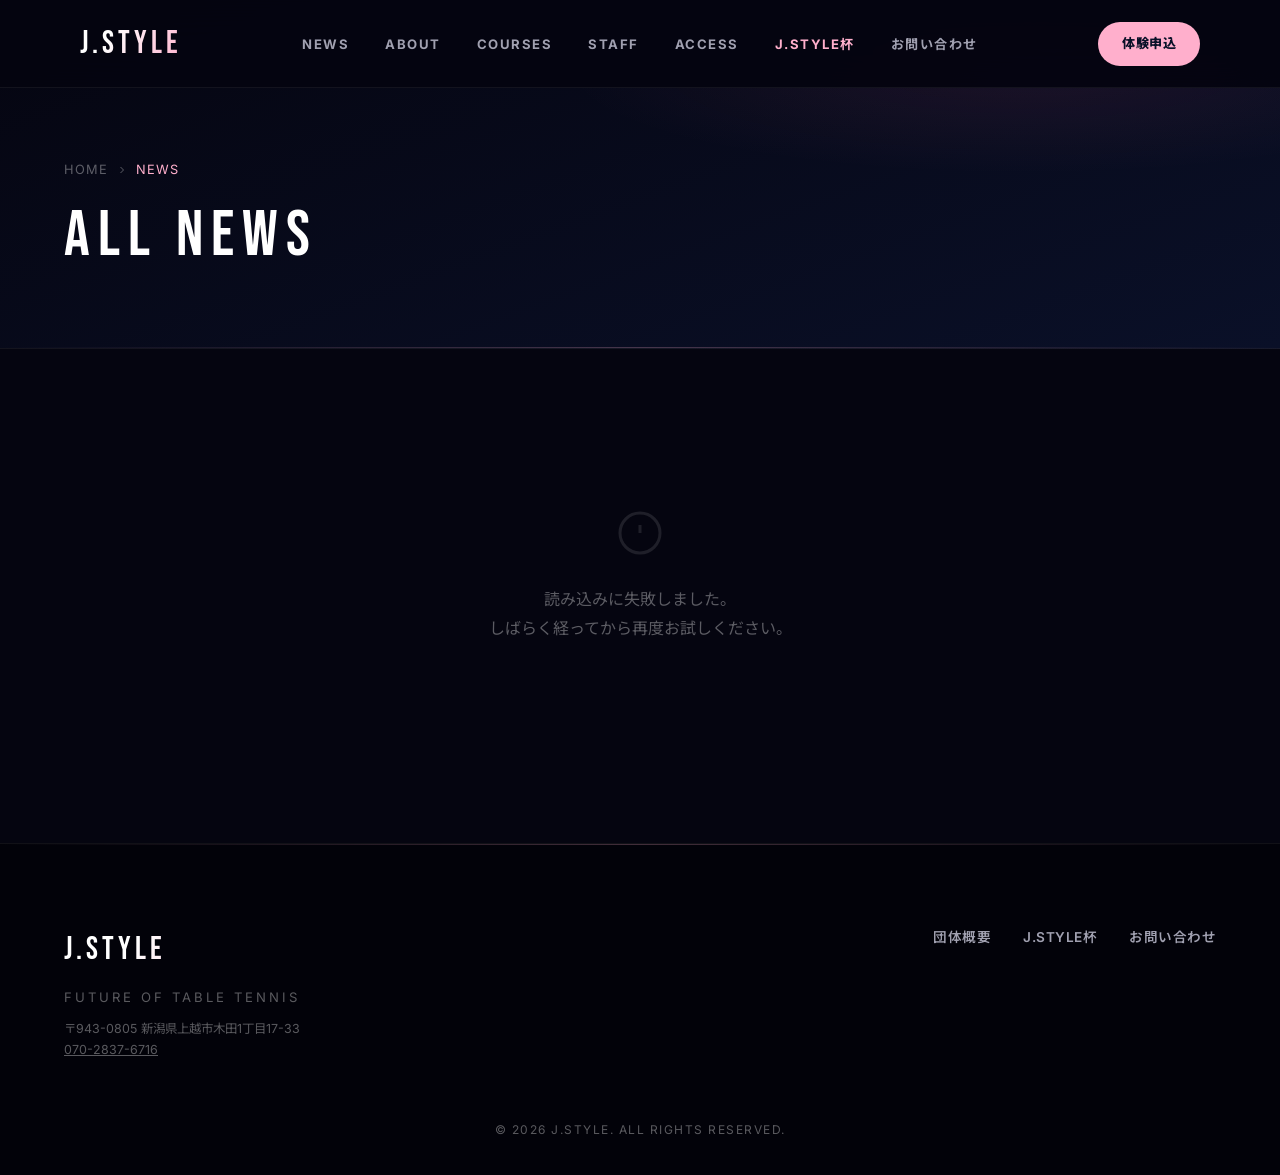
<file: news-detail.html>
<!DOCTYPE html>
<html lang="ja">

<head>
    <meta charset="UTF-8">
    <meta name="viewport" content="width=device-width, initial-scale=1.0">
    <title>NEWS | J.STYLE</title>
    <meta name="description" content="新潟県上越市の卓球ジュニアチーム J.STYLEのニュース記事。大会結果、練習情報、チームのお知らせをお届けします。">
    <!-- OGP -->
    <meta property="og:title" content="NEWS | J.STYLE 上越市の卓球チーム">
    <meta property="og:description" content="新潟県上越市の卓球ジュニアチーム J.STYLEのニュース記事。">
    <meta property="og:type" content="article">
    <meta property="og:image" content="https://jstyle-tt.jp/assets/hero.png">
    <meta property="og:locale" content="ja_JP">
    <meta property="og:site_name" content="J.STYLE | 上越市の卓球ジュニアチーム">
    <link rel="icon" type="image/svg+xml" href="assets/favicon.svg">
    <link rel="stylesheet" href="style.css">
    <link rel="preconnect" href="https://fonts.googleapis.com">
    <link rel="preconnect" href="https://fonts.gstatic.com" crossorigin>
    <link
        href="https://fonts.googleapis.com/css2?family=Bebas+Neue&family=Inter:wght@400;700;900&family=Noto+Sans+JP:wght@400;700;900&display=swap"
        rel="stylesheet">
    <style>
        .news-photo-gallery {
            display: grid;
            grid-template-columns: repeat(2, minmax(0, 1fr));
            gap: 12px;
            margin-bottom: 40px;
        }

        .news-photo-gallery figure {
            margin: 0;
            overflow: hidden;
            border: 1px solid var(--border-subtle);
            border-radius: 6px;
            background: #050510;
        }

        .news-photo-gallery figure:first-child,
        .news-photo-gallery figure:only-child {
            grid-column: 1 / -1;
        }

        .news-photo-gallery img {
            display: block;
            width: 100%;
            height: auto;
        }

        .news-article-body {
            font-size: 1.1rem;
            line-height: 2;
            white-space: normal;
            overflow-wrap: anywhere;
        }

        @media (max-width: 640px) {
            .news-photo-gallery {
                grid-template-columns: 1fr;
                gap: 8px;
                margin-bottom: 32px;
            }

            .news-photo-gallery figure {
                grid-column: 1;
            }
        }
    </style>
</head>

<body class="news-detail-page">
    <header class="main-header" style="background: rgba(5, 5, 16, 0.95);">
        <div class="header-inner">
            <a href="index.html" class="logo" style="text-decoration: none;">J.STYLE</a>
            <nav class="main-nav" id="main-nav">
                <ul>
                    <li><a href="index.html#news">NEWS</a></li>
                    <li><a href="index.html#about">ABOUT</a></li>
                    <li><a href="index.html#courses">COURSES</a></li>
                    <li><a href="index.html#staff">STAFF</a></li>
                    <li><a href="index.html#access">ACCESS</a></li>
                    <li><a href="jstyle-cup.html" style="color: var(--accent-pink);">J.STYLE杯</a></li>
                    <li><a href="contact.html">お問い合わせ</a></li>
                </ul>
            </nav>
            <a href="contact.html" class="cta-button-small">体験申込</a>
            <button class="hamburger" id="hamburger" aria-label="メニュー" aria-controls="main-nav" aria-expanded="false">
                <span></span><span></span><span></span>
            </button>
        </div>
    </header>

    <main class="container" style="padding-top: 150px; padding-bottom: 100px; max-width: 800px;">
        <div id="news-content-area" class="reveal">
            <!-- ここに中身が自動で入ります -->
            <p style="text-align: center; color: var(--text-dim);">読み込み中...</p>
        </div>

        <div style="margin-top: 60px; text-align: center;">
            <a href="news-list.html" class="btn btn-outline">ニュース一覧に戻る</a>
        </div>
    </main>

    <footer class="main-footer">
        <div class="container">
            <p class="copyright">© 2026 J.STYLE. All rights reserved.</p>
        </div>
    </footer>

    <script src="config.js"></script>
    <script>
        // ハンバーガーメニュー
        const hamburger = document.getElementById('hamburger');
        const mainNav = document.getElementById('main-nav');
        if (hamburger && mainNav) {
            hamburger.addEventListener('click', () => {
                hamburger.classList.toggle('open');
                mainNav.classList.toggle('open');
                hamburger.setAttribute('aria-expanded', mainNav.classList.contains('open'));
            });
            mainNav.querySelectorAll('a').forEach(link => {
                link.addEventListener('click', () => {
                    hamburger.classList.remove('open');
                    mainNav.classList.remove('open');
                    hamburger.setAttribute('aria-expanded', 'false');
                });
            });
        }

        const { serviceDomain: MICROCMS_SERVICE_DOMAIN, apiKey: MICROCMS_API_KEY } = window.JSTYLE_CONFIG.microcms;

        function escapeHtml(str) {
            return String(str ?? '')
                .replaceAll('&', '&amp;')
                .replaceAll('<', '&lt;')
                .replaceAll('>', '&gt;')
                .replaceAll('"', '&quot;');
        }

        function renderPlainText(str) {
            return escapeHtml(str).replace(/\r?\n/g, '<br>');
        }

        async function fetchDetail() {
            // URLから ?id=xxxxx の部分を取得
            const params = new URLSearchParams(window.location.search);
            const contentId = params.get('id');

            if (!contentId) {
                window.location.href = 'news-list.html';
                return;
            }

            try {
                const response = await fetch(
                    `https://${MICROCMS_SERVICE_DOMAIN}.microcms.io/api/v1/news/${encodeURIComponent(contentId)}`,
                    {
                        headers: { 'X-MICROCMS-API-KEY': MICROCMS_API_KEY }
                    }
                );
                if (!response.ok) throw new Error(`HTTP ${response.status}`);
                const data = await response.json();
                renderDetail(data);
            } catch (error) {
                console.error('取得失敗:', error);
                document.getElementById('news-content-area').innerHTML =
                    '<p style="text-align:center; color:var(--color-error);">記事が見つからないか、読み込みに失敗しました。</p>';
                document.getElementById('news-content-area').classList.add('active');
            }
        }

        function renderDetail(data) {
            const date = new Date(data.publishedAt || data.createdAt);
            const formattedDate = `${date.getFullYear()}.${(date.getMonth() + 1).toString().padStart(2, '0')}.${date.getDate().toString().padStart(2, '0')}`;

            // ページタイトルとMETA情報を動的に変更（SEO対策）
            document.title = `${data.title} | J.STYLE`;

            const photos = Array.isArray(data.images) && data.images.length > 0
                ? data.images
                : data.image ? [data.image] : [];
            const imgHtml = photos.length > 0
                ? `<div class="news-photo-gallery">${photos.map((photo, index) => `
                    <figure>
                        <img src="${escapeHtml(photo.url)}"
                            alt="${escapeHtml(photo.alt || `${data.title} ${index + 1}`)}"
                            ${index > 0 ? 'loading="lazy"' : ''}>
                    </figure>`).join('')}
                </div>`
                : '';
            const bodyText = data.text || data.content || data.body || '内容がありません。';

            document.getElementById('news-content-area').innerHTML = `
                <div class="modal-header">
                    <span class="modal-date">${formattedDate}</span>
                    <h1 class="modal-title" style="font-size: 2.5rem; margin: 15px 0 30px;">${escapeHtml(data.title)}</h1>
                </div>
                ${imgHtml}
                <div class="modal-body news-article-body">
                    ${renderPlainText(bodyText)}
                </div>
            `;

            // 表示のアニメーション
            document.getElementById('news-content-area').classList.add('active');
        }

        fetchDetail();
    </script>
</body>

</html>
</file>
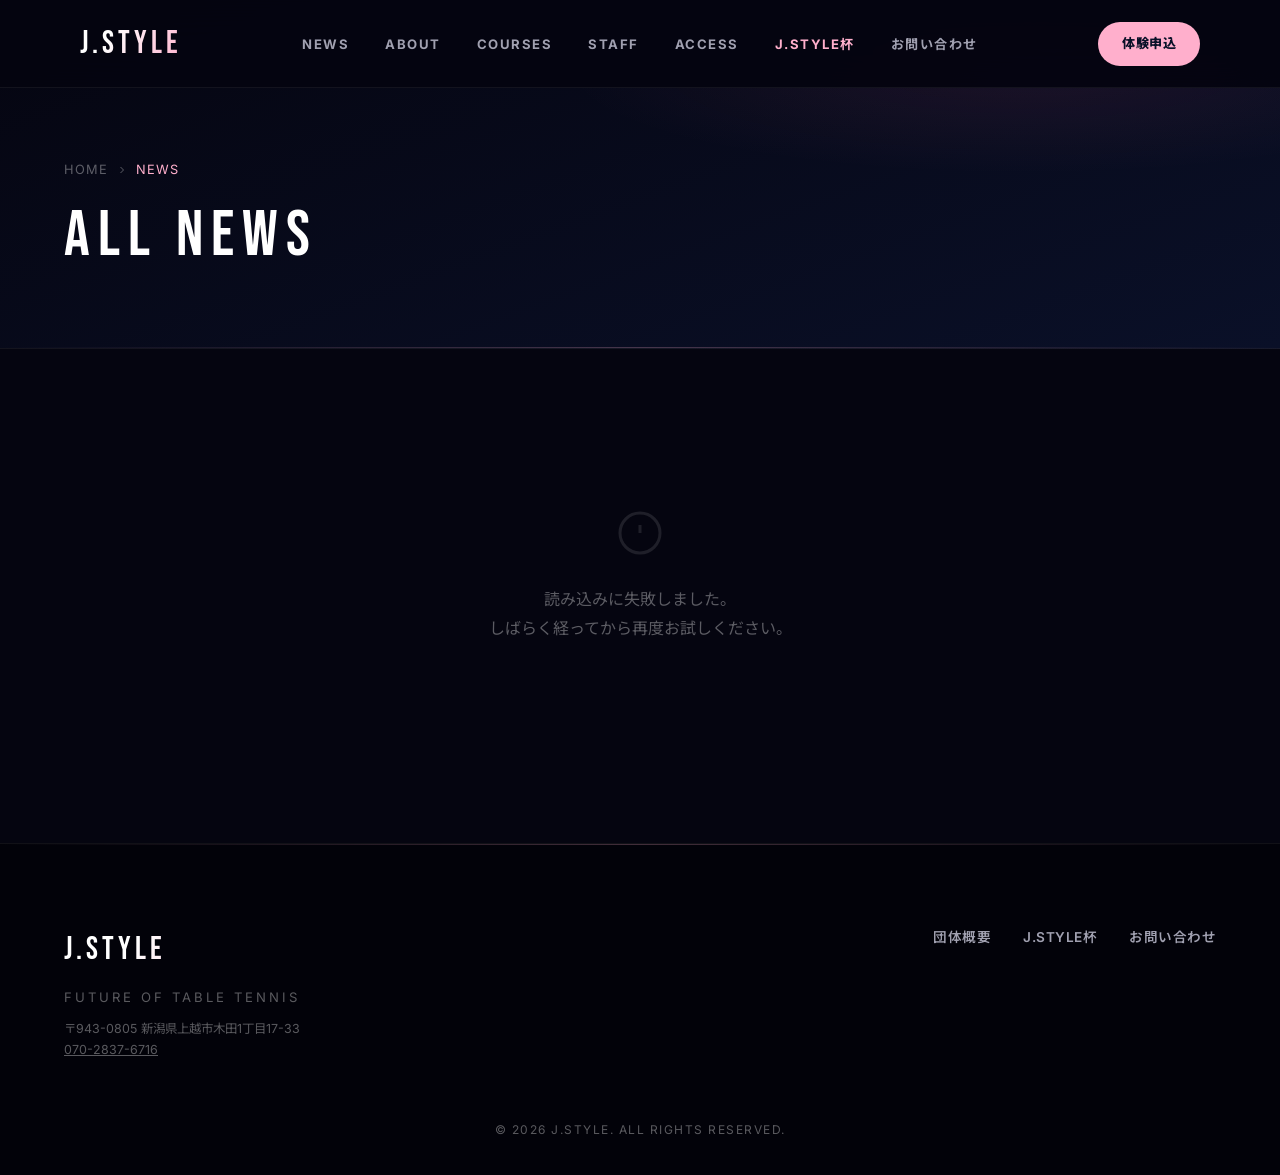
<file: news-list.html>
<!DOCTYPE html>
<html lang="ja">

<head>
    <meta charset="UTF-8">
    <meta name="viewport" content="width=device-width, initial-scale=1.0">
    <title>NEWS | J.STYLE 上越市の卓球チーム</title>
    <meta name="description" content="新潟県上越市の卓球ジュニアチーム J.STYLEの最新ニュース一覧。上越卓球の大会結果、練習情報、チームのお知らせをお届けします。">
    <link rel="canonical" href="https://jstyle-tt.jp/news-list.html">
    <!-- OGP -->
    <meta property="og:title" content="NEWS | J.STYLE 上越市の卓球チーム">
    <meta property="og:description" content="新潟県上越市の卓球ジュニアチーム J.STYLEの最新ニュース。大会結果、練習情報を発信中。">
    <meta property="og:type" content="website">
    <meta property="og:url" content="https://jstyle-tt.jp/news-list.html">
    <meta property="og:image" content="https://jstyle-tt.jp/assets/hero.png">
    <meta property="og:locale" content="ja_JP">
    <meta property="og:site_name" content="J.STYLE | 上越市の卓球ジュニアチーム">
    <!-- Twitter Card -->
    <meta name="twitter:card" content="summary_large_image">
    <meta name="twitter:title" content="NEWS | J.STYLE 上越市の卓球チーム">
    <meta name="twitter:description" content="新潟県上越市の卓球ジュニアチーム J.STYLEの最新ニュース。大会結果、練習情報を発信中。">
    <meta name="twitter:image" content="https://jstyle-tt.jp/assets/hero.png">
    <!-- BreadcrumbList JSON-LD -->
    <script type="application/ld+json">
    {
      "@context": "https://schema.org",
      "@type": "BreadcrumbList",
      "itemListElement": [
        {
          "@type": "ListItem",
          "position": 1,
          "name": "ホーム",
          "item": "https://jstyle-tt.jp/"
        },
        {
          "@type": "ListItem",
          "position": 2,
          "name": "NEWS",
          "item": "https://jstyle-tt.jp/news-list.html"
        }
      ]
    }
    </script>
    <link rel="icon" type="image/svg+xml" href="assets/favicon.svg">
    <link rel="preconnect" href="https://fonts.googleapis.com">
    <link rel="preconnect" href="https://fonts.gstatic.com" crossorigin>
    <link rel="stylesheet" href="style.css">
    <link
        href="https://fonts.googleapis.com/css2?family=Bebas+Neue&family=Inter:wght@400;700;900&family=Noto+Sans+JP:wght@400;700;900&display=swap"
        rel="stylesheet">
    <style>
        .news-list-hero {
            padding: 160px 0 80px;
            position: relative;
            background:
                radial-gradient(ellipse 60% 50% at 80% 20%, rgba(255, 107, 157, 0.08) 0%, transparent 60%),
                linear-gradient(160deg, #050510 0%, #0a1028 100%);
            border-bottom: 1px solid var(--border-subtle);
        }

        .news-list-hero::after {
            content: '';
            position: absolute;
            bottom: 0;
            left: 0;
            right: 0;
            height: 1px;
            background: linear-gradient(to right, transparent, var(--border-accent), transparent);
        }

        .news-list-hero .breadcrumb {
            display: flex;
            align-items: center;
            gap: 8px;
            margin-bottom: 24px;
            font-size: 0.8rem;
            color: var(--text-dim);
            letter-spacing: 1px;
        }

        .news-list-hero .breadcrumb a {
            color: var(--text-dim);
            text-decoration: none;
            transition: color 0.2s;
        }

        .news-list-hero .breadcrumb a:hover {
            color: var(--accent-pink);
        }

        .news-list-hero .breadcrumb span {
            color: var(--accent-pink);
        }

        .news-list-section {
            padding: 80px 0 120px;
            background: var(--bg-dark);
        }

        .empty-state {
            text-align: center;
            padding: 80px 20px;
            color: var(--text-dim);
            grid-column: 1 / -1;
        }

        .empty-state svg {
            opacity: 0.3;
            margin-bottom: 20px;
        }

        .empty-state p {
            font-size: 1rem;
            line-height: 1.8;
        }
    </style>
</head>

<body>
    <header class="main-header" style="background: rgba(5, 5, 16, 0.95);">
        <div class="header-inner">
            <a href="index.html" class="logo">J.STYLE</a>
            <nav class="main-nav" id="main-nav">
                <ul>
                    <li><a href="index.html#news">NEWS</a></li>
                    <li><a href="index.html#about">ABOUT</a></li>
                    <li><a href="index.html#courses">COURSES</a></li>
                    <li><a href="index.html#staff">STAFF</a></li>
                    <li><a href="index.html#access">ACCESS</a></li>
                    <li><a href="jstyle-cup.html" style="color: var(--accent-pink);">J.STYLE杯</a></li>
                    <li><a href="contact.html">お問い合わせ</a></li>
                </ul>
            </nav>
            <a href="contact.html" class="cta-button-small">体験申込</a>
            <button class="hamburger" id="hamburger" aria-label="メニュー" aria-controls="main-nav" aria-expanded="false">
                <span></span><span></span><span></span>
            </button>
        </div>
    </header>

    <main>
        <section class="news-list-hero">
            <div class="container">
                <nav class="breadcrumb" aria-label="パンくずリスト">
                    <a href="index.html">HOME</a>
                    <svg xmlns="http://www.w3.org/2000/svg" width="12" height="12" viewBox="0 0 24 24" fill="none" stroke="currentColor" stroke-width="2"><polyline points="9 18 15 12 9 6"/></svg>
                    <span>NEWS</span>
                </nav>
                <h1 class="section-title" style="margin-bottom: 0;">ALL NEWS</h1>
            </div>
        </section>

        <section class="news-list-section">
            <div class="container">
                <div id="all-news-container" class="news-grid">
                    <div class="empty-state">
                        <svg xmlns="http://www.w3.org/2000/svg" width="48" height="48" viewBox="0 0 24 24" fill="none" stroke="currentColor" stroke-width="1.5" stroke-linecap="round" stroke-linejoin="round"><circle cx="12" cy="12" r="10"/><line x1="12" y1="8" x2="12" y2="12"/><line x1="12" y1="16" x2="12.01" y2="16"/></svg>
                        <p>読み込み中...</p>
                    </div>
                </div>
            </div>
        </section>
    </main>

    <footer class="main-footer">
        <div class="container">
            <div class="footer-grid">
                <div class="footer-brand">
                    <a href="index.html" class="logo" style="text-decoration: none; display: block; margin-bottom: 12px;">J.STYLE</a>
                    <p>Future of Table Tennis</p>
                    <address style="font-style:normal;font-size:0.78rem;color:var(--text-dim);margin-top:10px;line-height:1.7;">
                        〒943-0805 新潟県上越市木田1丁目17-33<br>
                        <a href="tel:070-2837-6716" style="color:inherit;">070-2837-6716</a>
                    </address>
                </div>
                <div class="footer-links">
                    <ul>
                        <li><a href="index.html#about">団体概要</a></li>
                        <li><a href="jstyle-cup.html">J.STYLE杯</a></li>
                        <li><a href="contact.html">お問い合わせ</a></li>
                    </ul>
                </div>
            </div>
            <p class="copyright">© 2026 J.STYLE. All rights reserved.</p>
        </div>
    </footer>

    <script src="config.js"></script>
    <script>
        // ハンバーガーメニュー
        const hamburger = document.getElementById('hamburger');
        const mainNav = document.getElementById('main-nav');
        if (hamburger && mainNav) {
            hamburger.addEventListener('click', () => {
                hamburger.classList.toggle('open');
                mainNav.classList.toggle('open');
                hamburger.setAttribute('aria-expanded', mainNav.classList.contains('open'));
            });
            mainNav.querySelectorAll('a').forEach(link => {
                link.addEventListener('click', () => {
                    hamburger.classList.remove('open');
                    mainNav.classList.remove('open');
                    hamburger.setAttribute('aria-expanded', 'false');
                });
            });
        }

        const { serviceDomain: MICROCMS_SERVICE_DOMAIN, apiKey: MICROCMS_API_KEY } = window.JSTYLE_CONFIG.microcms;
        const newsContainer = document.getElementById('all-news-container');

        function escapeHtml(str) {
            return String(str ?? '')
                .replaceAll('&', '&amp;')
                .replaceAll('<', '&lt;')
                .replaceAll('>', '&gt;')
                .replaceAll('"', '&quot;');
        }

        async function fetchAllNews() {
            try {
                const response = await fetch(
                    `https://${MICROCMS_SERVICE_DOMAIN}.microcms.io/api/v1/news?limit=50`,
                    { headers: { 'X-MICROCMS-API-KEY': MICROCMS_API_KEY } }
                );
                if (!response.ok) throw new Error(`HTTP ${response.status}`);
                const data = await response.json();
                renderNews(data.contents);
            } catch (error) {
                console.error('取得失敗:', error);
                newsContainer.innerHTML = `
                    <div class="empty-state">
                        <svg xmlns="http://www.w3.org/2000/svg" width="48" height="48" viewBox="0 0 24 24" fill="none" stroke="currentColor" stroke-width="1.5"><circle cx="12" cy="12" r="10"/><line x1="12" y1="8" x2="12" y2="12"/><line x1="12" y1="16" x2="12.01" y2="16"/></svg>
                        <p>読み込みに失敗しました。<br>しばらく経ってから再度お試しください。</p>
                    </div>`;
            }
        }

        function renderNews(contents) {
            newsContainer.innerHTML = '';
            if (!contents || contents.length === 0) {
                newsContainer.innerHTML = `
                    <div class="empty-state">
                        <svg xmlns="http://www.w3.org/2000/svg" width="48" height="48" viewBox="0 0 24 24" fill="none" stroke="currentColor" stroke-width="1.5"><path d="M14 2H6a2 2 0 0 0-2 2v16a2 2 0 0 0 2 2h12a2 2 0 0 0 2-2V8z"/><polyline points="14 2 14 8 20 8"/></svg>
                        <p>ニュースはまだありません。</p>
                    </div>`;
                return;
            }

            contents.forEach((content, i) => {
                const date = new Date(content.publishedAt || content.createdAt);
                const formattedDate = `${date.getFullYear()}.${(date.getMonth() + 1).toString().padStart(2, '0')}.${date.getDate().toString().padStart(2, '0')}`;

                const card = document.createElement('article');
                card.className = 'news-card reveal';
                card.style.animationDelay = `${i * 60}ms`;
                card.setAttribute('tabindex', '0');
                card.setAttribute('role', 'button');
                card.setAttribute('aria-label', content.title);

                const thumbnail = content.images?.[0] || content.image;
                const imageHtml = thumbnail
                    ? `<div class="news-image"><img src="${escapeHtml(thumbnail.url)}" alt="${escapeHtml(thumbnail.alt || content.title)}" loading="lazy" width="400" height="225"></div>`
                    : '';

                card.innerHTML = `
                    ${imageHtml}
                    <div class="news-content">
                        <span class="news-date">${formattedDate}</span>
                        <span class="news-tag">${escapeHtml(content.category || 'お知らせ')}</span>
                        <h3 class="news-title">${escapeHtml(content.title)}</h3>
                    </div>
                `;

                const goToDetail = () => {
                    window.location.href = `news-detail.html?id=${encodeURIComponent(content.id)}`;
                };
                card.addEventListener('click', goToDetail);
                card.addEventListener('keydown', (e) => {
                    if (e.key === 'Enter' || e.key === ' ') {
                        e.preventDefault();
                        goToDetail();
                    }
                });

                newsContainer.appendChild(card);
            });

            // スクロールアニメ
            const observer = new IntersectionObserver((entries) => {
                entries.forEach((entry, i) => {
                    if (entry.isIntersecting) {
                        setTimeout(() => entry.target.classList.add('active'), i * 60);
                        observer.unobserve(entry.target);
                    }
                });
            }, { threshold: 0.1 });
            document.querySelectorAll('.reveal').forEach(el => observer.observe(el));
        }

        fetchAllNews();
    </script>
</body>

</html>
</file>
<file: style.css>
:root {
    /* Colors - Midnight Sakura Premium */
    --primary-navy: #0a1128;
    --secondary-navy: #1c2541;
    --accent-pink: #ffafcc;
    --accent-pink-deep: #ff6b9d;
    --accent-pink-glow: #ffc8dd;
    --text-white: #ffffff;
    --text-gray: #a0a0b0;
    --text-dim: rgba(255, 255, 255, 0.35);
    --bg-dark: #050510;
    --bg-section: #07071a;
    --surface-1: rgba(255, 255, 255, 0.02);
    --surface-2: rgba(255, 255, 255, 0.05);
    --card-bg: rgba(20, 22, 50, 0.6);
    --border-subtle: rgba(255, 255, 255, 0.06);
    --border-accent: rgba(255, 175, 204, 0.25);
    --shadow-card: 0 24px 64px rgba(0, 0, 0, 0.5);
    --shadow-glow: 0 0 60px rgba(255, 175, 204, 0.12);

    /* Fonts */
    --font-display: 'Bebas Neue', 'Impact', sans-serif;
    --font-main: 'Inter', 'Noto Sans JP', sans-serif;
    --transition: all 0.4s cubic-bezier(0.4, 0, 0.2, 1);
    --transition-fast: all 0.2s cubic-bezier(0.4, 0, 0.2, 1);
}

* {
    margin: 0;
    padding: 0;
    box-sizing: border-box;
}

html {
    scroll-behavior: smooth;
}

body {
    background-color: var(--bg-dark);
    color: var(--text-white);
    font-family: var(--font-main);
    line-height: 1.6;
    overflow-x: hidden;
}

body.loading {
    overflow: hidden;
}

.container {
    max-width: 1200px;
    margin: 0 auto;
    padding: 0 24px;
}

.grid-2 {
    display: grid;
    grid-template-columns: 1fr 1fr;
    gap: 60px;
    align-items: center;
}

@media (max-width: 768px) {
    .grid-2 {
        grid-template-columns: 1fr;
        gap: 32px;
    }
}

/* ===== HEADER ===== */
.main-header {
    position: fixed;
    top: 0;
    width: 100%;
    z-index: 1000;
    background: rgba(5, 5, 16, 0.75);
    backdrop-filter: blur(20px);
    -webkit-backdrop-filter: blur(20px);
    border-bottom: 1px solid var(--border-subtle);
    padding: 18px 0;
    transition: background 0.3s ease;
}

.header-inner {
    max-width: 1200px;
    margin: 0 auto;
    padding: 0 40px;
    display: flex;
    justify-content: space-between;
    align-items: center;
    gap: 24px;
}

.logo {
    font-family: var(--font-display);
    font-size: 2rem;
    letter-spacing: 4px;
    color: var(--text-white);
    background: linear-gradient(120deg, #ffffff 30%, var(--accent-pink));
    -webkit-background-clip: text;
    background-clip: text;
    -webkit-text-fill-color: transparent;
    flex-shrink: 0;
}

.main-nav ul {
    display: flex;
    list-style: none;
    gap: 36px;
}

.main-nav a {
    text-decoration: none;
    color: var(--text-gray);
    font-size: 0.82rem;
    font-weight: 700;
    letter-spacing: 1.5px;
    text-transform: uppercase;
    transition: var(--transition-fast);
    position: relative;
    padding-bottom: 2px;
}

.main-nav a::after {
    content: '';
    position: absolute;
    bottom: -2px;
    left: 0;
    width: 0;
    height: 1px;
    background: var(--accent-pink);
    transition: width 0.25s ease;
}

.main-nav a:hover {
    color: var(--accent-pink);
}

.main-nav a:hover::after {
    width: 100%;
}

/* Hamburger */
.hamburger {
    display: none;
    flex-direction: column;
    justify-content: center;
    gap: 5px;
    background: none;
    border: none;
    cursor: pointer;
    padding: 8px;
    z-index: 1100;
    min-width: 44px;
    min-height: 44px;
    align-items: center;
}
.hamburger span {
    display: block;
    width: 22px;
    height: 2px;
    background: var(--text-white);
    transition: var(--transition);
    border-radius: 2px;
}
.hamburger.open span:nth-child(1) { transform: translateY(7px) rotate(45deg); }
.hamburger.open span:nth-child(2) { opacity: 0; }
.hamburger.open span:nth-child(3) { transform: translateY(-7px) rotate(-45deg); }

@media (max-width: 768px) {
    .header-inner {
        padding: 0 20px;
    }
    .hamburger {
        display: flex;
    }
    .main-nav {
        display: none;
        position: fixed;
        top: 0;
        left: 0;
        width: 100%;
        height: 100vh;
        height: 100dvh;
        background: rgba(5, 5, 16, 0.98);
        backdrop-filter: blur(20px);
        z-index: 1050;
        flex-direction: column;
        justify-content: center;
        align-items: center;
    }
    .main-nav.open {
        display: flex;
    }
    .main-nav ul {
        flex-direction: column;
        gap: 32px;
        text-align: center;
    }
    .main-nav a {
        font-size: 1.3rem;
        letter-spacing: 4px;
    }
    .cta-button-small {
        display: none;
    }
}

.cta-button-small {
    padding: 10px 24px;
    background: var(--accent-pink);
    color: var(--primary-navy);
    border-radius: 50px;
    text-decoration: none;
    font-weight: 800;
    font-size: 0.82rem;
    letter-spacing: 0.5px;
    transition: var(--transition);
    white-space: nowrap;
    min-height: 44px;
    display: flex;
    align-items: center;
}

.cta-button-small:hover {
    background: var(--accent-pink-glow);
    box-shadow: 0 8px 24px rgba(255, 175, 204, 0.35);
    transform: translateY(-2px);
}

/* ===== OPENING ANIMATION ===== */
#opening-overlay {
    position: fixed;
    top: 0;
    left: 0;
    width: 100%;
    height: 100%;
    background-color: var(--bg-dark);
    z-index: 2000;
    display: flex;
    justify-content: center;
    align-items: center;
    overflow: hidden;
    cursor: pointer;
    transition: opacity 1s ease-out;
}

.opening-skip {
    position: absolute;
    bottom: 32px;
    left: 50%;
    transform: translateX(-50%);
    color: var(--text-dim);
    font-size: 0.7rem;
    font-weight: 700;
    letter-spacing: 3px;
    text-transform: uppercase;
    z-index: 2200;
}

#opening-canvas {
    width: 100%;
    height: 100%;
}

.branding-overlay-content {
    position: absolute;
    top: 50%;
    left: 50%;
    transform: translate(-50%, -50%);
    text-align: center;
    width: 100%;
    overflow: hidden;
    opacity: 0;
    transition: opacity 0.7s ease;
    z-index: 2100;
}

.branding-overlay-content.visible {
    opacity: 1;
}

.opening-logo {
    font-family: var(--font-display);
    font-size: clamp(5rem, 18vw, 10rem);
    letter-spacing: 12px;
    line-height: 1;
    margin-bottom: 20px;
    background: linear-gradient(120deg, #fff 20%, var(--accent-pink));
    background-clip: text;
    -webkit-background-clip: text;
    -webkit-text-fill-color: transparent;
    position: relative;
    display: inline-block;
    padding-bottom: 15px;
}

.opening-logo .underline {
    position: absolute;
    bottom: 0;
    left: 0;
    width: 0;
    height: 4px;
    background: linear-gradient(to right, var(--accent-pink), var(--accent-pink-deep));
    border-radius: 4px;
    transition: width 1.2s cubic-bezier(0.22, 1, 0.36, 1);
    transition-delay: 0.5s;
}

.branding-overlay-content.visible .underline {
    width: 100%;
}

@media (max-width: 480px) {
    .opening-logo {
        font-size: 15vw;
        letter-spacing: 7px;
    }
}

.opening-subtitle {
    font-family: 'Inter', sans-serif;
    font-size: 0.9rem;
    color: var(--accent-pink);
    letter-spacing: 0.5em;
    text-transform: uppercase;
    font-weight: 600;
    opacity: 0;
    transform: translateY(20px);
    transition: all 1s ease;
    transition-delay: 1.5s;
}

.branding-overlay-content.visible .opening-subtitle {
    opacity: 0.8;
    transform: translateY(0);
}

/* ===== HERO SECTION ===== */
.hero-premium {
    min-height: 100vh;
    display: flex;
    align-items: center;
    padding: 120px 10% 80px;
    position: relative;
    background:
        radial-gradient(ellipse 80% 60% at 75% 20%, rgba(255, 107, 157, 0.1) 0%, transparent 60%),
        radial-gradient(ellipse 60% 80% at 20% 80%, rgba(255, 175, 204, 0.08) 0%, transparent 50%),
        linear-gradient(160deg, #050510 0%, #0a1028 60%, #060616 100%);
    overflow: hidden;
}

.hero-premium::after {
    content: '';
    position: absolute;
    inset: 0;
    background:
        radial-gradient(1px 1px at 20% 30%, rgba(255,175,204,0.3) 0%, transparent 0%),
        radial-gradient(1px 1px at 80% 60%, rgba(255,175,204,0.2) 0%, transparent 0%),
        radial-gradient(1px 1px at 50% 80%, rgba(255,175,204,0.15) 0%, transparent 0%);
    pointer-events: none;
}

#sakura-canvas {
    position: absolute;
    top: 0;
    left: 0;
    width: 100%;
    height: 100%;
    z-index: 1;
    pointer-events: none;
}

.hero-premium::before {
    content: '';
    position: absolute;
    top: 0;
    right: 0;
    width: 100%;
    height: 100%;
    background-image: url('assets/hero.png');
    background-size: cover;
    background-position: center;
    opacity: 0.2;
    mix-blend-mode: soft-light;
    z-index: 1;
}

.hero-scroll {
    position: absolute;
    bottom: 36px;
    left: 50%;
    transform: translateX(-50%);
    z-index: 10;
    color: var(--accent-pink);
    font-size: 0.7rem;
    font-weight: 900;
    letter-spacing: 5px;
    text-transform: uppercase;
    display: flex;
    flex-direction: column;
    align-items: center;
    gap: 12px;
    opacity: 0.7;
}

.hero-scroll::after {
    content: '';
    width: 1px;
    height: 56px;
    background: linear-gradient(to bottom, var(--accent-pink), transparent);
    animation: scrollLine 2.4s infinite cubic-bezier(0.7, 0, 0.3, 1);
}

@keyframes scrollLine {
    0%   { transform: scaleY(0); transform-origin: top; opacity: 1; }
    50%  { transform: scaleY(1); transform-origin: top; opacity: 1; }
    51%  { transform: scaleY(1); transform-origin: bottom; opacity: 1; }
    100% { transform: scaleY(0); transform-origin: bottom; opacity: 0; }
}

.hero-content {
    max-width: 700px;
    z-index: 2;
}

.sub-lead {
    display: block;
    font-family: 'Inter', sans-serif;
    font-size: 0.85rem;
    font-weight: 900;
    color: var(--accent-pink);
    margin-bottom: 24px;
    letter-spacing: 6px;
    text-transform: uppercase;
}

.main-lead {
    font-family: 'Noto Sans JP', sans-serif;
    font-size: clamp(2.2rem, 5.5vw, 4.5rem);
    line-height: 1.15;
    font-weight: 900;
    margin-bottom: 32px;
    letter-spacing: -0.5px;
    word-break: keep-all;
    overflow-wrap: anywhere;
}

.highlight {
    background: linear-gradient(120deg, var(--accent-pink), var(--accent-pink-deep));
    -webkit-background-clip: text;
    background-clip: text;
    -webkit-text-fill-color: transparent;
    position: relative;
}

.description {
    font-size: 1rem;
    line-height: 1.9;
    color: var(--text-gray);
    margin-bottom: 44px;
    max-width: 480px;
}

.hero-actions {
    display: flex;
    gap: 16px;
    flex-wrap: wrap;
}

/* ===== BUTTONS ===== */
.btn {
    padding: 16px 36px;
    border-radius: 6px;
    text-decoration: none;
    font-weight: 800;
    font-size: 0.9rem;
    letter-spacing: 0.5px;
    transition: var(--transition);
    display: inline-flex;
    align-items: center;
    justify-content: center;
    min-height: 52px;
    cursor: pointer;
    touch-action: manipulation;
}

.btn-primary {
    background: linear-gradient(135deg, var(--accent-pink), var(--accent-pink-deep));
    color: #fff;
    box-shadow: 0 4px 20px rgba(255, 107, 157, 0.3);
}

.btn-primary:hover {
    transform: translateY(-4px);
    box-shadow: 0 12px 36px rgba(255, 107, 157, 0.45);
}

.btn-outline {
    border: 1.5px solid var(--accent-pink);
    color: var(--accent-pink);
    background: transparent;
}

.btn-outline:hover {
    background: rgba(255, 175, 204, 0.08);
    transform: translateY(-4px);
    box-shadow: 0 12px 36px rgba(255, 175, 204, 0.15);
}

/* ===== SECTIONS ===== */
section {
    padding: 120px 0;
}

.dark-bg {
    background: var(--bg-section);
}

.section-title {
    font-family: var(--font-display);
    font-size: clamp(2.8rem, 5vw, 4rem);
    font-weight: 400;
    margin-bottom: 60px;
    letter-spacing: 8px;
    text-transform: uppercase;
    line-height: 1;
}

.text-center {
    text-align: center;
}

/* ===== NEWS ===== */
.news-section {
    background: var(--bg-dark);
    position: relative;
}

.news-section::before {
    content: '';
    position: absolute;
    top: 0;
    left: 0;
    right: 0;
    height: 1px;
    background: linear-gradient(to right, transparent, var(--border-accent), transparent);
}

.section-header {
    display: flex;
    justify-content: space-between;
    align-items: flex-end;
    margin-bottom: 48px;
    border-bottom: 1px solid var(--border-subtle);
    padding-bottom: 20px;
}

.view-all {
    color: var(--accent-pink);
    text-decoration: none;
    font-weight: 700;
    font-size: 0.82rem;
    letter-spacing: 1.5px;
    text-transform: uppercase;
    display: flex;
    align-items: center;
    gap: 8px;
    transition: var(--transition-fast);
}

.view-all::after {
    content: '→';
    transition: transform 0.2s ease;
}

.view-all:hover {
    color: #fff;
}

.view-all:hover::after {
    transform: translateX(4px);
}

.news-grid {
    display: grid;
    grid-template-columns: repeat(3, 1fr);
    gap: 24px;
}

@media (max-width: 900px) {
    .news-grid {
        grid-template-columns: repeat(2, 1fr);
    }
}

@media (max-width: 600px) {
    .news-grid {
        grid-template-columns: 1fr;
    }
}

.news-card {
    background: var(--card-bg);
    border: 1px solid var(--border-subtle);
    border-radius: 16px;
    overflow: hidden;
    transition: var(--transition);
    display: flex;
    flex-direction: column;
    cursor: pointer;
    backdrop-filter: blur(10px);
}

.news-card:hover {
    transform: translateY(-8px);
    border-color: var(--border-accent);
    box-shadow: var(--shadow-card), var(--shadow-glow);
}

.news-image {
    width: 100%;
    aspect-ratio: 16 / 9;
    overflow: hidden;
    background: var(--secondary-navy);
}

.news-image img {
    width: 100%;
    height: 100%;
    object-fit: cover;
    transition: transform 0.6s ease;
}

.news-card:hover .news-image img {
    transform: scale(1.08);
}

.news-content {
    padding: 20px 24px 24px;
    flex: 1;
    display: flex;
    flex-direction: column;
    gap: 8px;
}

.news-date {
    font-size: 0.78rem;
    color: var(--text-dim);
    font-family: 'Inter', sans-serif;
    letter-spacing: 1px;
}

.news-tag {
    display: inline-block;
    padding: 3px 12px;
    background: rgba(255, 175, 204, 0.08);
    color: var(--accent-pink);
    border: 1px solid var(--border-accent);
    font-size: 0.68rem;
    font-weight: 800;
    border-radius: 50px;
    letter-spacing: 1.5px;
    text-transform: uppercase;
    align-self: flex-start;
}

.news-title {
    font-size: 1rem;
    line-height: 1.55;
    font-weight: 700;
    color: var(--text-white);
    margin-top: 4px;
}

/* ===== ABOUT ===== */
.about-section {
    position: relative;
    overflow: hidden;
}

.about-section::before {
    content: '';
    position: absolute;
    top: -200px;
    right: -200px;
    width: 600px;
    height: 600px;
    border-radius: 50%;
    background: radial-gradient(circle, rgba(255, 107, 157, 0.06) 0%, transparent 70%);
    pointer-events: none;
}

.about-text h2 {
    font-family: 'Noto Sans JP', sans-serif;
    font-size: clamp(2rem, 4vw, 2.8rem);
    font-weight: 900;
    margin-bottom: 28px;
    line-height: 1.25;
    letter-spacing: -0.5px;
}

.about-text p {
    color: var(--text-gray);
    font-size: 1rem;
    line-height: 1.95;
    margin-bottom: 16px;
}

.image-box {
    width: 100%;
    aspect-ratio: 1 / 1;
    background-image: url('assets/team_processed.png');
    background-size: cover;
    background-position: center;
    border-radius: 24px;
    position: relative;
    overflow: hidden;
    box-shadow:
        0 0 0 1px var(--border-accent),
        0 40px 80px rgba(0, 0, 0, 0.6),
        var(--shadow-glow);
}

.premium-border {
    border: 1px solid rgba(255, 175, 204, 0.4);
}

/* ===== COURSES ===== */
.courses-section {
    background: var(--bg-dark);
    position: relative;
    overflow: hidden;
}

.courses-section::before {
    content: '';
    position: absolute;
    bottom: -100px;
    left: -200px;
    width: 600px;
    height: 600px;
    border-radius: 50%;
    background: radial-gradient(circle, rgba(255, 175, 204, 0.05) 0%, transparent 70%);
    pointer-events: none;
}

.course-grid {
    display: grid;
    grid-template-columns: 1fr 1fr;
    gap: 32px;
}

@media (max-width: 768px) {
    .course-grid {
        grid-template-columns: 1fr;
    }
}

.course-card {
    position: relative;
    border-radius: 24px;
    overflow: hidden;
    border: 1px solid var(--border-subtle);
    background: var(--card-bg);
    backdrop-filter: blur(16px);
    padding: 48px 40px 44px;
    display: flex;
    flex-direction: column;
    align-items: center;
    text-align: center;
    transition: var(--transition);
    cursor: default;
}

.course-card::before {
    content: '';
    position: absolute;
    top: 0; left: 0; right: 0; bottom: 0;
    background: radial-gradient(ellipse 70% 55% at 50% 30%, rgba(255, 107, 157, 0.10) 0%, transparent 70%);
    pointer-events: none;
    transition: opacity 0.4s ease;
    opacity: 0;
}

.course-card:hover {
    transform: translateY(-8px);
    border-color: var(--border-accent);
    box-shadow: 0 32px 80px rgba(0, 0, 0, 0.5), 0 0 40px rgba(255, 107, 157, 0.08);
}

.course-card:hover::before {
    opacity: 1;
}

.course-num {
    font-family: var(--font-display);
    font-size: 5rem;
    line-height: 1;
    letter-spacing: 4px;
    background: linear-gradient(135deg, rgba(255,175,204,0.15) 0%, rgba(255,107,157,0.08) 100%);
    -webkit-background-clip: text;
    background-clip: text;
    -webkit-text-fill-color: transparent;
    color: transparent;
    margin-bottom: 20px;
    transition: var(--transition);
}

.course-card:hover .course-num {
    background: linear-gradient(135deg, var(--accent-pink) 0%, var(--accent-pink-deep) 100%);
    -webkit-background-clip: text;
    background-clip: text;
}

.course-icon-wrap {
    position: relative;
    width: 120px;
    height: 120px;
    margin-bottom: 28px;
    display: flex;
    align-items: center;
    justify-content: center;
}

.course-icon-wrap::before {
    content: '';
    position: absolute;
    inset: 0;
    border-radius: 50%;
    background: radial-gradient(circle, rgba(255, 107, 157, 0.18) 0%, transparent 70%);
    transition: transform 0.5s ease, opacity 0.4s ease;
    opacity: 0.6;
}

.course-card:hover .course-icon-wrap::before {
    transform: scale(1.3);
    opacity: 1;
}

.course-icon-wrap svg {
    position: relative;
    z-index: 1;
    color: var(--accent-pink);
    filter: drop-shadow(0 0 12px rgba(255, 107, 157, 0.4));
    transition: transform 0.4s cubic-bezier(0.34, 1.56, 0.64, 1), filter 0.4s ease;
}

.course-card:hover .course-icon-wrap svg {
    transform: scale(1.12) rotate(-5deg);
    filter: drop-shadow(0 0 24px rgba(255, 107, 157, 0.7));
}

.course-tag {
    display: inline-block;
    padding: 4px 14px;
    background: rgba(255, 107, 157, 0.1);
    border: 1px solid rgba(255, 107, 157, 0.25);
    border-radius: 50px;
    font-size: 0.7rem;
    font-weight: 800;
    letter-spacing: 2px;
    color: var(--accent-pink);
    text-transform: uppercase;
    margin-bottom: 14px;
}

.course-info {
    display: flex;
    flex-direction: column;
    align-items: center;
}

.course-info h3 {
    font-family: 'Noto Sans JP', sans-serif;
    font-size: 1.5rem;
    font-weight: 900;
    margin-bottom: 12px;
    color: var(--text-white);
    line-height: 1.3;
}

.course-info p {
    font-size: 0.9rem;
    line-height: 1.8;
    color: var(--text-gray);
    max-width: 340px;
    margin-bottom: 28px;
}

.course-link {
    display: inline-flex;
    align-items: center;
    gap: 8px;
    font-size: 0.82rem;
    font-weight: 700;
    letter-spacing: 1.5px;
    color: var(--accent-pink);
    text-decoration: none;
    text-transform: uppercase;
    transition: gap 0.2s ease;
}

.course-link svg {
    transition: transform 0.2s ease;
}

.course-link:hover { gap: 12px; }
.course-link:hover svg { transform: translateX(3px); }

/* ===== PRICE ===== */
.price-section {
    background: var(--bg-dark);
    position: relative;
    padding-top: 0;
}

.price-grid {
    display: grid;
    grid-template-columns: 1fr 1fr;
    gap: 24px;
    max-width: 800px;
    margin: 0 auto;
}

@media (max-width: 600px) {
    .price-grid {
        grid-template-columns: 1fr;
    }
}

.price-card {
    background: var(--card-bg);
    backdrop-filter: blur(16px);
    border: 1px solid var(--border-subtle);
    border-radius: 20px;
    padding: 36px 32px;
    text-align: center;
    transition: var(--transition);
}

.price-card:hover {
    border-color: var(--border-accent);
    box-shadow: var(--shadow-glow);
}

.price-card h3 {
    font-family: 'Noto Sans JP', sans-serif;
    font-size: 1.15rem;
    font-weight: 900;
    color: var(--text-white);
    margin: 12px 0 16px;
}

.price-amount {
    font-family: 'Inter', 'Noto Sans JP', sans-serif;
    font-size: 2.6rem;
    font-weight: 900;
    line-height: 1;
    background: linear-gradient(120deg, #ffffff 30%, var(--accent-pink));
    -webkit-background-clip: text;
    background-clip: text;
    -webkit-text-fill-color: transparent;
}

.price-yen,
.price-unit {
    font-size: 0.95rem;
    font-weight: 700;
    -webkit-text-fill-color: var(--text-gray);
}

.price-yen {
    margin-right: 10px;
}

.price-unit {
    margin-left: 4px;
}

.price-notes {
    text-align: center;
    margin-top: 36px;
}

.price-notes p {
    color: var(--text-gray);
    font-size: 0.95rem;
    line-height: 1.9;
}

.price-notes strong {
    color: var(--accent-pink);
}

.price-notes .btn {
    margin-top: 24px;
}

/* ===== FAQ ===== */
.faq-container {
    max-width: 800px;
}

.faq-item {
    background: var(--card-bg);
    backdrop-filter: blur(10px);
    border: 1px solid var(--border-subtle);
    border-radius: 14px;
    margin-bottom: 14px;
    overflow: hidden;
    transition: border-color 0.3s ease;
}

.faq-item[open] {
    border-color: var(--border-accent);
}

.faq-item summary {
    list-style: none;
    cursor: pointer;
    display: flex;
    justify-content: space-between;
    align-items: center;
    gap: 16px;
    padding: 20px 24px;
    min-height: 44px;
    font-weight: 700;
    font-size: 0.98rem;
    color: var(--text-white);
    transition: color 0.2s ease;
}

.faq-item summary:hover {
    color: var(--accent-pink);
}

.faq-item summary::-webkit-details-marker {
    display: none;
}

.faq-icon {
    position: relative;
    width: 18px;
    height: 18px;
    flex-shrink: 0;
}

.faq-icon::before,
.faq-icon::after {
    content: '';
    position: absolute;
    top: 50%;
    left: 50%;
    width: 14px;
    height: 2px;
    border-radius: 2px;
    background: var(--accent-pink);
    transform: translate(-50%, -50%);
    transition: transform 0.25s ease;
}

.faq-icon::after {
    transform: translate(-50%, -50%) rotate(90deg);
}

.faq-item[open] .faq-icon::after {
    transform: translate(-50%, -50%) rotate(0deg);
}

.faq-item > p {
    padding: 0 24px 22px;
    color: var(--text-gray);
    font-size: 0.95rem;
    line-height: 1.9;
}

/* ===== STAFF ===== */
.staff-section {
    position: relative;
    overflow: hidden;
}

.staff-section::before {
    content: '';
    position: absolute;
    top: 50%;
    left: 50%;
    transform: translate(-50%, -50%);
    width: 800px;
    height: 400px;
    background: radial-gradient(ellipse, rgba(255, 175, 204, 0.05) 0%, transparent 70%);
    pointer-events: none;
}

.avatar-grid {
    display: flex;
    justify-content: center;
    gap: 48px;
    flex-wrap: wrap;
    margin-top: 40px;
}

.staff-card {
    text-align: center;
    width: 180px;
}

.staff-card img,
.placeholder-avatar {
    width: 160px;
    height: 160px;
    border-radius: 50%;
    object-fit: cover;
    margin: 0 auto 20px;
    display: block;
    border: 2px solid var(--border-accent);
    box-shadow: 0 0 0 4px rgba(255, 175, 204, 0.08), var(--shadow-glow);
    transition: var(--transition);
}

.staff-card:hover .placeholder-avatar,
.staff-card:hover img {
    border-color: var(--accent-pink);
    box-shadow: 0 0 0 4px rgba(255, 175, 204, 0.15), 0 20px 40px rgba(255, 175, 204, 0.2);
    transform: translateY(-4px);
}

.placeholder-avatar {
    display: flex;
    align-items: center;
    justify-content: center;
    background: linear-gradient(135deg, #1a1f45, #0d1230);
    font-family: var(--font-display);
    font-size: 3.5rem;
    letter-spacing: 2px;
    color: var(--accent-pink);
}

.staff-card h4 {
    font-family: 'Noto Sans JP', sans-serif;
    font-size: 1.1rem;
    font-weight: 700;
    margin-bottom: 6px;
    color: var(--text-white);
}

.staff-card p {
    font-size: 0.8rem;
    color: var(--accent-pink);
    font-weight: 700;
    letter-spacing: 2px;
    text-transform: uppercase;
}

/* ===== NEWS MODAL ===== */
.news-modal {
    display: none;
    position: fixed;
    top: 0;
    left: 0;
    width: 100%;
    height: 100%;
    z-index: 2000;
    justify-content: center;
    align-items: center;
    padding: 20px;
}

.news-modal.active {
    display: flex;
}

.modal-overlay {
    position: absolute;
    top: 0;
    left: 0;
    width: 100%;
    height: 100%;
    background: rgba(5, 5, 16, 0.92);
    backdrop-filter: blur(16px);
}

.modal-content {
    position: relative;
    background: #10112a;
    width: 100%;
    max-width: 800px;
    max-height: 90vh;
    border-radius: 20px;
    border: 1px solid var(--border-subtle);
    overflow-y: auto;
    padding: 48px;
    box-shadow: 0 40px 80px rgba(0, 0, 0, 0.6);
}

.modal-close {
    position: absolute;
    top: 20px;
    right: 20px;
    width: 44px;
    height: 44px;
    background: var(--surface-1);
    border: 1px solid var(--border-subtle);
    border-radius: 50%;
    color: #fff;
    font-size: 1.4rem;
    cursor: pointer;
    display: flex;
    align-items: center;
    justify-content: center;
    z-index: 10;
    transition: var(--transition-fast);
}

.modal-close:hover {
    background: rgba(255, 175, 204, 0.15);
    border-color: var(--border-accent);
}

.modal-image {
    width: 100%;
    border-radius: 12px;
    margin-bottom: 30px;
}

.modal-title {
    font-family: 'Noto Sans JP', sans-serif;
    font-size: 1.7rem;
    font-weight: 900;
    margin-bottom: 20px;
    line-height: 1.4;
}

.modal-body {
    line-height: 1.9;
    color: var(--text-gray);
    font-size: 1rem;
}

@media (max-width: 768px) {
    .modal-content {
        padding: 28px 20px;
    }
}

/* ===== ACCESS ===== */
.access-section {
    background: var(--bg-dark);
    position: relative;
}

.access-section::before {
    content: '';
    position: absolute;
    top: 0;
    left: 0;
    right: 0;
    height: 1px;
    background: linear-gradient(to right, transparent, var(--border-accent), transparent);
}

.facility-card {
    background: var(--card-bg);
    backdrop-filter: blur(16px);
    padding: 40px;
    border-radius: 20px;
    margin-bottom: 24px;
    border: 1px solid var(--border-subtle);
}

.facility-card h3 {
    font-family: 'Noto Sans JP', sans-serif;
    font-size: 1.3rem;
    font-weight: 900;
    margin-bottom: 12px;
    color: var(--text-white);
}

.facility-card p {
    color: var(--text-gray);
    font-size: 0.95rem;
    line-height: 1.7;
}

.schedule-mini {
    margin: 24px 0;
    padding: 16px 0;
    border-top: 1px solid var(--border-subtle);
    border-bottom: 1px solid var(--border-subtle);
}

.schedule-mini p {
    margin-bottom: 8px;
    font-size: 0.95rem;
    color: var(--text-gray);
}

.schedule-mini p:last-child {
    margin-bottom: 0;
}

.contact-mini {
    padding: 20px 0 0;
    display: flex;
    flex-direction: column;
    gap: 12px;
}

.contact-item {
    display: flex;
    align-items: center;
    gap: 12px;
    color: var(--text-gray);
    font-size: 0.95rem;
    text-decoration: none;
    transition: var(--transition-fast);
    min-height: 44px;
}

.contact-item svg {
    color: var(--accent-pink);
    flex-shrink: 0;
}

.contact-item:hover {
    color: var(--text-white);
}

.map-container {
    height: 480px;
    border-radius: 20px;
    overflow: hidden;
    filter: invert(92%) hue-rotate(180deg) brightness(1.1) saturate(0.8);
    border: 1px solid var(--border-accent);
}

@media (max-width: 768px) {
    .map-container {
        height: 300px;
    }
}

/* ===== ANIMATIONS ===== */
.reveal {
    opacity: 0;
    transform: translateY(36px);
    transition: opacity 0.9s cubic-bezier(0.16, 1, 0.3, 1), transform 0.9s cubic-bezier(0.16, 1, 0.3, 1);
}

.reveal.active {
    opacity: 1;
    transform: translateY(0);
}

.reveal:nth-child(2) { transition-delay: 0.08s; }
.reveal:nth-child(3) { transition-delay: 0.16s; }
.reveal:nth-child(4) { transition-delay: 0.24s; }
.reveal:nth-child(5) { transition-delay: 0.32s; }
.reveal:nth-child(6) { transition-delay: 0.40s; }

@media (prefers-reduced-motion: reduce) {
    .reveal {
        transition: none;
        opacity: 1;
        transform: none;
    }
    .hero-scroll::after {
        animation: none;
    }
}

/* ===== FOOTER ===== */
.main-footer {
    padding: 80px 0 36px;
    background: #020209;
    border-top: 1px solid var(--border-subtle);
    position: relative;
}

.main-footer::before {
    content: '';
    position: absolute;
    top: 0;
    left: 0;
    right: 0;
    height: 1px;
    background: linear-gradient(to right, transparent, var(--border-accent), transparent);
}

.footer-grid {
    display: flex;
    justify-content: space-between;
    align-items: flex-start;
    margin-bottom: 60px;
    gap: 40px;
}

@media (max-width: 768px) {
    .footer-grid {
        flex-direction: column;
        gap: 36px;
    }
}

.footer-brand .logo {
    display: block;
    margin-bottom: 12px;
}

.footer-brand p {
    color: var(--text-dim);
    font-size: 0.82rem;
    letter-spacing: 3px;
    text-transform: uppercase;
}

.footer-links ul {
    list-style: none;
    display: flex;
    gap: 32px;
    flex-wrap: wrap;
}

.footer-links a {
    color: var(--text-gray);
    text-decoration: none;
    font-size: 0.85rem;
    font-weight: 600;
    transition: var(--transition-fast);
    letter-spacing: 0.5px;
}

.footer-links a:hover {
    color: var(--accent-pink);
}

.copyright {
    text-align: center;
    color: var(--text-dim);
    font-size: 0.75rem;
    letter-spacing: 1.5px;
    text-transform: uppercase;
}

/* ===== FOCUS STATES (Accessibility) ===== */
:focus-visible {
    outline: 2px solid var(--accent-pink);
    outline-offset: 3px;
    border-radius: 4px;
}

.btn:focus-visible,
.cta-button-small:focus-visible,
.hamburger:focus-visible {
    outline: 2px solid var(--accent-pink);
    outline-offset: 3px;
}

.main-nav a:focus-visible {
    outline: 2px solid var(--accent-pink);
    outline-offset: 4px;
    border-radius: 3px;
}

/* ===== MAP IFRAME RESPONSIVE ===== */
.map-container iframe {
    width: 100%;
    height: 100%;
    display: block;
}

/* ===== SUPPORTING ORGANIZATION ===== */
.supporters-section {
    padding: 72px 0;
    background: #fff;
    border-top: 1px solid #e2e2e2;
    border-bottom: 1px solid #e2e2e2;
}

.supporters-inner {
    display: flex;
    flex-direction: column;
    align-items: center;
    text-align: center;
}

.supporters-inner h2 {
    margin: 0 0 28px;
    color: #111;
    font-size: 1.45rem;
    line-height: 1.35;
}

.supporters-logo-link {
    display: block;
    width: min(420px, 100%);
    margin-bottom: 24px;
}

.supporters-logo-link img {
    display: block;
    width: 100%;
    height: auto;
}

.supporters-inner p {
    max-width: 720px;
    margin: 0;
    color: #333;
    font-size: 0.95rem;
    line-height: 1.9;
}

@media (max-width: 768px) {
    .supporters-section {
        padding: 56px 0;
    }

    .supporters-logo-link {
        width: min(310px, 100%);
    }
}

/* ===== ERROR COLOR ===== */
:root {
    --color-error: #ff6b82;
}

/* ===== FOOTER LOGO LINK ===== */
.main-footer .logo {
    display: block;
    margin-bottom: 12px;
    text-decoration: none;
}

/* ===== NEWS CARD CURSOR ===== */
.news-card[role="button"] {
    cursor: pointer;
}

/* ===== 大会の期間限定告知バー ===== */
/* 表示期間と文言は config.js の cupPromo で制御しています */
.cup-bar {
    position: fixed;
    top: 0;
    left: 0;
    right: 0;
    z-index: 1100;
    display: flex;
    align-items: center;
    justify-content: center;
    gap: 8px;
    padding: 11px 46px 11px 18px;
    text-decoration: none;
    text-align: center;
    font-size: 0.85rem;
    font-weight: 800;
    line-height: 1.5;
    letter-spacing: 0.2px;
    color: #14142a;
    transition: filter 0.25s ease;
}

.cup-bar.is-entry {
    background: linear-gradient(90deg, #ff6b9d 0%, #ffafcc 100%);
}

.cup-bar.is-soon {
    background: linear-gradient(90deg, #6b7bff 0%, #a9b4ff 100%);
}

.cup-bar:hover {
    filter: brightness(1.06);
}

.cup-bar-arrow {
    font-size: 1.1rem;
    font-weight: 900;
    flex-shrink: 0;
}

.cup-bar-close {
    position: absolute;
    top: 50%;
    right: 12px;
    transform: translateY(-50%);
    width: 26px;
    height: 26px;
    border: none;
    border-radius: 50%;
    background: transparent;
    color: inherit;
    font-size: 1.05rem;
    line-height: 1;
    cursor: pointer;
    opacity: 0.6;
    transition: opacity 0.2s ease, background 0.2s ease;
}

.cup-bar-close:hover,
.cup-bar-close:focus-visible {
    opacity: 1;
    background: rgba(0, 0, 0, 0.12);
}

/* バーの高さぶんヘッダーとヒーローを押し下げる（--cup-bar-h は script.js が実測して設定） */
body.has-cup-bar .main-header {
    top: var(--cup-bar-h, 42px);
}

body.has-cup-bar .hero-premium {
    padding-top: calc(120px + var(--cup-bar-h, 42px));
}

@media (max-width: 768px) {
    .cup-bar {
        font-size: 0.76rem;
        padding: 9px 40px 9px 14px;
        gap: 5px;
    }
}

/* ===== 大会仕様のオープニング（期間中のみ表示） ===== */
/* 通常のロゴ表示と同じ .branding-overlay-content の仕組みに乗せている */
.cup-opening {
    padding: 0 24px;
}

.cup-opening-label {
    font-size: clamp(0.62rem, 1.6vw, 0.78rem);
    font-weight: 800;
    letter-spacing: 0.5em;
    text-indent: 0.5em;
    color: var(--accent-pink);
    margin-bottom: clamp(14px, 2.4vw, 22px);
}

.cup-opening-name {
    font-size: clamp(2.6rem, 11vw, 6rem);
    font-weight: 900;
    line-height: 1;
    letter-spacing: -0.01em;
    color: var(--text-white);
}

.cup-opening-rule {
    display: block;
    width: clamp(48px, 8vw, 76px);
    height: 2px;
    margin: clamp(20px, 3.4vw, 32px) auto;
    background: var(--accent-pink);
}

.cup-opening-date {
    font-family: var(--font-display);
    font-size: clamp(1.1rem, 3.4vw, 1.9rem);
    letter-spacing: 0.16em;
    text-indent: 0.16em;
    color: var(--text-white);
}

.cup-opening-venue {
    font-size: clamp(0.72rem, 2vw, 0.86rem);
    color: var(--text-gray);
    margin-top: clamp(8px, 1.4vw, 12px);
    letter-spacing: 0.04em;
}

/* 「杯」だけアクセント色にする */
.cup-opening-name-accent {
    color: var(--accent-pink);
}

/* 花びらの上でも文字が読めるよう、文字組みの背後だけ静かに落とす */
.cup-opening::before {
    content: '';
    position: absolute;
    inset: -14% -8%;
    background: radial-gradient(ellipse at center,
            rgba(5, 5, 16, 0.86) 0%,
            rgba(5, 5, 16, 0.62) 42%,
            rgba(5, 5, 16, 0) 72%);
    z-index: -1;
    pointer-events: none;
}
</file>
